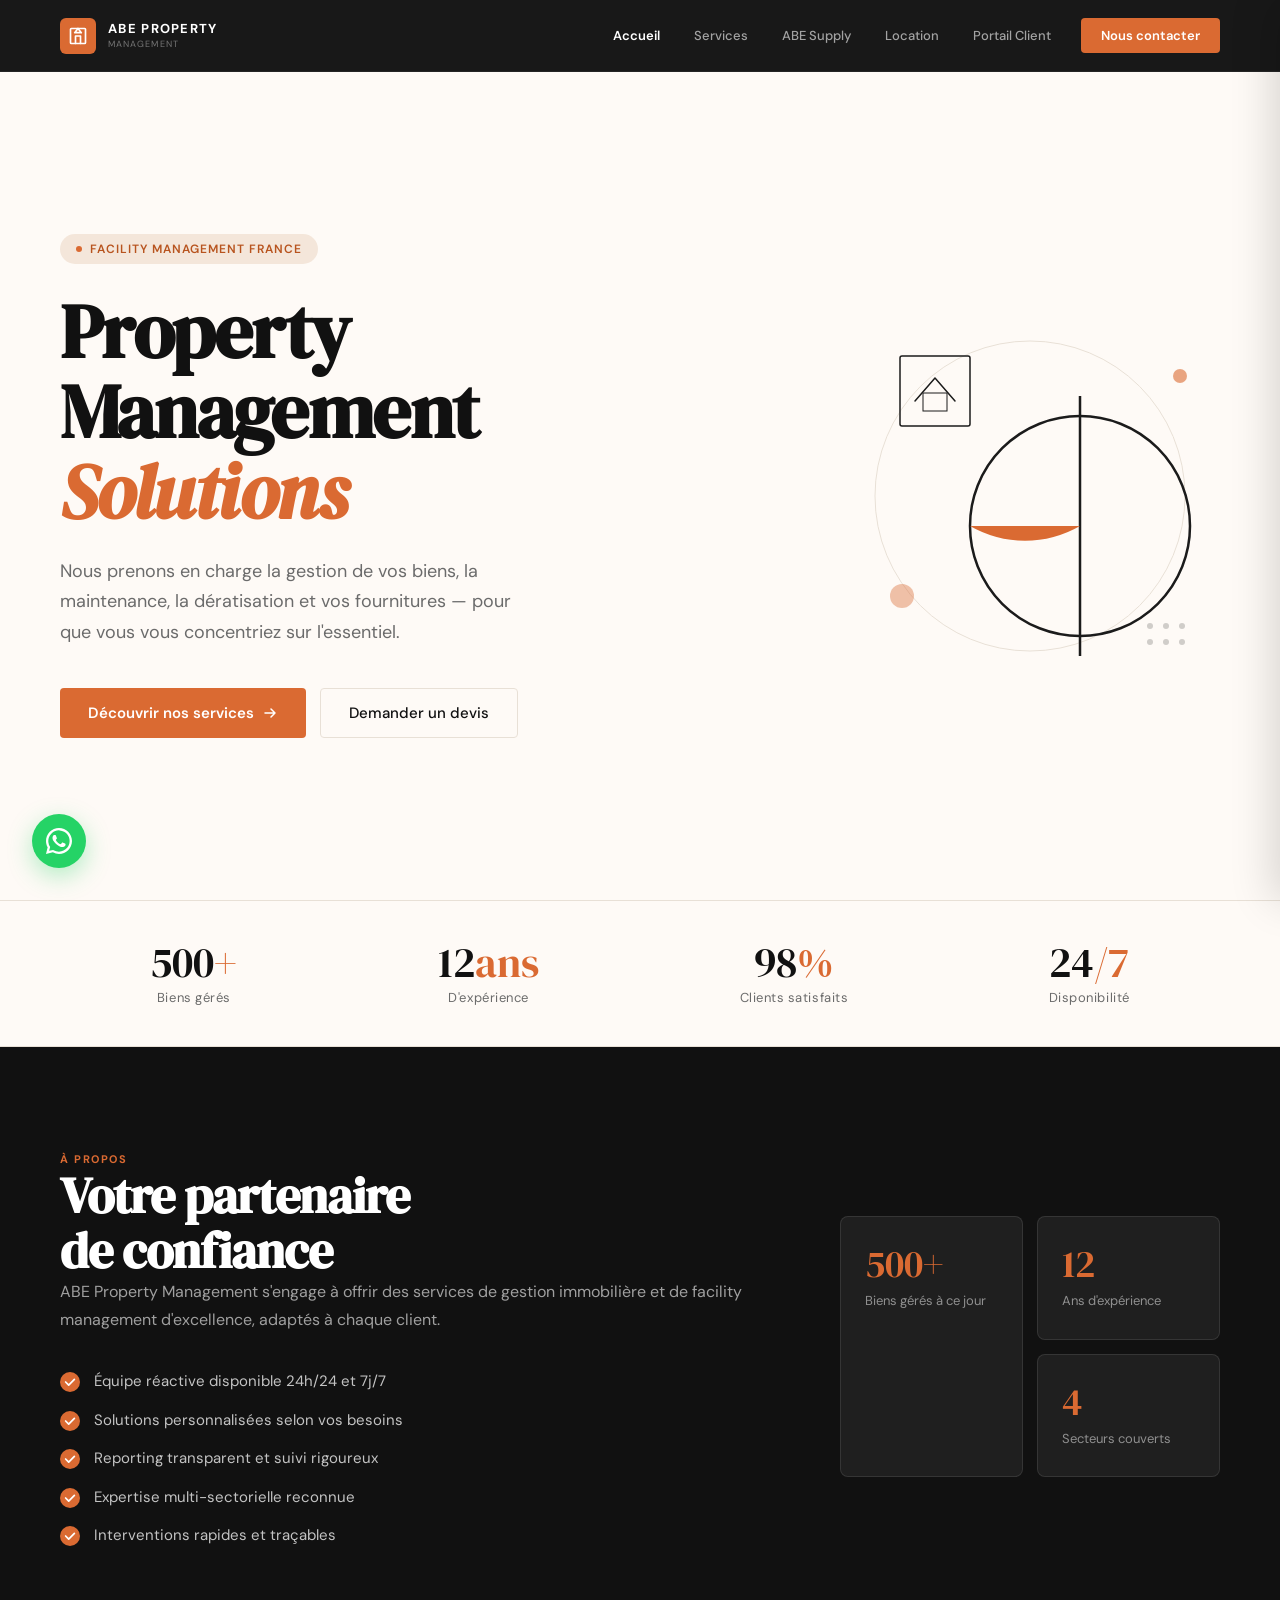
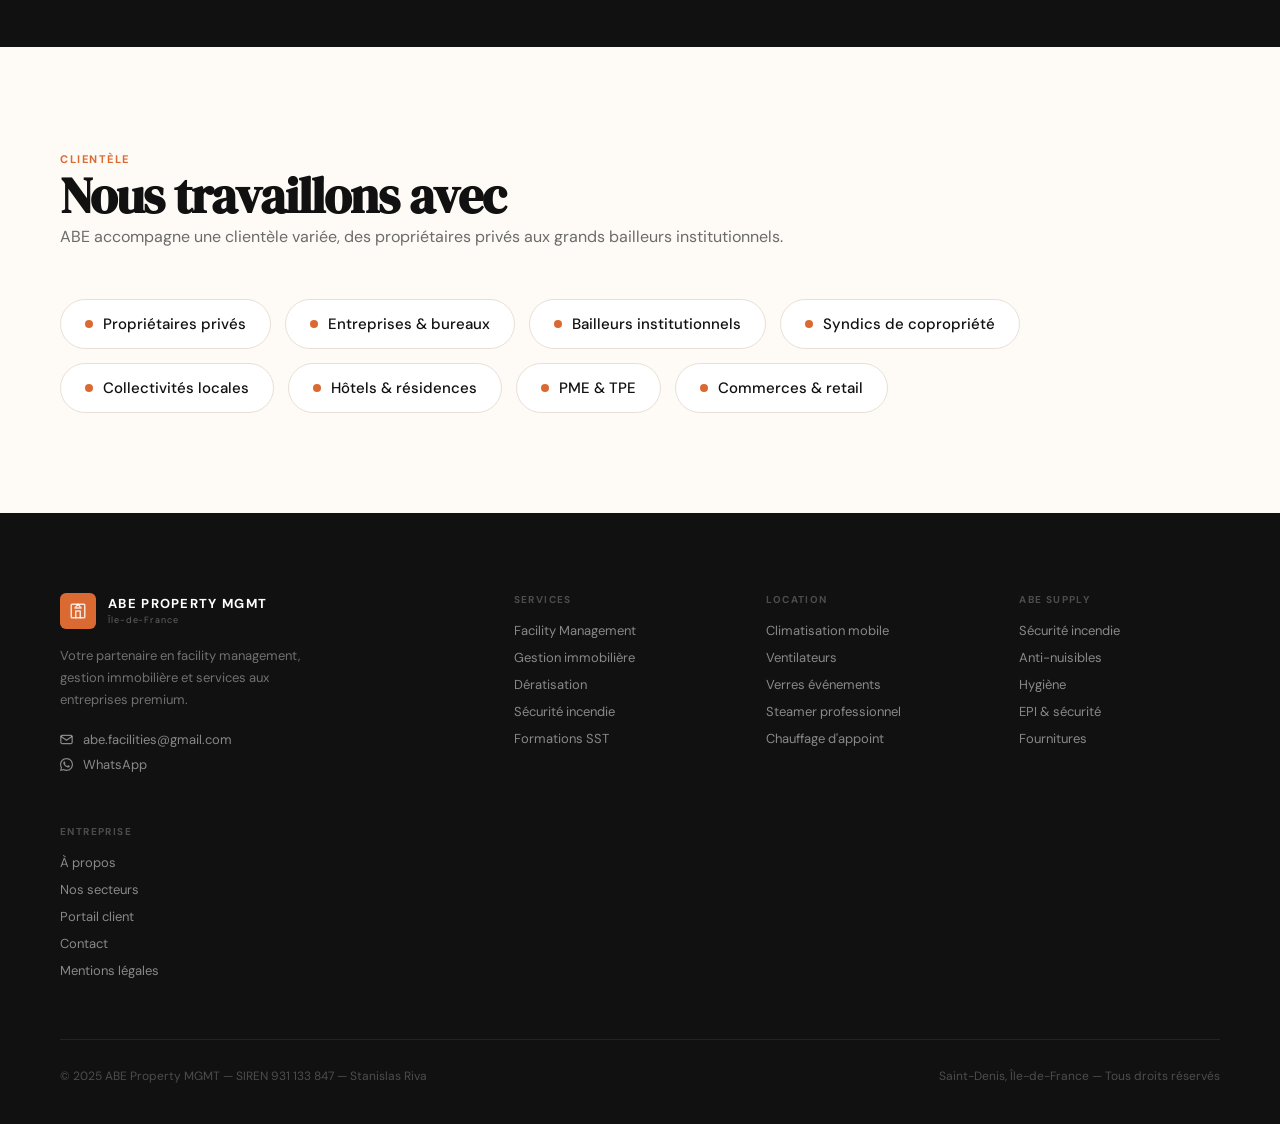
<file: index.html>
<!DOCTYPE html>
<html lang="fr" dir="ltr">
<head>
<meta charset="UTF-8"/>
<meta name="viewport" content="width=device-width, initial-scale=1.0"/>
<meta name="theme-color" content="#111111"/>
<meta property="og:title" content="ABE Property Management — Facility Management Premium"/>
<meta property="og:description" content="Facility management, gestion immobilière et services techniques pour le retail de luxe, l'hôtellerie et l'immobilier premium en Île-de-France."/>
<meta property="og:type" content="website"/>
<meta property="og:url" content="https://abepropertymgmt.com"/>
<meta name="robots" content="index, follow"/>
<link rel="canonical" href="https://abepropertymgmt.com"/>
<title>ABE Property Management — Facility Management Premium</title>
<meta name="description" content="ABE Property Management — Facility management, gestion immobilière et services techniques pour le retail de luxe, l'hôtellerie et l'immobilier premium en Île-de-France."/>
<link href="https://fonts.googleapis.com/css2?family=DM+Sans:wght@300;400;500;600;700&family=DM+Serif+Display:ital@0;1&display=swap" rel="stylesheet"/>
<style>
*,*::before,*::after{box-sizing:border-box;margin:0;padding:0}
:root{
  --cream:#fefaf6;--dark:#111111;--orange:#da6a32;--orange-light:#f4e6da;
  --orange-dark:#b8541f;--mid:#6b6b6b;--border:#e8e0d6;
  --green:#16a34a;--green-light:#dcfce7;--red:#dc2626;--red-light:#fee2e2;
  --blue:#1d4ed8;--blue-light:#dbeafe;
}
html{scroll-behavior:smooth}
body{font-family:'DM Sans',sans-serif;background:var(--cream);color:var(--dark);overflow-x:hidden}

/* HEADER */
header{
  position:fixed;top:0;left:0;right:0;z-index:1000;
  display:flex;justify-content:space-between;align-items:center;
  padding:0 60px;height:72px;
  background:rgba(17,17,17,0.97);backdrop-filter:blur(16px);
  border-bottom:1px solid rgba(255,255,255,0.06);transition:box-shadow 0.3s;
}
header.scrolled{box-shadow:0 4px 24px rgba(0,0,0,0.3)}
.logo{display:flex;align-items:center;gap:12px;cursor:pointer;text-decoration:none}
.logo-mark{width:36px;height:36px;background:var(--orange);border-radius:6px;display:flex;align-items:center;justify-content:center;flex-shrink:0}
.logo-name{font-size:13px;font-weight:700;color:#fff;letter-spacing:0.1em;line-height:1}
.logo-sub{font-size:9px;color:rgba(255,255,255,0.4);letter-spacing:0.12em;text-transform:uppercase;margin-top:3px}
nav{display:flex;align-items:center;gap:2px}
.nav-btn{background:none;border:none;color:rgba(255,255,255,0.6);font-size:13px;font-weight:500;font-family:'DM Sans',sans-serif;padding:8px 16px;border-radius:4px;cursor:pointer;transition:color 0.2s,background 0.2s;display:flex;align-items:center;gap:6px}
.nav-btn:hover{color:#fff;background:rgba(255,255,255,0.06)}
.nav-btn.active{color:#fff;font-weight:600}
.nav-cta{background:var(--orange)!important;color:#fff!important;padding:9px 20px;border-radius:4px;font-weight:600!important;margin-left:12px;transition:background 0.2s,transform 0.15s!important;font-size:13px!important}
.nav-cta:hover{background:var(--orange-dark)!important;transform:translateY(-1px)}
.cart-badge{background:var(--orange);color:#fff;font-size:10px;font-weight:700;width:17px;height:17px;border-radius:50%;display:none;align-items:center;justify-content:center}
.cart-badge.vis{display:flex}

/* PAGES */
.page{display:none;padding-top:72px}
.page.active{display:block}

/* BOUTONS */
.btn-primary{display:inline-flex;align-items:center;gap:8px;background:var(--orange);color:#fff;padding:14px 28px;border-radius:4px;font-size:15px;font-weight:600;border:none;cursor:pointer;font-family:'DM Sans',sans-serif;transition:background 0.2s,transform 0.15s;text-decoration:none}
.btn-primary:hover{background:var(--orange-dark);transform:translateY(-2px)}
.btn-white{display:inline-flex;align-items:center;gap:8px;background:#fff;color:var(--dark);padding:14px 28px;border-radius:4px;font-size:15px;font-weight:600;border:none;cursor:pointer;font-family:'DM Sans',sans-serif;transition:background 0.2s,transform 0.15s}
.btn-white:hover{background:rgba(255,255,255,0.9);transform:translateY(-2px)}
.btn-wa{display:inline-flex;align-items:center;gap:10px;background:#25D366;color:#fff;padding:14px 24px;border-radius:4px;font-size:14px;font-weight:600;text-decoration:none;transition:background 0.2s,transform 0.15s}
.btn-wa:hover{background:#1da855;transform:translateY(-2px)}
.section-label{display:inline-block;font-size:11px;font-weight:700;letter-spacing:0.14em;text-transform:uppercase;color:var(--orange)}
.section-title{font-family:'DM Serif Display',serif;font-size:clamp(32px,4vw,50px);line-height:1.1;letter-spacing:-0.02em;color:var(--dark)}
.section-title em{font-style:italic;color:var(--orange)}
.section-desc{font-size:16px;line-height:1.75;color:var(--mid)}

/* HERO */
.hero{position:relative;min-height:100vh;display:flex;align-items:center;overflow:hidden}
.hero-bg{position:absolute;inset:0;z-index:0}
.hero-bg img{width:100%;height:100%;object-fit:cover;object-position:center 30%}
.hero-overlay{position:absolute;inset:0;background:linear-gradient(110deg,rgba(17,17,17,0.92) 0%,rgba(17,17,17,0.6) 55%,rgba(17,17,17,0.2) 100%)}
.hero-content{position:relative;z-index:2;padding:0 60px;max-width:800px}
.hero-eyebrow{display:inline-flex;align-items:center;gap:10px;background:rgba(218,106,50,0.15);border:1px solid rgba(218,106,50,0.3);color:rgba(255,255,255,0.9);font-size:11px;font-weight:700;letter-spacing:0.12em;text-transform:uppercase;padding:8px 18px;border-radius:100px;margin-bottom:40px}
.hero-eyebrow-dot{width:5px;height:5px;background:var(--orange);border-radius:50%}
.hero-h1{font-family:'DM Serif Display',serif;font-size:clamp(52px,7.5vw,96px);line-height:1.0;letter-spacing:-0.03em;color:#fff;margin-bottom:28px}
.hero-h1 em{font-style:italic;color:var(--orange)}
.hero-p{font-size:18px;line-height:1.75;color:rgba(255,255,255,0.65);max-width:480px;margin-bottom:48px;font-weight:300}
.hero-btns{display:flex;gap:14px;flex-wrap:wrap}
.hero-scroll{position:absolute;bottom:44px;left:60px;z-index:2;display:flex;flex-direction:column;align-items:center;gap:10px}
.hero-scroll-line{width:1px;height:52px;background:linear-gradient(to bottom,rgba(218,106,50,0.8),transparent);animation:pulse 2s ease infinite}
@keyframes pulse{0%,100%{opacity:0.4}50%{opacity:1}}
.hero-scroll span{font-size:9px;letter-spacing:0.18em;text-transform:uppercase;color:rgba(255,255,255,0.3)}

/* TRUST BAR */
.trust-bar{background:rgba(17,17,17,0.98);display:flex;align-items:center;justify-content:center;padding:22px 60px;flex-wrap:wrap;border-bottom:1px solid rgba(255,255,255,0.06)}
.trust-item{display:flex;align-items:center;gap:10px;color:rgba(255,255,255,0.6);font-size:13px;font-weight:500;padding:6px 36px;white-space:nowrap}
.trust-item svg{color:var(--orange);flex-shrink:0}
.trust-sep{width:1px;height:22px;background:rgba(255,255,255,0.1)}

/* INTRO */
.intro-section{padding:120px 60px;text-align:center;background:var(--cream)}
.intro-inner{max-width:760px;margin:0 auto}
.intro-title{font-family:'DM Serif Display',serif;font-size:clamp(38px,5vw,62px);line-height:1.08;letter-spacing:-0.02em;color:var(--dark);margin:16px 0 28px}
.intro-title em{font-style:italic;color:var(--orange)}
.intro-desc{font-size:18px;line-height:1.8;color:var(--mid);max-width:600px;margin:0 auto}

/* DIVISIONS */
.divisions{padding:0 60px 120px;background:var(--cream)}
.div-grid{display:grid;grid-template-columns:repeat(3,1fr);border:1px solid var(--border);border-radius:16px;overflow:hidden;box-shadow:0 24px 60px rgba(0,0,0,0.06)}
.div-card{padding:52px 44px;display:flex;flex-direction:column}
.div-card:nth-child(1){background:var(--dark)}
.div-card:nth-child(2){background:var(--orange)}
.div-card:nth-child(3){background:#fff;border-left:1px solid var(--border)}
.div-icon{width:48px;height:48px;border-radius:10px;display:flex;align-items:center;justify-content:center;margin-bottom:28px}
.div-card:nth-child(1) .div-icon{background:rgba(255,255,255,0.07);color:#fff}
.div-card:nth-child(2) .div-icon{background:rgba(255,255,255,0.15);color:#fff}
.div-card:nth-child(3) .div-icon{background:var(--orange-light);color:var(--orange)}
.div-tag{font-size:10px;font-weight:700;letter-spacing:0.14em;text-transform:uppercase;margin-bottom:14px}
.div-card:nth-child(1) .div-tag{color:var(--orange)}
.div-card:nth-child(2) .div-tag{color:rgba(255,255,255,0.6)}
.div-card:nth-child(3) .div-tag{color:var(--orange)}
.div-title{font-family:'DM Serif Display',serif;font-size:24px;line-height:1.2;margin-bottom:16px}
.div-card:nth-child(1) .div-title,.div-card:nth-child(2) .div-title{color:#fff}
.div-card:nth-child(3) .div-title{color:var(--dark)}
.div-desc{font-size:14px;line-height:1.75;margin-bottom:28px}
.div-card:nth-child(1) .div-desc{color:rgba(255,255,255,0.5)}
.div-card:nth-child(2) .div-desc{color:rgba(255,255,255,0.8)}
.div-card:nth-child(3) .div-desc{color:var(--mid)}
.div-list{list-style:none;display:flex;flex-direction:column;gap:10px;flex:1;margin-bottom:36px}
.div-list li{font-size:13px;padding-left:16px;position:relative;line-height:1.5}
.div-list li::before{content:'—';position:absolute;left:0;font-weight:700}
.div-card:nth-child(1) .div-list li{color:rgba(255,255,255,0.55)}
.div-card:nth-child(1) .div-list li::before{color:var(--orange)}
.div-card:nth-child(2) .div-list li{color:rgba(255,255,255,0.85)}
.div-card:nth-child(2) .div-list li::before{color:rgba(255,255,255,0.4)}
.div-card:nth-child(3) .div-list li{color:var(--mid)}
.div-card:nth-child(3) .div-list li::before{color:var(--orange)}
.div-btn{align-self:flex-start;padding:11px 22px;border-radius:5px;font-size:13px;font-weight:700;font-family:'DM Sans',sans-serif;cursor:pointer;border:none;transition:all 0.2s}
.div-card:nth-child(1) .div-btn{background:#fff;color:var(--dark)}
.div-card:nth-child(1) .div-btn:hover{background:var(--orange);color:#fff}
.div-card:nth-child(2) .div-btn{background:rgba(255,255,255,0.15);color:#fff;border:1.5px solid rgba(255,255,255,0.25)}
.div-card:nth-child(2) .div-btn:hover{background:#fff;color:var(--orange)}
.div-card:nth-child(3) .div-btn{background:transparent;color:var(--mid);border:1.5px solid var(--border)}
.div-card:nth-child(3) .div-btn:hover{border-color:var(--orange);color:var(--orange);background:var(--orange-light)}

/* WHY */
.why{background:var(--dark);padding:120px 60px}
.why-inner{display:flex;gap:100px;align-items:flex-start;flex-wrap:wrap}
.why-left{flex:0 0 300px}
.why-right{flex:1;display:grid;grid-template-columns:1fr 1fr;gap:32px 48px}
.why-item{display:flex;gap:16px;align-items:flex-start}
.why-ico{width:40px;height:40px;border-radius:8px;flex-shrink:0;background:rgba(218,106,50,0.12);color:var(--orange);display:flex;align-items:center;justify-content:center}
.why-item-title{font-size:15px;font-weight:700;color:#fff;margin-bottom:7px}
.why-item-desc{font-size:13px;color:rgba(255,255,255,0.45);line-height:1.65}

/* STATS */
.stats{background:var(--cream);padding:80px 60px;border-top:1px solid var(--border);border-bottom:1px solid var(--border);display:flex;align-items:center;justify-content:center;flex-wrap:wrap}
.stat-item{text-align:center;padding:0 70px}
.stat-num{font-family:'DM Serif Display',serif;font-size:58px;color:var(--dark);line-height:1;margin-bottom:8px}
.stat-num span{color:var(--orange)}
.stat-lbl{font-size:12px;color:var(--mid);letter-spacing:0.08em;text-transform:uppercase;font-weight:600}
.stat-sep{width:1px;height:64px;background:var(--border)}

/* SECTEURS */
.sectors{background:#fff;padding:120px 60px}
.sectors-inner{display:flex;gap:100px;align-items:flex-start;flex-wrap:wrap}
.sectors-left{flex:0 0 280px}
.sectors-right{flex:1;display:grid;grid-template-columns:repeat(3,1fr);gap:14px}
.sector-card{border:1px solid var(--border);border-radius:10px;padding:24px 20px;transition:border-color 0.2s,box-shadow 0.2s,transform 0.2s}
.sector-card:hover{border-color:var(--orange);box-shadow:0 0 0 3px var(--orange-light);transform:translateY(-2px)}
.sc-icon{font-size:28px;margin-bottom:12px}
.sc-title{font-size:14px;font-weight:700;color:var(--dark);margin-bottom:6px}
.sc-desc{font-size:12px;color:var(--mid);line-height:1.55}

/* CTA */
.cta-section{background:var(--orange);padding:120px 60px;text-align:center}
.cta-inner{max-width:580px;margin:0 auto}
.cta-title{font-family:'DM Serif Display',serif;font-size:clamp(36px,4.5vw,56px);color:#fff;line-height:1.1;letter-spacing:-0.02em;margin-bottom:20px}
.cta-desc{font-size:17px;color:rgba(255,255,255,0.78);line-height:1.7;margin-bottom:40px}
.cta-btns{display:flex;gap:14px;justify-content:center;flex-wrap:wrap}

/* PAGE HERO DARK */
.page-hero{background:var(--dark);padding:100px 60px 80px;position:relative;overflow:hidden}
.page-hero::after{content:'';position:absolute;top:-50%;right:-10%;width:700px;height:700px;background:radial-gradient(circle,rgba(218,106,50,0.07) 0%,transparent 65%);pointer-events:none}
.page-hero-inner{position:relative;z-index:1;max-width:680px}
.page-hero-title{font-family:'DM Serif Display',serif;font-size:clamp(38px,5vw,64px);color:#fff;line-height:1.07;letter-spacing:-0.02em;margin:16px 0 20px}
.page-hero-desc{font-size:17px;color:rgba(255,255,255,0.6);line-height:1.7;max-width:520px}

/* SERVICES */
.svc-section{padding:100px 60px;background:var(--cream)}
.svc-header{display:flex;justify-content:space-between;align-items:flex-end;margin-bottom:64px;flex-wrap:wrap;gap:32px}
.svc-grid{display:grid;grid-template-columns:repeat(3,1fr);gap:2px;background:var(--border);border:1px solid var(--border);border-radius:12px;overflow:hidden}
.svc-card{background:var(--cream);transition:background 0.25s}
.svc-card:hover{background:#fff}
.svc-img{width:100%;height:180px;object-fit:cover;display:block}
.svc-body{padding:32px 28px}
.svc-icon{width:44px;height:44px;background:var(--orange-light);border-radius:8px;display:flex;align-items:center;justify-content:center;margin-bottom:18px}
.svc-icon svg{width:22px;height:22px;color:var(--orange)}
.svc-card h3{font-size:17px;font-weight:700;color:var(--dark);margin-bottom:10px}
.svc-card p{font-size:13px;line-height:1.7;color:var(--mid)}
.svc-tag{display:inline-block;margin-top:14px;font-size:11px;font-weight:700;letter-spacing:0.08em;text-transform:uppercase;color:var(--orange)}

/* PROCESS */
.process-section{padding:100px 60px;background:#fff}
.process-grid{display:grid;grid-template-columns:repeat(4,1fr);gap:2px;background:var(--border);border-radius:10px;border:1px solid var(--border);overflow:hidden;margin-top:52px}
.process-step{background:var(--cream);padding:40px 32px;transition:background 0.2s}
.process-step:hover{background:#fff}
.process-num{font-family:'DM Serif Display',serif;font-size:52px;color:var(--orange);opacity:0.25;line-height:1;margin-bottom:20px}
.process-step h3{font-size:16px;font-weight:700;color:var(--dark);margin-bottom:10px}
.process-step p{font-size:13px;line-height:1.7;color:var(--mid)}

/* SUPPLY */
.supply-hero-badges{display:flex;gap:24px;margin-top:24px;flex-wrap:wrap}
.supply-badge{display:flex;align-items:center;gap:8px;color:rgba(255,255,255,0.65);font-size:13px}
.supply-badge svg{color:var(--orange)}
.supply-body{padding:52px 60px 80px;display:flex;gap:40px;align-items:flex-start}
.supply-sidebar{flex:0 0 210px;position:sticky;top:96px}
.supply-sidebar h3{font-size:11px;font-weight:700;letter-spacing:0.12em;text-transform:uppercase;color:var(--mid);margin-bottom:16px}
.filter-list{display:flex;flex-direction:column;gap:6px}
.filter-btn{display:flex;align-items:center;gap:10px;background:transparent;border:1.5px solid var(--border);border-radius:6px;padding:10px 14px;font-size:13px;font-weight:500;font-family:'DM Sans',sans-serif;color:var(--mid);cursor:pointer;transition:all 0.2s;text-align:left}
.filter-btn:hover{border-color:var(--orange);color:var(--orange);background:var(--orange-light)}
.filter-btn.active{background:var(--orange);border-color:var(--orange);color:#fff}
.supply-area{flex:1}
.supply-toolbar{display:flex;justify-content:space-between;align-items:center;margin-bottom:24px}
.supply-count{font-size:14px;color:var(--mid)}

/* PRODUITS */
.product-grid{display:grid;grid-template-columns:repeat(auto-fill,minmax(220px,1fr));gap:18px}
.prod-card{background:#fff;border:1px solid var(--border);border-radius:10px;overflow:hidden;display:flex;flex-direction:column;transition:transform 0.2s,box-shadow 0.2s}
.prod-card:hover{transform:translateY(-3px);box-shadow:0 12px 32px rgba(0,0,0,0.08)}
.prod-card.hidden{display:none}
.prod-img{height:120px;display:flex;align-items:center;justify-content:center;font-size:48px}
.prod-body{padding:18px;display:flex;flex-direction:column;flex:1}
.prod-cat{font-size:11px;font-weight:700;letter-spacing:0.08em;text-transform:uppercase;color:var(--orange);margin-bottom:6px}
.prod-body h4{font-size:15px;font-weight:700;color:var(--dark);margin-bottom:8px}
.prod-body p{font-size:13px;line-height:1.6;color:var(--mid);flex:1}
.prod-footer{display:flex;align-items:center;justify-content:space-between;margin-top:16px;padding-top:12px;border-top:1px solid var(--border)}
.prod-price{font-size:20px;font-weight:700;color:var(--dark)}
.prod-ht{font-size:11px;font-weight:400;color:var(--mid)}
.prod-btn{background:var(--dark);color:#fff;border:none;padding:8px 14px;border-radius:4px;font-size:12px;font-weight:600;font-family:'DM Sans',sans-serif;cursor:pointer;transition:background 0.2s}
.prod-btn:hover{background:var(--orange)}
.prod-btn.added{background:#22c55e}

/* RENTAL */
.rental-teaser{background:var(--dark);padding:100px 60px}
.rental-inner{display:flex;gap:80px;align-items:center;flex-wrap:wrap}
.rental-text{flex:1;min-width:280px}
.rental-grid{flex:0 0 380px;display:grid;grid-template-columns:1fr 1fr;gap:10px}
.rental-item{display:flex;align-items:center;gap:12px;background:rgba(255,255,255,0.04);border:1px solid rgba(255,255,255,0.07);border-radius:8px;padding:16px 18px;font-size:13px;color:rgba(255,255,255,0.65);font-weight:500;transition:background 0.2s,border-color 0.2s}
.rental-item:hover{background:rgba(218,106,50,0.1);border-color:rgba(218,106,50,0.25)}

/* CART */
.cart-overlay{position:fixed;inset:0;background:rgba(0,0,0,0.5);z-index:2000;opacity:0;pointer-events:none;transition:opacity 0.3s}
.cart-overlay.open{opacity:1;pointer-events:all}
.cart-panel{position:fixed;top:0;right:0;bottom:0;width:420px;max-width:95vw;background:#fff;z-index:2001;transform:translateX(100%);transition:transform 0.35s cubic-bezier(0.4,0,0.2,1);display:flex;flex-direction:column;box-shadow:-8px 0 40px rgba(0,0,0,0.15)}
.cart-panel.open{transform:translateX(0)}
.cart-header{display:flex;justify-content:space-between;align-items:center;padding:24px 28px;border-bottom:1px solid var(--border)}
.cart-header h3{font-size:18px;font-weight:700;color:var(--dark)}
.cart-close{background:none;border:none;cursor:pointer;color:var(--mid);padding:4px;border-radius:4px}
.cart-items{flex:1;overflow-y:auto;padding:20px 28px}
.cart-empty{text-align:center;padding:60px 20px;color:var(--mid)}
.cart-empty-icon{font-size:48px;margin-bottom:16px}
.cart-item{display:flex;align-items:center;gap:14px;padding:14px 0;border-bottom:1px solid var(--border)}
.ci-emoji{font-size:32px;flex-shrink:0}
.ci-info{flex:1}
.ci-name{font-size:14px;font-weight:600;color:var(--dark);margin-bottom:4px}
.ci-price{font-size:13px;color:var(--mid)}
.ci-qty{display:flex;align-items:center;gap:8px}
.qty-btn{width:28px;height:28px;border:1.5px solid var(--border);border-radius:4px;background:none;cursor:pointer;font-size:16px;font-weight:600;color:var(--dark);display:flex;align-items:center;justify-content:center;transition:border-color 0.2s}
.qty-btn:hover{border-color:var(--orange);color:var(--orange)}
.qty-num{font-size:14px;font-weight:700;min-width:20px;text-align:center}
.cart-footer{padding:20px 28px 28px;border-top:1px solid var(--border)}
.cart-total-row{display:flex;justify-content:space-between;align-items:center;margin-bottom:16px}
.cart-total-lbl{font-size:14px;color:var(--mid)}
.cart-total-amt{font-size:24px;font-weight:700;color:var(--dark)}
.cart-checkout{width:100%;background:var(--orange);color:#fff;border:none;padding:16px;border-radius:6px;font-size:15px;font-weight:600;font-family:'DM Sans',sans-serif;cursor:pointer;transition:background 0.2s}
.cart-checkout:hover{background:var(--orange-dark)}
.cart-note{font-size:12px;color:var(--mid);text-align:center;margin-top:10px}
.cart-float{position:fixed;bottom:32px;right:32px;z-index:500;background:var(--dark);color:#fff;border:none;border-radius:50px;padding:14px 22px;font-size:14px;font-weight:600;font-family:'DM Sans',sans-serif;cursor:pointer;display:none;align-items:center;gap:10px;box-shadow:0 8px 24px rgba(0,0,0,0.2);transition:transform 0.2s,background 0.2s}
.cart-float:hover{background:var(--orange);transform:translateY(-2px)}
.cart-float.vis{display:flex}
.cart-float-badge{background:var(--orange);color:#fff;font-size:11px;font-weight:700;width:20px;height:20px;border-radius:50%;display:flex;align-items:center;justify-content:center}

/* CONTACT */
.contact-section{padding:80px 60px;background:var(--cream)}
.contact-inner{display:flex;gap:80px;align-items:flex-start;flex-wrap:wrap}
.contact-left{flex:1;min-width:280px}
.contact-links{display:flex;flex-direction:column;gap:16px;margin-top:32px}
.contact-link{display:flex;align-items:center;gap:14px;font-size:15px;font-weight:500;color:var(--dark);text-decoration:none;padding:16px 20px;background:#fff;border:1px solid var(--border);border-radius:8px;transition:border-color 0.2s,box-shadow 0.2s}
.contact-link:hover{border-color:var(--orange);box-shadow:0 0 0 3px var(--orange-light)}
.contact-link-icon{width:38px;height:38px;border-radius:8px;display:flex;align-items:center;justify-content:center;flex-shrink:0}
.contact-form-wrap{flex:0 0 460px;background:#fff;border-radius:12px;padding:44px;border:1px solid var(--border);box-shadow:0 24px 60px rgba(0,0,0,0.06)}
.contact-form-wrap h3{font-size:20px;font-weight:700;color:var(--dark);margin-bottom:6px}
.contact-form-wrap > p{font-size:14px;color:var(--mid);margin-bottom:28px}
.form-row{display:flex;gap:12px}
.form-group{display:flex;flex-direction:column;gap:6px;flex:1;margin-bottom:14px}
.form-group label{font-size:11px;font-weight:700;letter-spacing:0.07em;text-transform:uppercase;color:var(--mid)}
.form-group input,.form-group select,.form-group textarea{background:var(--cream);border:1.5px solid var(--border);border-radius:6px;padding:11px 14px;font-size:14px;font-family:'DM Sans',sans-serif;color:var(--dark);outline:none;transition:border-color 0.2s}
.form-group input:focus,.form-group select:focus,.form-group textarea:focus{border-color:var(--orange)}
.form-group textarea{resize:vertical;min-height:100px}
.form-submit{width:100%;background:var(--orange);color:#fff;border:none;padding:15px;border-radius:6px;font-size:15px;font-weight:600;font-family:'DM Sans',sans-serif;cursor:pointer;transition:background 0.2s;margin-top:4px}
.form-submit:hover{background:var(--orange-dark)}
.form-success{display:none;margin-top:12px;padding:12px;background:#eaf3de;color:#3B6D11;border-radius:6px;font-size:13px;text-align:center}
.mentions-section{padding:60px;background:var(--cream);border-top:1px solid var(--border)}

/* PORTAIL */
#portail-login-page{min-height:calc(100vh - 72px);display:flex;align-items:center;justify-content:center;background:var(--dark);padding:40px 24px}
.login-box{background:#fff;border-radius:14px;padding:52px 48px;width:100%;max-width:420px;box-shadow:0 32px 80px rgba(0,0,0,0.4)}
.login-logo{text-align:center;margin-bottom:36px}
.login-logo-icon{width:56px;height:56px;background:var(--orange);border-radius:12px;display:flex;align-items:center;justify-content:center;margin:0 auto 16px}
.login-logo h1{font-family:'DM Serif Display',serif;font-size:22px;color:var(--dark);margin-bottom:4px}
.login-logo p{font-size:13px;color:var(--mid)}
.lbl{display:block;font-size:11px;font-weight:700;letter-spacing:0.07em;text-transform:uppercase;color:var(--mid);margin-bottom:6px}
.linput{width:100%;background:var(--cream);border:1.5px solid var(--border);border-radius:6px;padding:12px 14px;font-size:14px;font-family:'DM Sans',sans-serif;color:var(--dark);outline:none;transition:border-color 0.2s;margin-bottom:16px}
.linput:focus{border-color:var(--orange)}
.lbtn{width:100%;background:var(--orange);color:#fff;border:none;padding:14px;border-radius:6px;font-size:15px;font-weight:600;font-family:'DM Sans',sans-serif;cursor:pointer;transition:background 0.2s}
.lbtn:hover{background:var(--orange-dark)}
.lerr{background:var(--red-light);color:var(--red);font-size:13px;padding:10px 14px;border-radius:6px;margin-top:12px;display:none;text-align:center}
#app-page{display:none}
.layout{display:flex;min-height:calc(100vh - 72px)}
.sidebar{width:240px;background:var(--dark);color:#fff;display:flex;flex-direction:column;position:fixed;top:72px;left:0;bottom:0;z-index:100;border-right:1px solid rgba(255,255,255,0.05)}
.sl{padding:24px 20px 18px;border-bottom:1px solid rgba(255,255,255,0.07)}
.sl-top{display:flex;align-items:center;gap:10px;margin-bottom:4px}
.sl-icon{width:30px;height:30px;background:var(--orange);border-radius:6px;display:flex;align-items:center;justify-content:center;flex-shrink:0}
.sl-name{font-size:12px;font-weight:700;color:#fff;letter-spacing:0.07em}
.sl-client{font-size:11px;color:rgba(255,255,255,0.4);padding-left:40px;margin-top:2px}
.snav{flex:1;padding:14px 10px;display:flex;flex-direction:column;gap:2px}
.stitle{font-size:10px;font-weight:700;letter-spacing:0.12em;text-transform:uppercase;color:rgba(255,255,255,0.22);padding:12px 10px 6px}
.sbtn{display:flex;align-items:center;gap:10px;padding:9px 12px;border-radius:6px;font-size:13px;font-weight:500;color:rgba(255,255,255,0.55);cursor:pointer;border:none;background:none;font-family:'DM Sans',sans-serif;transition:all 0.15s;text-align:left;width:100%}
.sbtn:hover{background:rgba(255,255,255,0.05);color:#fff}
.sbtn.active{background:var(--orange);color:#fff}
.sfooter{padding:14px 10px;border-top:1px solid rgba(255,255,255,0.07)}
.cart-side{background:rgba(255,255,255,0.05);border-radius:8px;padding:12px;margin-bottom:8px;display:none}
.cart-side.vis{display:block}
.cs-title{font-size:10px;font-weight:700;text-transform:uppercase;letter-spacing:0.08em;color:rgba(255,255,255,0.35);margin-bottom:6px}
.cs-total{font-size:20px;font-weight:700;color:#fff}
.cs-count{font-size:11px;color:rgba(255,255,255,0.4);margin-top:2px}
.cs-btn{width:100%;background:var(--orange);color:#fff;border:none;padding:10px;border-radius:6px;font-size:12px;font-weight:600;font-family:'DM Sans',sans-serif;cursor:pointer;transition:background 0.2s;margin-bottom:8px}
.cs-btn:hover{background:var(--orange-dark)}
.logout-btn{display:flex;align-items:center;gap:8px;padding:9px 12px;border-radius:6px;font-size:12px;color:rgba(255,255,255,0.35);cursor:pointer;border:none;background:none;font-family:'DM Sans',sans-serif;transition:all 0.15s;width:100%}
.logout-btn:hover{color:rgba(255,255,255,0.7);background:rgba(255,255,255,0.04)}
.main{margin-left:240px;flex:1;padding:40px 48px;min-height:calc(100vh - 72px)}
.panel{display:none}
.panel.active{display:block}
.ph{margin-bottom:32px}
.ph h2{font-family:'DM Serif Display',serif;font-size:28px;color:var(--dark);margin-bottom:6px}
.ph p{font-size:15px;color:var(--mid)}
.pfilters{display:flex;gap:8px;flex-wrap:wrap;margin-bottom:28px}
.pfb{background:#fff;border:1.5px solid var(--border);border-radius:100px;padding:8px 18px;font-size:13px;font-weight:600;font-family:'DM Sans',sans-serif;color:var(--mid);cursor:pointer;transition:all 0.2s}
.pfb:hover{border-color:var(--orange);color:var(--orange)}
.pfb.active{background:var(--orange);border-color:var(--orange);color:#fff}
.pgrid{display:grid;grid-template-columns:repeat(auto-fill,minmax(210px,1fr));gap:18px}
.pc{background:#fff;border:1px solid var(--border);border-radius:10px;overflow:hidden;display:flex;flex-direction:column;transition:transform 0.2s,box-shadow 0.2s}
.pc:hover{transform:translateY(-2px);box-shadow:0 8px 24px rgba(0,0,0,0.08)}
.pc.hidden{display:none}
.pi{height:110px;display:flex;align-items:center;justify-content:center;font-size:44px}
.pb{padding:16px;display:flex;flex-direction:column;flex:1}
.pcat{font-size:10px;font-weight:700;letter-spacing:0.08em;text-transform:uppercase;color:var(--orange);margin-bottom:6px}
.pb h4{font-size:14px;font-weight:700;color:var(--dark);margin-bottom:6px}
.pb p{font-size:12px;line-height:1.55;color:var(--mid);flex:1}
.pfoot{display:flex;align-items:center;justify-content:space-between;margin-top:14px;padding-top:12px;border-top:1px solid var(--border)}
.ppr{font-size:18px;font-weight:700;color:var(--dark)}
.pht{font-size:11px;font-weight:400;color:var(--mid)}
.qc{display:flex;align-items:center;gap:6px}
.qb{width:26px;height:26px;border:1.5px solid var(--border);border-radius:4px;background:none;cursor:pointer;font-size:14px;font-weight:600;color:var(--dark);display:flex;align-items:center;justify-content:center;transition:all 0.15s}
.qb:hover{border-color:var(--orange);color:var(--orange)}
.qn{font-size:14px;font-weight:700;min-width:20px;text-align:center}
.ab{background:var(--dark);color:#fff;border:none;padding:7px 12px;border-radius:5px;font-size:11px;font-weight:600;font-family:'DM Sans',sans-serif;cursor:pointer;transition:background 0.2s;white-space:nowrap}
.ab:hover{background:var(--orange)}
.ab.added{background:#22c55e}
.ctable{background:#fff;border:1px solid var(--border);border-radius:10px;overflow:hidden}
.cth{display:grid;grid-template-columns:1fr 120px 90px 80px;padding:12px 20px;background:var(--cream);border-bottom:1px solid var(--border);font-size:11px;font-weight:700;letter-spacing:0.08em;text-transform:uppercase;color:var(--mid);gap:12px}
.crow{display:grid;grid-template-columns:1fr 120px 90px 80px;padding:16px 20px;border-bottom:1px solid var(--border);align-items:center;gap:12px}
.crow:last-child{border-bottom:none}
.cprod{display:flex;align-items:center;gap:12px}
.cpn{font-size:14px;font-weight:600;color:var(--dark)}
.cpc{font-size:12px;color:var(--mid)}
.cqc{display:flex;align-items:center;gap:8px}
.clt{font-size:15px;font-weight:700;color:var(--dark)}
.rmb{background:none;border:none;cursor:pointer;color:var(--mid);transition:color 0.15s;padding:4px}
.rmb:hover{color:var(--red)}
.cfbar{background:#fff;border:1px solid var(--border);border-radius:10px;padding:20px 24px;margin-top:16px;display:flex;justify-content:space-between;align-items:center}
.ctlbl{font-size:13px;color:var(--mid);margin-bottom:4px}
.ctamt{font-size:28px;font-weight:700;color:var(--dark)}
.cttva{font-size:12px;color:var(--mid);margin-top:2px}
.vbtn{background:var(--orange);color:#fff;border:none;padding:14px 32px;border-radius:6px;font-size:15px;font-weight:600;font-family:'DM Sans',sans-serif;cursor:pointer;transition:background 0.2s;display:flex;align-items:center;gap:8px}
.vbtn:hover{background:var(--orange-dark)}
.olist{display:flex;flex-direction:column;gap:12px}
.ocard{background:#fff;border:1px solid var(--border);border-radius:10px;padding:20px 24px}
.ocardh{display:flex;justify-content:space-between;align-items:center;margin-bottom:12px}
.onum{font-size:14px;font-weight:700;color:var(--dark)}
.odate{font-size:13px;color:var(--mid)}
.ostatus{display:inline-flex;align-items:center;gap:6px;padding:4px 12px;border-radius:100px;font-size:12px;font-weight:600}
.sp{background:#fef9c3;color:#854d0e}.si{background:var(--blue-light);color:var(--blue)}.sa{background:var(--green-light);color:var(--green)}
.oisum{font-size:13px;color:var(--mid);line-height:1.7}
.otl{display:flex;justify-content:space-between;align-items:center;margin-top:12px;padding-top:12px;border-top:1px solid var(--border)}
.otll{font-size:13px;color:var(--mid)}
.otlv{font-size:16px;font-weight:700;color:var(--dark)}
.ptag{display:inline-flex;align-items:center;gap:5px;padding:3px 9px;border-radius:4px;font-size:11px;font-weight:600}
.tv{background:var(--blue-light);color:var(--blue)}.ti{background:var(--orange-light);color:var(--orange-dark)}
.abadge{display:inline-flex;align-items:center;gap:6px;background:var(--orange-light);color:var(--orange-dark);font-size:11px;font-weight:700;letter-spacing:0.06em;text-transform:uppercase;padding:4px 10px;border-radius:4px;margin-bottom:20px}
.aorders{display:flex;flex-direction:column;gap:14px}
.aocard{background:#fff;border:1px solid var(--border);border-radius:10px;overflow:hidden}
.aoh{display:flex;justify-content:space-between;align-items:center;padding:16px 20px;border-bottom:1px solid var(--border);background:var(--cream)}
.aonum{font-size:14px;font-weight:700;color:var(--dark)}
.aocl{font-size:13px;color:var(--mid);margin-top:2px}
.aobody{padding:16px 20px}
.ait{width:100%;border-collapse:collapse}
.ait th{font-size:11px;font-weight:700;letter-spacing:0.08em;text-transform:uppercase;color:var(--mid);text-align:left;padding:0 0 8px}
.ait td{font-size:13px;color:var(--dark);padding:6px 0;border-top:1px solid var(--border)}
.aotr{display:flex;justify-content:space-between;align-items:center;padding:12px 20px;background:var(--cream);border-top:1px solid var(--border)}
.aotl{font-size:13px;color:var(--mid)}
.aotv{font-size:18px;font-weight:700;color:var(--dark)}
.aoact{display:flex;gap:8px;padding:12px 20px;border-top:1px solid var(--border);flex-wrap:wrap}
.admbtn{padding:8px 16px;border-radius:5px;font-size:12px;font-weight:600;font-family:'DM Sans',sans-serif;cursor:pointer;border:1.5px solid;transition:all 0.15s;text-decoration:none;display:inline-flex;align-items:center;gap:6px}
.bi{background:var(--blue-light);border-color:var(--blue);color:var(--blue)}.bi:hover{background:var(--blue);color:#fff}
.bp{background:var(--green-light);border-color:var(--green);color:var(--green)}.bp:hover{background:var(--green);color:#fff}
.bd{background:var(--red-light);border-color:var(--red);color:var(--red)}.bd:hover{background:var(--red);color:#fff}
.moverlay{position:fixed;inset:0;background:rgba(0,0,0,0.55);z-index:1000;display:flex;align-items:center;justify-content:center;padding:24px;opacity:0;pointer-events:none;transition:opacity 0.25s}
.moverlay.open{opacity:1;pointer-events:all}
.modal{background:#fff;border-radius:14px;padding:40px;width:100%;max-width:500px;transform:translateY(16px);transition:transform 0.25s;box-shadow:0 32px 80px rgba(0,0,0,0.3)}
.moverlay.open .modal{transform:translateY(0)}
.modal h3{font-family:'DM Serif Display',serif;font-size:22px;color:var(--dark);margin-bottom:8px}
.modal > p{font-size:14px;color:var(--mid);margin-bottom:24px;line-height:1.6}
.mlbl{display:block;font-size:11px;font-weight:700;letter-spacing:0.07em;text-transform:uppercase;color:var(--mid);margin-bottom:6px}
.msel,.mta{width:100%;background:var(--cream);border:1.5px solid var(--border);border-radius:6px;padding:11px 14px;font-size:14px;font-family:'DM Sans',sans-serif;color:var(--dark);outline:none;margin-bottom:16px;transition:border-color 0.2s}
.msel:focus,.mta:focus{border-color:var(--orange)}
.mta{resize:vertical;min-height:80px}
.mact{display:flex;gap:10px;justify-content:flex-end}
.mcancel{background:none;border:1.5px solid var(--border);color:var(--mid);padding:11px 20px;border-radius:6px;font-size:14px;font-weight:600;font-family:'DM Sans',sans-serif;cursor:pointer;transition:all 0.15s}
.mcancel:hover{border-color:var(--dark);color:var(--dark)}
.mconfirm{background:var(--orange);border:none;color:#fff;padding:11px 24px;border-radius:6px;font-size:14px;font-weight:600;font-family:'DM Sans',sans-serif;cursor:pointer;transition:background 0.15s}
.mconfirm:hover{background:var(--orange-dark)}
.succ{text-align:center;padding:60px 40px;display:none}
.succ.show{display:block}
.sicon{width:72px;height:72px;background:var(--green-light);border-radius:50%;display:flex;align-items:center;justify-content:center;margin:0 auto 24px}
.succ h3{font-family:'DM Serif Display',serif;font-size:24px;color:var(--dark);margin-bottom:12px}
.succ p{font-size:15px;color:var(--mid);max-width:340px;margin:0 auto 28px;line-height:1.6}
.empty{text-align:center;padding:60px 24px;color:var(--mid)}
.empty-icon{font-size:48px;margin-bottom:16px}
.prod-modal-grid{display:grid;grid-template-columns:1fr 1fr;gap:12px}
.prod-table{width:100%;border-collapse:collapse;background:#fff;border:1px solid var(--border);border-radius:10px;overflow:hidden}
.prod-table th{font-size:11px;font-weight:700;letter-spacing:0.08em;text-transform:uppercase;color:var(--mid);text-align:left;padding:12px 16px;background:var(--cream);border-bottom:1px solid var(--border)}
.prod-table td{padding:14px 16px;border-bottom:1px solid var(--border);font-size:14px;color:var(--dark);vertical-align:middle}
.prod-table tr:last-child td{border-bottom:none}
.prod-table tr:hover td{background:#fafafa}
.prod-actions{display:flex;gap:6px}
.edit-btn{background:var(--blue-light);border:1.5px solid var(--blue);color:var(--blue);padding:6px 12px;border-radius:5px;font-size:12px;font-weight:600;font-family:'DM Sans',sans-serif;cursor:pointer;transition:all 0.15s}
.edit-btn:hover{background:var(--blue);color:#fff}
.del-btn{background:var(--red-light);border:1.5px solid var(--red);color:var(--red);padding:6px 12px;border-radius:5px;font-size:12px;font-weight:600;font-family:'DM Sans',sans-serif;cursor:pointer;transition:all 0.15s}
.del-btn:hover{background:var(--red);color:#fff}
.prod-preview-img{width:40px;height:40px;border-radius:6px;object-fit:cover}

/* TOAST */
.toast{position:fixed;bottom:28px;left:50%;transform:translateX(-50%) translateY(20px);background:var(--dark);color:#fff;padding:12px 22px;border-radius:8px;font-size:14px;font-weight:500;z-index:3000;opacity:0;transition:all 0.3s;pointer-events:none;white-space:nowrap}
.toast.show{opacity:1;transform:translateX(-50%) translateY(0)}
.toast-pub{position:fixed;bottom:100px;right:32px;left:auto;transform:translateY(20px)}
.toast-pub.show{transform:translateY(0)}
.wa-float{position:fixed;bottom:32px;left:32px;z-index:500;background:#25D366;color:#fff;border:none;border-radius:50%;width:54px;height:54px;cursor:pointer;display:flex;align-items:center;justify-content:center;box-shadow:0 8px 24px rgba(37,211,102,0.35);transition:transform 0.2s;text-decoration:none}
.wa-float:hover{transform:scale(1.1)}

/* FOOTER */
footer{background:var(--dark);color:rgba(255,255,255,0.45);padding:80px 60px 40px}
.footer-grid{display:grid;grid-template-columns:2fr 1fr 1fr 1fr;gap:52px;margin-bottom:60px}
.footer-brand{display:flex;align-items:center;gap:12px;margin-bottom:16px}
.footer-brand-icon{width:36px;height:36px;background:var(--orange);border-radius:6px;display:flex;align-items:center;justify-content:center}
.footer-brand-name{font-size:13px;font-weight:700;color:#fff;letter-spacing:0.1em}
.footer-brand-sub{font-size:9px;color:rgba(255,255,255,0.35);letter-spacing:0.1em;margin-top:2px}
.footer-desc{font-size:13px;line-height:1.7;color:rgba(255,255,255,0.4);max-width:260px;margin-bottom:20px}
.footer-contact-links{display:flex;flex-direction:column;gap:8px}
.footer-contact-links a{display:flex;align-items:center;gap:10px;font-size:13px;color:rgba(255,255,255,0.5);text-decoration:none;transition:color 0.2s}
.footer-contact-links a:hover{color:rgba(255,255,255,0.8)}
.footer-col-title{font-size:10px;font-weight:700;letter-spacing:0.14em;text-transform:uppercase;color:rgba(255,255,255,0.25);margin-bottom:16px}
.footer-links{display:flex;flex-direction:column;gap:10px}
.footer-links a{font-size:13px;color:rgba(255,255,255,0.5);text-decoration:none;cursor:pointer;transition:color 0.2s}
.footer-links a:hover{color:#fff}
.footer-bottom{border-top:1px solid rgba(255,255,255,0.07);padding-top:28px;display:flex;justify-content:space-between;align-items:center;flex-wrap:wrap;gap:12px}
.footer-bottom p{font-size:12px;color:rgba(255,255,255,0.25)}


/* ACCESSIBILITÉ */
.skip-link{position:absolute;top:-100%;left:0;background:var(--orange);color:#fff;padding:12px 20px;font-size:14px;font-weight:700;text-decoration:none;z-index:9999;border-radius:0 0 6px 0}
.skip-link:focus{top:0}
*:focus-visible{outline:2px solid var(--orange);outline-offset:3px;border-radius:2px}
button:focus-visible,a:focus-visible,input:focus-visible,select:focus-visible,textarea:focus-visible{outline:2px solid var(--orange);outline-offset:3px}
@media(prefers-reduced-motion:reduce){*,*::before,*::after{animation-duration:0.01ms!important;animation-iteration-count:1!important;transition-duration:0.01ms!important}}


    /* ── HERO ORIGINAL ── */
    .hero { min-height: calc(100vh - 72px); display: flex; align-items: center; justify-content: space-between; padding: 80px 60px; gap: 60px; }
    .hero-text { max-width: 560px; }
    .hero-badge { display: inline-flex; align-items: center; gap: 8px; background: var(--orange-light); color: var(--orange-dark); font-size: 12px; font-weight: 600; letter-spacing: 0.08em; text-transform: uppercase; padding: 7px 16px; border-radius: 100px; margin-bottom: 28px; }
    .hero-badge span.dot { width: 6px; height: 6px; background: var(--orange); border-radius: 50%; }
    .hero h1 { font-family: 'DM Serif Display', serif; font-size: clamp(52px, 6vw, 76px); line-height: 1.05; letter-spacing: -0.02em; color: var(--dark); margin-bottom: 24px; }
    .hero h1 em { font-style: italic; color: var(--orange); }
    .hero p { font-size: 18px; line-height: 1.7; color: var(--mid); margin-bottom: 40px; max-width: 460px; }
    .hero-buttons { display: flex; gap: 14px; flex-wrap: wrap; }
    .btn-secondary { display: inline-flex; align-items: center; gap: 8px; background: transparent; color: var(--dark); padding: 14px 28px; border-radius: 4px; border: 1.5px solid var(--border); font-size: 15px; font-weight: 500; text-decoration: none; cursor: pointer; font-family: 'DM Sans', sans-serif; transition: border-color 0.2s, background 0.2s; }
    .btn-secondary:hover { border-color: var(--dark); background: rgba(27,27,27,0.04); }
    .hero-graphic { flex-shrink: 0; width: 380px; height: 380px; }
    .hero-graphic svg { width: 100%; height: 100%; }
    /* STATS BAR */
    .stats-bar { border-top: 1px solid var(--border); border-bottom: 1px solid var(--border); padding: 40px 60px; display: flex; justify-content: space-around; gap: 20px; flex-wrap: wrap; }
    .stat { text-align: center; }
    .stat-number { font-family: 'DM Serif Display', serif; font-size: 42px; color: var(--dark); line-height: 1; }
    .stat-number span { color: var(--orange); }
    .stat-label { font-size: 13px; color: var(--mid); margin-top: 6px; letter-spacing: 0.04em; }
    /* ABOUT */
    #about-section { background: var(--dark); color: white; padding: 100px 60px; }
    #about-section .section-title { color: white; }
    #about-section .section-desc { color: rgba(255,255,255,0.6); }
    #about-section .section-label { color: var(--orange); }
    .about-inner { display: flex; gap: 80px; align-items: center; flex-wrap: wrap; }
    .about-text { flex: 1; min-width: 280px; }
    .about-text ul { list-style: none; margin-top: 36px; display: flex; flex-direction: column; gap: 16px; }
    .about-text ul li { display: flex; align-items: flex-start; gap: 14px; font-size: 15px; color: rgba(255,255,255,0.75); line-height: 1.5; }
    .about-text ul li::before { content: ''; display: block; width: 20px; height: 20px; min-width: 20px; background: var(--orange); border-radius: 50%; margin-top: 2px; background-image: url("data:image/svg+xml,%3Csvg xmlns='http://www.w3.org/2000/svg' viewBox='0 0 16 16' fill='none'%3E%3Cpath d='M3 8l3.5 3.5L13 5' stroke='white' stroke-width='2' stroke-linecap='round' stroke-linejoin='round'/%3E%3C/svg%3E"); background-size: 14px; background-repeat: no-repeat; background-position: center; }
    .about-visual { flex: 0 0 380px; display: grid; grid-template-columns: 1fr 1fr; gap: 14px; }
    .about-card { background: rgba(255,255,255,0.06); border: 1px solid rgba(255,255,255,0.1); border-radius: 8px; padding: 28px 24px; }
    .about-card.tall { grid-row: span 2; }
    .about-card-num { font-family: 'DM Serif Display', serif; font-size: 38px; color: var(--orange); line-height: 1; margin-bottom: 8px; }
    .about-card-label { font-size: 13px; color: rgba(255,255,255,0.5); line-height: 1.5; }
    /* SECTORS */
    .sectors-grid { display: flex; gap: 14px; flex-wrap: wrap; margin-top: 48px; }
    .sector-pill { display: flex; align-items: center; gap: 10px; background: white; border: 1px solid var(--border); border-radius: 100px; padding: 14px 24px; font-size: 15px; font-weight: 500; color: var(--dark); transition: border-color 0.2s, box-shadow 0.2s; }
    .sector-pill:hover { border-color: var(--orange); box-shadow: 0 0 0 3px var(--orange-light); }
    .sector-pill .dot { width: 8px; height: 8px; background: var(--orange); border-radius: 50%; flex-shrink: 0; }
    /* ANIMATIONS */
    @keyframes fadeUp { from { opacity: 0; transform: translateY(24px); } to { opacity: 1; transform: translateY(0); } }
    .hero-text > * { animation: fadeUp 0.7s ease both; }
    .hero-text > *:nth-child(1) { animation-delay: 0.1s; }
    .hero-text > *:nth-child(2) { animation-delay: 0.2s; }
    .hero-text > *:nth-child(3) { animation-delay: 0.35s; }
    .hero-text > *:nth-child(4) { animation-delay: 0.5s; }
    .hero-graphic { animation: fadeUp 0.9s 0.3s ease both; }


/* ═══ PAGE LOCATION ═══ */
.location-section{padding:80px 60px;background:var(--cream)}
.loc-header{margin-bottom:60px}
.loc-grid{display:grid;grid-template-columns:repeat(3,1fr);gap:24px;margin-bottom:64px}
.loc-card{background:#fff;border:1px solid var(--border);border-radius:12px;overflow:hidden;display:flex;flex-direction:column;transition:transform 0.2s,box-shadow 0.2s}
.loc-card:hover{transform:translateY(-4px);box-shadow:0 16px 40px rgba(0,0,0,0.1)}
.loc-card--other{background:var(--dark)}
.loc-card-img{height:130px;display:flex;align-items:center;justify-content:center;font-size:56px;background:linear-gradient(135deg,var(--orange-light),#fff)}
.loc-card--other .loc-card-img{background:rgba(255,255,255,0.05)}
.loc-card-body{padding:28px;display:flex;flex-direction:column;flex:1}
.loc-cat{font-size:10px;font-weight:700;letter-spacing:0.12em;text-transform:uppercase;color:var(--orange);margin-bottom:10px;display:block}
.loc-card--other .loc-cat{color:rgba(218,106,50,0.8)}
.loc-card-body h3{font-size:18px;font-weight:700;color:var(--dark);margin-bottom:12px;line-height:1.3}
.loc-card--other .loc-card-body h3{color:#fff}
.loc-card-body p{font-size:13px;line-height:1.7;color:var(--mid);margin-bottom:18px}
.loc-card--other .loc-card-body p{color:rgba(255,255,255,0.55)}
.loc-specs{list-style:none;display:flex;flex-direction:column;gap:8px;margin-bottom:24px;flex:1}
.loc-specs li{font-size:12px;color:var(--mid);padding-left:16px;position:relative;line-height:1.4}
.loc-specs li::before{content:"→";position:absolute;left:0;color:var(--orange);font-weight:700}
.loc-card--other .loc-specs li{color:rgba(255,255,255,0.5)}
.loc-price{font-size:15px;font-weight:700;color:var(--dark);margin-bottom:16px}
.loc-price span{font-size:12px;font-weight:400;color:var(--mid)}
.loc-card--other .loc-price{color:#fff}
.loc-btn{background:var(--orange);color:#fff;border:none;padding:12px 20px;border-radius:6px;font-size:13px;font-weight:600;font-family:'DM Sans',sans-serif;cursor:pointer;transition:background 0.2s,transform 0.15s;align-self:flex-start}
.loc-btn:hover{background:var(--orange-dark);transform:translateY(-1px)}
.loc-why{display:grid;grid-template-columns:repeat(4,1fr);gap:24px;background:#fff;border:1px solid var(--border);border-radius:12px;padding:40px}
.loc-why-item{text-align:center}
.loc-why-icon{font-size:32px;margin-bottom:12px}
.loc-why-title{font-size:15px;font-weight:700;color:var(--dark);margin-bottom:6px}
.loc-why-desc{font-size:13px;color:var(--mid);line-height:1.5}
@media(max-width:900px){
  .location-section{padding:60px 24px}
  .loc-grid{grid-template-columns:1fr}
  .loc-why{grid-template-columns:1fr 1fr}
}
@media(max-width:600px){
  .loc-why{grid-template-columns:1fr}
}

/* RESPONSIVE */
@media(max-width:900px){
  header{padding:0 24px}
  nav .nav-btn:not(.nav-cta){display:none}
  .hero-content,.page-hero,.rental-teaser,.why,.sectors,.cta-section,.svc-section,.process-section,.contact-section,.mentions-section{padding-left:24px;padding-right:24px}
  .intro-section,.divisions{padding-left:24px;padding-right:24px}
  .hero-scroll{left:24px}
  .trust-bar{padding:16px 24px}.trust-sep{display:none}.trust-item{padding:8px 16px}
  .div-grid{grid-template-columns:1fr}
  .div-card:nth-child(3){border-left:none;border-top:1px solid var(--border)}
  .why-inner{flex-direction:column;gap:40px}.why-left{flex:none}.why-right{grid-template-columns:1fr}
  .stats{padding:50px 24px}.stat-item{padding:0 28px}.stat-sep{display:none}
  .sectors-inner{flex-direction:column;gap:40px}.sectors-left{flex:none}.sectors-right{grid-template-columns:1fr 1fr}
  .svc-grid{grid-template-columns:1fr}
  .process-grid{grid-template-columns:1fr 1fr}
  .supply-body{padding:32px 24px 60px;flex-direction:column}
  .supply-sidebar{position:static;flex:none;width:100%}
  .filter-list{flex-direction:row;flex-wrap:wrap}
  .rental-inner{flex-direction:column}.rental-grid{flex:none;width:100%}
  .contact-inner{flex-direction:column}.contact-form-wrap{flex:none;width:100%}
  .cart-panel{width:100%;max-width:100%}
  footer{padding:60px 24px 32px}.footer-grid{grid-template-columns:1fr 1fr;gap:36px}
  .main{margin-left:240px;padding:28px 24px}
}
@media(max-width:600px){
  .hero-h1{font-size:clamp(40px,12vw,60px)}
  .footer-grid{grid-template-columns:1fr}
  .sectors-right{grid-template-columns:1fr}
  .process-grid{grid-template-columns:1fr}
  .rental-grid{grid-template-columns:1fr}
  .main{margin-left:0;padding:20px 16px}
  .sidebar{display:none}
}
</style>
</head>
<body>

<!-- HEADER -->
<a href="#main-content" class="skip-link">Aller au contenu principal</a>
<header id="hdr" role="banner">
  <a class="logo" onclick="showPage('accueil')">
    <div class="logo-mark"><svg width="20" height="20" viewBox="0 0 24 24" fill="none" stroke="white" stroke-width="2" stroke-linecap="round" stroke-linejoin="round"><rect x="3" y="3" width="18" height="18" rx="1"/><path d="M9 21V12h6v9"/><path d="M12 3L8 8h8L12 3z"/></svg></div>
    <div><div class="logo-name">ABE PROPERTY</div><div class="logo-sub">Management</div></div>
  </a>
  <nav role="navigation" aria-label="Navigation principale">
    <button class="nav-btn active" id="nav-accueil" onclick="showPage('accueil')" aria-current="page">Accueil</button>
    <button class="nav-btn" id="nav-services" onclick="showPage('services')">Services</button>
    <button class="nav-btn" id="nav-marketplace" onclick="showPage('marketplace')">ABE Supply <span class="cart-badge" id="nav-cart-badge">0</span></button>
    <button class="nav-btn" id="nav-location" onclick="showPage('location')">Location</button>
    <button class="nav-btn" id="nav-portail" onclick="showPage('portail')">Portail Client</button>
    <button class="nav-btn nav-cta" onclick="showPage('contact')">Nous contacter</button>
  </nav>
</header>

<!-- PAGE ACCUEIL -->
<main id="main-content"><div id="page-accueil" class="page active">

  <!-- HERO -->
  <section class="hero">
    <div class="hero-text">
      <div class="hero-badge"><span class="dot"></span> Facility Management France</div>
      <h1>Property<br>Management<br><em>Solutions</em></h1>
      <p>Nous prenons en charge la gestion de vos biens, la maintenance, la dératisation et vos fournitures — pour que vous vous concentriez sur l'essentiel.</p>
      <div class="hero-buttons">
        <button class="btn-primary" onclick="showPage('services')">
          Découvrir nos services
          <svg width="16" height="16" viewBox="0 0 16 16" fill="none"><path d="M3 8h10M9 4l4 4-4 4" stroke="currentColor" stroke-width="1.5" stroke-linecap="round" stroke-linejoin="round"/></svg>
        </button>
        <button class="btn-secondary" onclick="showPage('contact')">Demander un devis</button>
      </div>
    </div>
    <div class="hero-graphic">
      <svg viewBox="0 0 380 380" fill="none" xmlns="http://www.w3.org/2000/svg">
        <circle cx="190" cy="200" r="155" stroke="#e8e0d6" stroke-width="1"/>
        <circle cx="240" cy="230" r="110" stroke="#1b1b1b" stroke-width="2.5"/>
        <line x1="240" y1="100" x2="240" y2="360" stroke="#1b1b1b" stroke-width="2.5"/>
        <path d="M240 230 A110 110 0 0 1 130 230 Z" fill="#da6a32"/>
        <rect x="60" y="60" width="70" height="70" rx="2" stroke="#1b1b1b" stroke-width="1.5"/>
        <path d="M75 105 L95 82 L115 105" stroke="#1b1b1b" stroke-width="1.5" stroke-linecap="round" stroke-linejoin="round"/>
        <rect x="83" y="97" width="24" height="18" stroke="#1b1b1b" stroke-width="1" fill="none"/>
        <circle cx="62" cy="300" r="12" fill="#da6a32" opacity="0.4"/>
        <circle cx="340" cy="80" r="7" fill="#da6a32" opacity="0.6"/>
        <circle cx="310" cy="330" r="3" fill="#1b1b1b" opacity="0.2"/>
        <circle cx="326" cy="330" r="3" fill="#1b1b1b" opacity="0.2"/>
        <circle cx="342" cy="330" r="3" fill="#1b1b1b" opacity="0.2"/>
        <circle cx="310" cy="346" r="3" fill="#1b1b1b" opacity="0.2"/>
        <circle cx="326" cy="346" r="3" fill="#1b1b1b" opacity="0.2"/>
        <circle cx="342" cy="346" r="3" fill="#1b1b1b" opacity="0.2"/>
      </svg>
    </div>
  </section>

  <!-- STATS -->
  <div class="stats-bar">
    <div class="stat"><div class="stat-number">500<span>+</span></div><div class="stat-label">Biens gérés</div></div>
    <div class="stat"><div class="stat-number">12<span>ans</span></div><div class="stat-label">D'expérience</div></div>
    <div class="stat"><div class="stat-number">98<span>%</span></div><div class="stat-label">Clients satisfaits</div></div>
    <div class="stat"><div class="stat-number">24<span>/7</span></div><div class="stat-label">Disponibilité</div></div>
  </div>

  <!-- ABOUT -->
  <section id="about-section">
    <div class="about-inner">
      <div class="about-text">
        <span class="section-label">À propos</span>
        <h2 class="section-title">Votre partenaire<br>de confiance</h2>
        <p class="section-desc">ABE Property Management s'engage à offrir des services de gestion immobilière et de facility management d'excellence, adaptés à chaque client.</p>
        <ul>
          <li>Équipe réactive disponible 24h/24 et 7j/7</li>
          <li>Solutions personnalisées selon vos besoins</li>
          <li>Reporting transparent et suivi rigoureux</li>
          <li>Expertise multi-sectorielle reconnue</li>
          <li>Interventions rapides et traçables</li>
        </ul>
      </div>
      <div class="about-visual">
        <div class="about-card tall"><div class="about-card-num">500+</div><div class="about-card-label">Biens gérés à ce jour</div></div>
        <div class="about-card"><div class="about-card-num">12</div><div class="about-card-label">Ans d'expérience</div></div>
        <div class="about-card"><div class="about-card-num">4</div><div class="about-card-label">Secteurs couverts</div></div>
      </div>
    </div>
  </section>

  <!-- SECTORS -->
  <section style="background:var(--cream);padding:100px 60px;">
    <span class="section-label">Clientèle</span>
    <h2 class="section-title">Nous travaillons avec</h2>
    <p class="section-desc">ABE accompagne une clientèle variée, des propriétaires privés aux grands bailleurs institutionnels.</p>
    <div class="sectors-grid">
      <div class="sector-pill"><span class="dot"></span> Propriétaires privés</div>
      <div class="sector-pill"><span class="dot"></span> Entreprises &amp; bureaux</div>
      <div class="sector-pill"><span class="dot"></span> Bailleurs institutionnels</div>
      <div class="sector-pill"><span class="dot"></span> Syndics de copropriété</div>
      <div class="sector-pill"><span class="dot"></span> Collectivités locales</div>
      <div class="sector-pill"><span class="dot"></span> Hôtels &amp; résidences</div>
      <div class="sector-pill"><span class="dot"></span> PME &amp; TPE</div>
      <div class="sector-pill"><span class="dot"></span> Commerces &amp; retail</div>
    </div>
  </section>

</div><!-- /page-accueil -->

<!-- PAGE SERVICES -->
<div id="page-services" class="page">
  <div class="page-hero">
    <div class="page-hero-inner">
      <span class="section-label">Nos services</span>
      <h1 class="page-hero-title">Une expertise complète<br>pour vos environnements.</h1>
      <p class="page-hero-desc">Du facility management à la sécurité incendie, ABE prend en charge l'intégralité de vos opérations techniques avec rigueur et discrétion.</p>
    </div>
  </div>
  <section class="svc-section">
    <div class="svc-header">
      <div><span class="section-label">9 expertises</span><h2 class="section-title" style="margin-top:12px;">Ce que nous faisons,<br>nous le faisons bien.</h2></div>
      <p class="section-desc" style="max-width:380px;">Chaque service garantit la continuité et l'excellence de vos espaces.</p>
    </div>
    <div class="svc-grid">
      <div class="svc-card"><img class="svc-img" src="https://images.unsplash.com/photo-1560518883-ce09059eeffa?w=600&q=80" alt="Gestion de propriétés immobilières" loading="lazy"alt="Gestion de propriétés immobilières"/><div class="svc-body"><div class="svc-icon"><svg viewBox="0 0 24 24" fill="none" stroke="currentColor" stroke-width="1.8" stroke-linecap="round" stroke-linejoin="round"><rect x="3" y="3" width="18" height="18" rx="2"/><path d="M9 21V12h6v9"/><path d="M12 3L8 8h8L12 3z"/></svg></div><h3>Gestion de propriétés</h3><p>Prise en charge complète de vos biens résidentiels et commerciaux : baux, états des lieux, suivi locatif.</p><span class="svc-tag">→ Résidentiel &amp; commercial</span></div></div>
      <div class="svc-card"><img class="svc-img" src="https://images.unsplash.com/photo-1581578731548-c64695cc6952?w=600&q=80" alt="Technicien en maintenance et entretien" loading="lazy"alt="Technicien en maintenance et entretien"/><div class="svc-body"><div class="svc-icon"><svg viewBox="0 0 24 24" fill="none" stroke="currentColor" stroke-width="1.8" stroke-linecap="round" stroke-linejoin="round"><path d="M14.7 6.3a1 1 0 000 1.4l1.6 1.6a1 1 0 001.4 0l3.77-3.77a6 6 0 01-7.94 7.94l-6.91 6.91a2.12 2.12 0 01-3-3l6.91-6.91a6 6 0 017.94-7.94l-3.76 3.76z"/></svg></div><h3>Maintenance &amp; entretien</h3><p>Interventions techniques rapides et programmées, maintenance préventive et corrective.</p><span class="svc-tag">→ Préventif &amp; curatif</span></div></div>
      <div class="svc-card"><img class="svc-img" src="https://images.unsplash.com/photo-1497366216548-37526070297c?w=600&q=80" alt="Facility management en bureau" loading="lazy"alt="Facility management en bureau"/><div class="svc-body"><div class="svc-icon"><svg viewBox="0 0 24 24" fill="none" stroke="currentColor" stroke-width="1.8" stroke-linecap="round" stroke-linejoin="round"><path d="M3 9l9-7 9 7v11a2 2 0 01-2 2H5a2 2 0 01-2-2z"/><polyline points="9 22 9 12 15 12 15 22"/></svg></div><h3>Facility Management</h3><p>Coordination complète des services généraux : nettoyage, sécurité, gestion des espaces.</p><span class="svc-tag">→ Multi-site &amp; sur-mesure</span></div></div>
      <div class="svc-card"><img class="svc-img" src="https://images.unsplash.com/photo-1558618666-fcd25c85cd64?w=600&q=80" alt="Dératisation et désinsectisation professionnelle" loading="lazy"alt="Dératisation et désinsectisation professionnelle"/><div class="svc-body"><div class="svc-icon"><svg viewBox="0 0 24 24" fill="none" stroke="currentColor" stroke-width="1.8" stroke-linecap="round" stroke-linejoin="round"><path d="M12 22s8-4 8-10V5l-8-3-8 3v7c0 6 8 10 8 10z"/></svg></div><h3>Dératisation &amp; désinsectisation</h3><p>Traitement professionnel contre tous les nuisibles. Produits homologués, conformes aux normes sanitaires.</p><span class="svc-tag">→ Résidentiel &amp; tertiaire</span></div></div>
      <div class="svc-card"><img class="svc-img" src="https://images.unsplash.com/photo-1504328345606-18bbc8c9d7d1?w=600&q=80" alt="Équipement de sécurité incendie" loading="lazy"alt="Équipement de sécurité incendie"/><div class="svc-body"><div class="svc-icon"><svg viewBox="0 0 24 24" fill="none" stroke="currentColor" stroke-width="1.8" stroke-linecap="round" stroke-linejoin="round"><path d="M12 2C9 6 6 8 6 12a6 6 0 0012 0c0-4-3-6-6-10z"/><path d="M12 12c-1 2-1 3 0 4"/></svg></div><h3>Sécurité incendie</h3><p>Audit, installation et maintenance : extincteurs, détecteurs, systèmes d'alarme conformes à la réglementation.</p><span class="svc-tag">→ Audit &amp; conformité</span></div></div>
      <div class="svc-card"><img class="svc-img" src="https://images.unsplash.com/photo-1553413077-190dd305871c?w=600&q=80" alt="Fournitures de gestion et logistique" loading="lazy"alt="Fournitures de gestion et logistique"/><div class="svc-body"><div class="svc-icon"><svg viewBox="0 0 24 24" fill="none" stroke="currentColor" stroke-width="1.8" stroke-linecap="round" stroke-linejoin="round"><path d="M6 2L3 6v14a2 2 0 002 2h14a2 2 0 002-2V6l-3-4z"/><line x1="3" y1="6" x2="21" y2="6"/><path d="M16 10a4 4 0 01-8 0"/></svg></div><h3>Fournitures de gestion</h3><p>Consommables et fournitures pour la gestion de stock : étiquettes, emballages, matériel de bureau.</p><span class="svc-tag">→ Stock &amp; logistique</span></div></div>
      <div class="svc-card"><img class="svc-img" src="https://images.unsplash.com/photo-1542744094-24638eff58bb?w=600&q=80" alt="Formation entreprise premiers secours" loading="lazy"alt="Formation entreprise premiers secours"/><div class="svc-body"><div class="svc-icon"><svg viewBox="0 0 24 24" fill="none" stroke="currentColor" stroke-width="1.8" stroke-linecap="round" stroke-linejoin="round"><path d="M17 21v-2a4 4 0 00-4-4H5a4 4 0 00-4 4v2"/><circle cx="9" cy="7" r="4"/><path d="M23 21v-2a4 4 0 00-3-3.87"/><path d="M16 3.13a4 4 0 010 7.75"/></svg></div><h3>Formations entreprise</h3><p>Formation de vos équipes aux procédures d'évacuation et aux gestes de premiers secours (PSC1, SST).</p><span class="svc-tag">→ Évacuation &amp; SST</span></div></div>
      <div class="svc-card"><img class="svc-img" src="https://images.unsplash.com/photo-1581092335397-9583eb92d232?w=600&q=80" alt="Petits travaux d aménagement intérieur" loading="lazy"alt="Petits travaux d aménagement intérieur"/><div class="svc-body"><div class="svc-icon"><svg viewBox="0 0 24 24" fill="none" stroke="currentColor" stroke-width="1.8" stroke-linecap="round" stroke-linejoin="round"><path d="M2 20h20M4 20V10l8-6 8 6v10"/><path d="M9 20v-5h6v5"/></svg></div><h3>Petits travaux d'aménagement</h3><p>Rénovation légère, peinture, revêtements, montage de mobilier et aménagement intérieur.</p><span class="svc-tag">→ Rénovation &amp; aménagement</span></div></div>
      <div class="svc-card"><img class="svc-img" src="https://images.unsplash.com/photo-1600880292203-757bb62b4baf?w=600&q=80" alt="Déménagement et manutention professionnelle" loading="lazy"alt="Déménagement et manutention professionnelle"/><div class="svc-body"><div class="svc-icon"><svg viewBox="0 0 24 24" fill="none" stroke="currentColor" stroke-width="1.8" stroke-linecap="round" stroke-linejoin="round"><rect x="1" y="3" width="15" height="13" rx="1"/><path d="M16 8h4l3 5v3h-7V8z"/><circle cx="5.5" cy="18.5" r="2.5"/><circle cx="18.5" cy="18.5" r="2.5"/></svg></div><h3>Déménagement &amp; manutention</h3><p>Transport de mobilier, déménagement de bureaux ou logements, manutention lourde en Île-de-France.</p><span class="svc-tag">→ Particuliers &amp; entreprises</span></div></div>
    </div>
    <div style="text-align:center;margin-top:60px;"><button class="btn-primary" onclick="showPage('contact')">Demander un devis gratuit →</button></div>
  </section>
  <section class="process-section">
    <span class="section-label">Notre méthode</span>
    <h2 class="section-title" style="margin-top:12px;">Comment nous travaillons</h2>
    <div class="process-grid">
      <div class="process-step"><div class="process-num">01</div><h3>Analyse du besoin</h3><p>Nous échangeons sur votre situation, vos contraintes et vos objectifs pour proposer la solution la plus adaptée.</p></div>
      <div class="process-step"><div class="process-num">02</div><h3>Devis sous 24h</h3><p>Vous recevez une proposition claire et transparente, sans frais cachés ni engagement immédiat.</p></div>
      <div class="process-step"><div class="process-num">03</div><h3>Intervention planifiée</h3><p>Nous intervenons aux horaires qui vous conviennent, avec un minimum de perturbation pour votre activité.</p></div>
      <div class="process-step"><div class="process-num">04</div><h3>Rapport &amp; suivi</h3><p>Chaque intervention est documentée. Rapport complet accessible depuis votre portail client.</p></div>
    </div>
  </section>
  <section class="cta-section">
    <div class="cta-inner">
      <h2 class="cta-title">Un besoin spécifique ?<br>Parlons-en.</h2>
      <p class="cta-desc">Contactez Stanislas directement. Réponse garantie sous 24h.</p>
      <div class="cta-btns">
        <button class="btn-white" onclick="showPage('contact')">Demander un devis →</button>
        <a class="btn-wa" href="https://wa.me/33766632597" target="_blank"><svg width="18" height="18" viewBox="0 0 24 24" fill="white"><path d="M17.472 14.382c-.297-.149-1.758-.867-2.03-.967-.273-.099-.471-.148-.67.15-.197.297-.767.966-.94 1.164-.173.199-.347.223-.644.075-.297-.15-1.255-.463-2.39-1.475-.883-.788-1.48-1.761-1.653-2.059-.173-.297-.018-.458.13-.606.134-.133.298-.347.446-.52.149-.174.198-.298.298-.497.099-.198.05-.371-.025-.52-.075-.149-.669-1.612-.916-2.207-.242-.579-.487-.5-.669-.51-.173-.008-.371-.01-.57-.01-.198 0-.52.074-.792.372-.272.297-1.04 1.016-1.04 2.479 0 1.462 1.065 2.875 1.213 3.074.149.198 2.096 3.2 5.077 4.487.709.306 1.262.489 1.694.625.712.227 1.36.195 1.871.118.571-.085 1.758-.719 2.006-1.413.248-.694.248-1.289.173-1.413-.074-.124-.272-.198-.57-.347zM12 0C5.373 0 0 5.373 0 12c0 2.136.564 4.14 1.535 5.874L0 24l6.335-1.507A11.94 11.94 0 0012 24c6.627 0 12-5.373 12-12S18.627 0 12 0zm0 21.818a9.818 9.818 0 01-5.017-1.378l-.36-.213-3.728.887.928-3.618-.234-.372A9.818 9.818 0 1112 21.818z"/></svg>WhatsApp</a>
      </div>
    </div>
  </section>
</div><!-- /services -->

<!-- PAGE ABE SUPPLY -->
<div id="page-marketplace" class="page">
  <div class="page-hero">
    <div class="page-hero-inner">
      <span class="section-label">ABE Supply</span>
      <h1 class="page-hero-title">Tout ce dont vos<br>espaces ont besoin.</h1>
      <p class="page-hero-desc">Centrale d'approvisionnement professionnelle. Commandez en ligne, recevez sous 48h. Devis personnalisé sur demande.</p>
      <div class="supply-hero-badges">
        <div class="supply-badge"><svg width="14" height="14" viewBox="0 0 24 24" fill="none" stroke="currentColor" stroke-width="2"><path d="M5 12h14M12 5l7 7-7 7"/></svg>Livraison 48h Île-de-France</div>
        <div class="supply-badge"><svg width="14" height="14" viewBox="0 0 24 24" fill="none" stroke="currentColor" stroke-width="2"><path d="M9 12l2 2 4-4"/><circle cx="12" cy="12" r="10"/></svg>Devis sous 24h</div>
        <div class="supply-badge"><svg width="14" height="14" viewBox="0 0 24 24" fill="none" stroke="currentColor" stroke-width="2"><path d="M12 22s8-4 8-10V5l-8-3-8 3v7c0 6 8 10 8 10z"/></svg>Produits certifiés</div>
      </div>
    </div>
  </div>
  <div class="supply-body">
    <div class="supply-sidebar">
      <h3>Catégories</h3>
      <div class="filter-list">
        <button class="filter-btn active" onclick="filterCat('all',this)">🏷️ Tout voir</button>
        <button class="filter-btn" onclick="filterCat('incendie',this)">🧯 Sécurité incendie</button>
        <button class="filter-btn" onclick="filterCat('nuisibles',this)">🪲 Anti-nuisibles</button>
        <button class="filter-btn" onclick="filterCat('hygiene',this)">🧹 Hygiène</button>
        <button class="filter-btn" onclick="filterCat('epi',this)">🦺 EPI</button>
        <button class="filter-btn" onclick="filterCat('bureau',this)">📦 Fournitures</button>
      </div>
    </div>
    <div class="supply-area">
      <div class="supply-toolbar"><span class="supply-count" id="products-count">12 produits</span></div>
      <div class="product-grid" id="product-grid">
        <div class="prod-card" data-cat="incendie"><div class="prod-img" style="background:#fff3ee">🧯</div><div class="prod-body"><span class="prod-cat">Sécurité incendie</span><h4>Extincteur CO₂ 2kg</h4><p>Homologué EN3, feux électriques et liquides. Livré avec support mural.</p><div class="prod-footer"><span class="prod-price">89 €<span class="prod-ht"> HT</span></span><button class="prod-btn" onclick="addToCart(this,'Extincteur CO₂ 2kg',89,'🧯')">Ajouter →</button></div></div></div>
        <div class="prod-card" data-cat="incendie"><div class="prod-img" style="background:#fff3ee">🔔</div><div class="prod-body"><span class="prod-cat">Sécurité incendie</span><h4>Détecteur de fumée NF</h4><p>Certifié NF, alarme 85dB, autonomie 10 ans. Conforme réglementation française.</p><div class="prod-footer"><span class="prod-price">24 €<span class="prod-ht"> HT</span></span><button class="prod-btn" onclick="addToCart(this,'Détecteur de fumée NF',24,'🔔')">Ajouter →</button></div></div></div>
        <div class="prod-card" data-cat="incendie"><div class="prod-img" style="background:#fff3ee">🚪</div><div class="prod-body"><span class="prod-cat">Sécurité incendie</span><h4>Panneau évacuation lumineux</h4><p>Signalétique conforme ISO 7010 avec éclairage de secours intégré.</p><div class="prod-footer"><span class="prod-price">38 €<span class="prod-ht"> HT</span></span><button class="prod-btn" onclick="addToCart(this,'Panneau évacuation lumineux',38,'🚪')">Ajouter →</button></div></div></div>
        <div class="prod-card" data-cat="incendie"><div class="prod-img" style="background:#fff3ee">🧰</div><div class="prod-body"><span class="prod-cat">Sécurité incendie</span><h4>Trousse premiers secours CE</h4><p>Conforme CE pour 20 personnes. Idéale post-formation SST.</p><div class="prod-footer"><span class="prod-price">54 €<span class="prod-ht"> HT</span></span><button class="prod-btn" onclick="addToCart(this,'Trousse premiers secours CE',54,'🧰')">Ajouter →</button></div></div></div>
        <div class="prod-card" data-cat="nuisibles"><div class="prod-img" style="background:#f0faef">🪤</div><div class="prod-body"><span class="prod-cat">Anti-nuisibles</span><h4>Station d'appâtage pro</h4><p>Boîtier sécurisé anti-effraction pour rongeurs, compatible appâts rodenticides.</p><div class="prod-footer"><span class="prod-price">19 €<span class="prod-ht"> HT</span></span><button class="prod-btn" onclick="addToCart(this,'Station appâtage pro',19,'🪤')">Ajouter →</button></div></div></div>
        <div class="prod-card" data-cat="nuisibles"><div class="prod-img" style="background:#f0faef">💨</div><div class="prod-body"><span class="prod-cat">Anti-nuisibles</span><h4>Insecticide professionnel 5L</h4><p>Large spectre blattes, fourmis, punaises. Concentré à diluer.</p><div class="prod-footer"><span class="prod-price">62 €<span class="prod-ht"> HT</span></span><button class="prod-btn" onclick="addToCart(this,'Insecticide professionnel 5L',62,'💨')">Ajouter →</button></div></div></div>
        <div class="prod-card" data-cat="hygiene"><div class="prod-img" style="background:#eef6ff">🧴</div><div class="prod-body"><span class="prod-cat">Hygiène &amp; entretien</span><h4>Distributeur gel hydroalcoolique</h4><p>Distributeur mural 1L sans contact, rechargeable. Idéal espaces communs.</p><div class="prod-footer"><span class="prod-price">45 €<span class="prod-ht"> HT</span></span><button class="prod-btn" onclick="addToCart(this,'Distributeur gel hydroalcoolique',45,'🧴')">Ajouter →</button></div></div></div>
        <div class="prod-card" data-cat="hygiene"><div class="prod-img" style="background:#eef6ff">🧺</div><div class="prod-body"><span class="prod-cat">Hygiène &amp; entretien</span><h4>Kit nettoyage sols pro</h4><p>Chariot, serpillère microfibre, seau double compartiment, produit 5L.</p><div class="prod-footer"><span class="prod-price">118 €<span class="prod-ht"> HT</span></span><button class="prod-btn" onclick="addToCart(this,'Kit nettoyage sols pro',118,'🧺')">Ajouter →</button></div></div></div>
        <div class="prod-card" data-cat="epi"><div class="prod-img" style="background:#fdf8ee">🦺</div><div class="prod-body"><span class="prod-cat">EPI &amp; sécurité</span><h4>Gilet haute visibilité EN471</h4><p>Classe 2, bandes rétroréfléchissantes, taille universelle. Certifié chantiers.</p><div class="prod-footer"><span class="prod-price">12 €<span class="prod-ht"> HT</span></span><button class="prod-btn" onclick="addToCart(this,'Gilet haute visibilité EN471',12,'🦺')">Ajouter →</button></div></div></div>
        <div class="prod-card" data-cat="epi"><div class="prod-img" style="background:#fdf8ee">🧤</div><div class="prod-body"><span class="prod-cat">EPI &amp; sécurité</span><h4>Gants nitrile résistants ×100</h4><p>Protection chimique et mécanique, sans latex, taille M/L.</p><div class="prod-footer"><span class="prod-price">28 €<span class="prod-ht"> HT</span></span><button class="prod-btn" onclick="addToCart(this,'Gants nitrile résistants x100',28,'🧤')">Ajouter →</button></div></div></div>
        <div class="prod-card" data-cat="bureau"><div class="prod-img" style="background:#f5f0ff">📦</div><div class="prod-body"><span class="prod-cat">Fournitures</span><h4>Étiquettes d'inventaire ×500</h4><p>Adhésives numérotées, résistantes. Gestion de stock et traçabilité.</p><div class="prod-footer"><span class="prod-price">22 €<span class="prod-ht"> HT</span></span><button class="prod-btn" onclick="addToCart(this,'Étiquettes inventaire x500',22,'📦')">Ajouter →</button></div></div></div>
        <div class="prod-card" data-cat="bureau"><div class="prod-img" style="background:#f5f0ff">🗂️</div><div class="prod-body"><span class="prod-cat">Fournitures</span><h4>Logiciel gestion de stock</h4><p>Licence annuelle 3 utilisateurs, alertes réapprovisionnement.</p><div class="prod-footer"><span class="prod-price">199 €<span class="prod-ht"> /an HT</span></span><button class="prod-btn" onclick="addToCart(this,'Logiciel gestion de stock',199,'🗂️')">Ajouter →</button></div></div></div>
      </div>
      <p style="margin-top:40px;font-size:14px;color:var(--mid);text-align:center;">Vous ne trouvez pas ce qu'il vous faut ? <button onclick="showPage('contact')" style="background:none;border:none;color:var(--orange);font-weight:600;cursor:pointer;font-size:14px;font-family:'DM Sans',sans-serif;">Contactez-nous</button> — nous sourceons tout type de matériel professionnel.</p>
    </div>
  </div>
  <section class="rental-teaser">
    <div class="rental-inner">
      <div class="rental-text">
        <span class="section-label">ABE Rental — Bientôt</span>
        <h2 class="section-title" style="color:#fff;margin:16px 0 20px;">Location de matériel<br>technique d'urgence.</h2>
        <p class="section-desc" style="color:rgba(255,255,255,0.55);margin-bottom:32px;">Climatisation mobile, chauffage d'appoint, déshumidificateurs — livrés, installés et repris. Idéal pour les pannes et urgences techniques.</p>
        <button class="btn-primary" onclick="showPage('contact')">Être informé du lancement →</button>
      </div>
      <div class="rental-grid">
        <div class="rental-item">❄️<span>Climatisation mobile</span></div>
        <div class="rental-item">🔥<span>Chauffage d'appoint</span></div>
        <div class="rental-item">💨<span>Ventilateurs industriels</span></div>
        <div class="rental-item">💧<span>Déshumidificateurs</span></div>
        <div class="rental-item">🧊<span>Machines à glaçons</span></div>
        <div class="rental-item">⚡<span>Groupes électrogènes</span></div>
        <div class="rental-item">🚿<span>Aspirateurs eau</span></div>
        <div class="rental-item">🔧<span>Pompes de relevage</span></div>
      </div>
    </div>
  </section>
</div><!-- /marketplace -->


<!-- PAGE LOCATION -->
<div id="page-location" class="page">

  <div class="page-hero">
    <div class="page-hero-inner">
      <span class="section-label">ABE Rental</span>
      <h1 class="page-hero-title">Location de matériel<br>événementiel &amp; technique.</h1>
      <p class="page-hero-desc">Climatisation mobile, ventilateurs, verres pour événements, steamers professionnels — livrés, installés et repris en Île-de-France.</p>
    </div>
  </div>

  <!-- CATEGORIES -->
  <section class="location-section">
    <div class="loc-header">
      <span class="section-label">Notre catalogue</span>
      <h2 class="section-title" style="margin-top:12px;">Tout le matériel dont<br>vous avez besoin.</h2>
      <p class="section-desc" style="margin-top:16px;max-width:520px;">Disponible à la journée, à la semaine ou au mois. Livraison et reprise incluses. Devis sous 2h.</p>
    </div>

    <div class="loc-grid">

      <!-- Climatisation -->
      <div class="loc-card">
        <div class="loc-card-img">❄️</div>
        <div class="loc-card-body">
          <span class="loc-cat">Confort thermique</span>
          <h3>Climatisation mobile</h3>
          <p>Unités mobiles silencieuses, idéales pour boutiques, bureaux, salles d'événements. Intervention d'urgence disponible 24h/7j.</p>
          <ul class="loc-specs">
            <li>Capacité 2 500 à 12 000 BTU</li>
            <li>Niveau sonore &lt; 52 dB</li>
            <li>Installation en moins d'1h</li>
            <li>Idéal urgence canicule</li>
          </ul>
          <div class="loc-price">Sur devis <span>— réponse sous 2h</span></div>
          <button class="loc-btn" onclick="demanderLocation('Climatisation mobile')">Demander un devis →</button>
        </div>
      </div>

      <!-- Ventilateurs -->
      <div class="loc-card">
        <div class="loc-card-img">💨</div>
        <div class="loc-card-body">
          <span class="loc-cat">Ventilation</span>
          <h3>Ventilateurs industriels &amp; événementiels</h3>
          <p>Ventilateurs sur pied, brumisateurs et colonnes d'air pour événements en extérieur ou en intérieur. Silencieux et puissants.</p>
          <ul class="loc-specs">
            <li>Ventilateurs sur pied 50 à 120 cm</li>
            <li>Brumisateurs haute pression</li>
            <li>Colonnes d'air design</li>
            <li>Idéal cocktails, showrooms, défilés</li>
          </ul>
          <div class="loc-price">Sur devis <span>— réponse sous 2h</span></div>
          <button class="loc-btn" onclick="demanderLocation('Ventilateurs événementiels')">Demander un devis →</button>
        </div>
      </div>

      <!-- Verres événements -->
      <div class="loc-card">
        <div class="loc-card-img">🥂</div>
        <div class="loc-card-body">
          <span class="loc-cat">Événementiel</span>
          <h3>Verres pour événements</h3>
          <p>Location de verrerie professionnelle pour cocktails, lancements de collection, soirées privées et événements corporate. Livrés propres, repris après.</p>
          <ul class="loc-specs">
            <li>Flûtes, coupes, verres à vin, tumblers</li>
            <li>Disponible dès 50 unités</li>
            <li>Lavés et emballés à la livraison</li>
            <li>Idéal lancements, cocktails, showrooms</li>
          </ul>
          <div class="loc-price">Sur devis <span>— réponse sous 2h</span></div>
          <button class="loc-btn" onclick="demanderLocation('Verres pour événements')">Demander un devis →</button>
        </div>
      </div>

      <!-- Steamer -->
      <div class="loc-card">
        <div class="loc-card-img">♨️</div>
        <div class="loc-card-body">
          <span class="loc-cat">Soin textile</span>
          <h3>Steamer professionnel</h3>
          <p>Défroisseurs vapeur professionnels pour boutiques de mode, showrooms et préparation de collections. Résultat impeccable en quelques secondes.</p>
          <ul class="loc-specs">
            <li>Steamer vertical 1 500 à 2 400W</li>
            <li>Chauffe en moins de 45 secondes</li>
            <li>Réservoir 1,5 à 2L</li>
            <li>Idéal fashion week, ouvertures boutique</li>
          </ul>
          <div class="loc-price">Sur devis <span>— réponse sous 2h</span></div>
          <button class="loc-btn" onclick="demanderLocation('Steamer professionnel')">Demander un devis →</button>
        </div>
      </div>

      <!-- Chauffage -->
      <div class="loc-card">
        <div class="loc-card-img">🔥</div>
        <div class="loc-card-body">
          <span class="loc-cat">Confort thermique</span>
          <h3>Chauffage d'appoint</h3>
          <p>Radiateurs soufflants, chauffages à inertie et générateurs d'air chaud pour événements en période froide ou locaux non chauffés.</p>
          <ul class="loc-specs">
            <li>Radiateurs à inertie silencieux</li>
            <li>Soufflants industriels</li>
            <li>Générateurs air chaud &gt; 50kW</li>
            <li>Idéal événements hivernaux</li>
          </ul>
          <div class="loc-price">Sur devis <span>— réponse sous 2h</span></div>
          <button class="loc-btn" onclick="demanderLocation('Chauffage d'appoint')">Demander un devis →</button>
        </div>
      </div>

      <!-- Autres -->
      <div class="loc-card loc-card--other">
        <div class="loc-card-img">🔧</div>
        <div class="loc-card-body">
          <span class="loc-cat">Matériel technique</span>
          <h3>Autre matériel disponible</h3>
          <p>Déshumidificateurs, groupes électrogènes, aspirateurs eau, pompes de relevage — tout le matériel technique d'urgence et événementiel.</p>
          <ul class="loc-specs">
            <li>Déshumidificateurs</li>
            <li>Groupes électrogènes</li>
            <li>Aspirateurs eau &amp; pompes</li>
            <li>Machines à glaçons</li>
          </ul>
          <div class="loc-price">Sur devis <span>— réponse sous 2h</span></div>
          <button class="loc-btn" onclick="demanderLocation('Matériel technique divers')">Demander un devis →</button>
        </div>
      </div>

    </div><!-- /loc-grid -->

    <!-- POURQUOI LOUER AVEC ABE -->
    <div class="loc-why">
      <div class="loc-why-item">
        <div class="loc-why-icon">⚡</div>
        <div class="loc-why-title">Livraison express</div>
        <div class="loc-why-desc">Sous 4h en Île-de-France pour les urgences</div>
      </div>
      <div class="loc-why-item">
        <div class="loc-why-icon">🔧</div>
        <div class="loc-why-title">Installation incluse</div>
        <div class="loc-why-desc">Mise en service et réglage par nos techniciens</div>
      </div>
      <div class="loc-why-item">
        <div class="loc-why-icon">📞</div>
        <div class="loc-why-title">Support 24h/7j</div>
        <div class="loc-why-desc">Assistance technique disponible à toute heure</div>
      </div>
      <div class="loc-why-item">
        <div class="loc-why-icon">🔄</div>
        <div class="loc-why-title">Reprise incluse</div>
        <div class="loc-why-desc">Récupération du matériel à la date choisie</div>
      </div>
    </div>

  </section>

  <!-- CTA -->
  <section class="cta-section">
    <div class="cta-inner">
      <h2 class="cta-title">Besoin de matériel<br>rapidement ?</h2>
      <p class="cta-desc">Décrivez votre besoin, nous revenons vers vous sous 2h avec disponibilités et tarifs.</p>
      <div class="cta-btns">
        <button class="btn-white" onclick="showPage('contact')">Demander un devis →</button>
        <a class="btn-wa" href="https://wa.me/33766632597?text=Bonjour%20Stanislas%2C%20je%20souhaite%20louer%20du%20mat%C3%A9riel%20ABE%20Rental" target="_blank">
          <svg width="18" height="18" viewBox="0 0 24 24" fill="white"><path d="M17.472 14.382c-.297-.149-1.758-.867-2.03-.967-.273-.099-.471-.148-.67.15-.197.297-.767.966-.94 1.164-.173.199-.347.223-.644.075-.297-.15-1.255-.463-2.39-1.475-.883-.788-1.48-1.761-1.653-2.059-.173-.297-.018-.458.13-.606.134-.133.298-.347.446-.52.149-.174.198-.298.298-.497.099-.198.05-.371-.025-.52-.075-.149-.669-1.612-.916-2.207-.242-.579-.487-.5-.669-.51-.173-.008-.371-.01-.57-.01-.198 0-.52.074-.792.372-.272.297-1.04 1.016-1.04 2.479 0 1.462 1.065 2.875 1.213 3.074.149.198 2.096 3.2 5.077 4.487.709.306 1.262.489 1.694.625.712.227 1.36.195 1.871.118.571-.085 1.758-.719 2.006-1.413.248-.694.248-1.289.173-1.413-.074-.124-.272-.198-.57-.347zM12 0C5.373 0 0 5.373 0 12c0 2.136.564 4.14 1.535 5.874L0 24l6.335-1.507A11.94 11.94 0 0012 24c6.627 0 12-5.373 12-12S18.627 0 12 0zm0 21.818a9.818 9.818 0 01-5.017-1.378l-.36-.213-3.728.887.928-3.618-.234-.372A9.818 9.818 0 1112 21.818z"/></svg>
          WhatsApp — Réponse immédiate
        </a>
      </div>
    </div>
  </section>

</div><!-- /page-location -->

<!-- PAGE CONTACT -->
<div id="page-contact" class="page">
  <div class="page-hero">
    <div class="page-hero-inner">
      <span class="section-label">Contact</span>
      <h1 class="page-hero-title">Parlons de<br>votre projet.</h1>
      <p class="page-hero-desc">Stanislas vous répond personnellement sous 24h pour analyser vos besoins et vous proposer la meilleure solution.</p>
    </div>
  </div>
  <section class="contact-section">
    <div class="contact-inner">
      <div class="contact-left">
        <span class="section-label">Nous joindre</span>
        <h2 class="section-title" style="margin:12px 0 16px;">Plusieurs façons<br>de nous contacter.</h2>
        <p class="section-desc">Choisissez le canal qui vous convient. Réponse garantie sous 2h en journée.</p>
        <div class="contact-links">
          <a href="https://wa.me/33766632597" target="_blank" class="contact-link">
            <div class="contact-link-icon" style="background:#25D366"><svg width="20" height="20" viewBox="0 0 24 24" fill="white"><path d="M17.472 14.382c-.297-.149-1.758-.867-2.03-.967-.273-.099-.471-.148-.67.15-.197.297-.767.966-.94 1.164-.173.199-.347.223-.644.075-.297-.15-1.255-.463-2.39-1.475-.883-.788-1.48-1.761-1.653-2.059-.173-.297-.018-.458.13-.606.134-.133.298-.347.446-.52.149-.174.198-.298.298-.497.099-.198.05-.371-.025-.52-.075-.149-.669-1.612-.916-2.207-.242-.579-.487-.5-.669-.51-.173-.008-.371-.01-.57-.01-.198 0-.52.074-.792.372-.272.297-1.04 1.016-1.04 2.479 0 1.462 1.065 2.875 1.213 3.074.149.198 2.096 3.2 5.077 4.487.709.306 1.262.489 1.694.625.712.227 1.36.195 1.871.118.571-.085 1.758-.719 2.006-1.413.248-.694.248-1.289.173-1.413-.074-.124-.272-.198-.57-.347zM12 0C5.373 0 0 5.373 0 12c0 2.136.564 4.14 1.535 5.874L0 24l6.335-1.507A11.94 11.94 0 0012 24c6.627 0 12-5.373 12-12S18.627 0 12 0zm0 21.818a9.818 9.818 0 01-5.017-1.378l-.36-.213-3.728.887.928-3.618-.234-.372A9.818 9.818 0 1112 21.818z"/></svg></div>
            <div><div style="font-weight:700;font-size:14px">WhatsApp</div><div style="font-size:13px;color:var(--mid)">Réponse en quelques minutes</div></div>
          </a>
          <a href="mailto:abe.facilities@gmail.com" class="contact-link">
            <div class="contact-link-icon" style="background:var(--orange)"><svg width="18" height="18" viewBox="0 0 16 16" fill="none" stroke="white" stroke-width="1.5"><rect x="1" y="3" width="14" height="10" rx="1.5"/><path d="M1 4l7 5 7-5"/></svg></div>
            <div><div style="font-weight:700;font-size:14px">abe.facilities@gmail.com</div><div style="font-size:13px;color:var(--mid)">Réponse sous 24h</div></div>
          </a>
          <div class="contact-link" style="cursor:default">
            <div class="contact-link-icon" style="background:var(--dark)"><svg width="18" height="18" viewBox="0 0 16 16" fill="none" stroke="white" stroke-width="1.5"><path d="M8 1C5.24 1 3 3.24 3 6c0 4 5 9 5 9s5-5 5-9c0-2.76-2.24-5-5-5z"/><circle cx="8" cy="6" r="1.5"/></svg></div>
            <div><div style="font-weight:700;font-size:14px">Saint-Denis, Île-de-France</div><div style="font-size:13px;color:var(--mid)">Interventions toute la région parisienne</div></div>
          </div>
        </div>
      </div>
      <div class="contact-form-wrap">
        <h3>Demande de devis gratuit</h3>
        <p>Réponse personnalisée de Stanislas sous 24h.</p>
        <form id="contact-form" action="https://formspree.io/f/xaqrwvdk" method="POST" aria-label="Formulaire de demande de devis">
          <div class="form-row">
            <div class="form-group"><label>Prénom</label><input type="text" name="prenom" placeholder="Jean" required/></div>
            <div class="form-group"><label>Nom</label><input type="text" name="nom" placeholder="Dupont" required/></div>
          </div>
          <div class="form-group"><label>Email</label><input type="email" name="email" placeholder="jean@exemple.com" required/></div>
          <div class="form-group"><label>Téléphone</label><input type="tel" name="telephone" placeholder="06 00 00 00 00"/></div>
          <div class="form-group"><label>Service souhaité</label>
            <select name="service" id="service-select">
              <option>Gestion de propriétés</option><option>Maintenance &amp; entretien</option>
              <option>Facility Management</option><option>Dératisation</option><option>Désinsectisation</option>
              <option>Sécurité incendie</option><option>Formation évacuation / SST</option>
              <option>Commande ABE Supply</option><option>Location — Climatisation mobile</option><option>Location — Ventilateurs événementiels</option><option>Location — Verres événements</option><option>Location — Steamer professionnel</option><option>Location — Chauffage d'appoint</option><option>Location — Autre matériel</option><option>Autre</option>
            </select>
          </div>
          <div class="form-group"><label>Message</label><textarea name="message" id="form-message" placeholder="Décrivez brièvement votre besoin..."></textarea></div>
          <button type="submit" class="form-submit" id="form-btn">Envoyer ma demande →</button>
          <div id="form-success" class="form-success">✓ Message envoyé ! Stanislas vous répondra sous 24h.</div>
        </form>
      </div>
    </div>
  </section>
  <section class="mentions-section">
    <span class="section-label">Informations légales</span>
    <h2 class="section-title" style="font-size:28px;margin:12px 0 24px;">Mentions légales</h2>
    <div style="max-width:600px;font-size:14px;line-height:1.9;color:var(--mid)"><strong style="color:var(--dark)">ABE Property MGMT</strong> — Stanislas Riva<br>Saint-Denis, Île-de-France — SIREN : 931 133 847<br>Hébergement : Netlify, Inc. — Les données du formulaire sont utilisées uniquement pour répondre à vos demandes (RGPD).</div>
  </section>
</div><!-- /contact -->

<!-- PAGE PORTAIL -->
<div id="page-portail" class="page">
  <div id="portail-login-page">
    <div class="login-box">
      <div class="login-logo">
        <div class="login-logo-icon"><svg width="28" height="28" viewBox="0 0 24 24" fill="none" stroke="white" stroke-width="2" stroke-linecap="round" stroke-linejoin="round"><rect x="3" y="3" width="18" height="18" rx="1"/><path d="M9 21V12h6v9"/><path d="M12 3L8 8h8L12 3z"/></svg></div>
        <h1>ABE Property Mgmt</h1><p>Espace client — Commandes &amp; fournitures</p>
      </div>
      <label class="lbl">Identifiant client</label>
      <input class="linput" type="text" id="p-lu" placeholder="ex: client001" autocomplete="off"/>
      <label class="lbl">Mot de passe</label>
      <input class="linput" type="password" id="p-lp" placeholder="••••••••"/>
      <button class="lbtn" onclick="doLogin()">Se connecter →</button>
      <div class="lerr" id="p-lerr">Identifiant ou mot de passe incorrect.</div>
    </div>
  </div>
  <div id="app-page">
    <div class="layout">
      <aside class="sidebar">
        <div class="sl">
          <div class="sl-top"><div class="sl-icon"><svg width="16" height="16" viewBox="0 0 24 24" fill="none" stroke="white" stroke-width="2" stroke-linecap="round" stroke-linejoin="round"><rect x="3" y="3" width="18" height="18" rx="1"/><path d="M9 21V12h6v9"/><path d="M12 3L8 8h8L12 3z"/></svg></div><span class="sl-name">ABE PROPERTY</span></div>
          <div class="sl-client" id="slclient"></div>
        </div>
        <nav class="snav">
          <div class="stitle">Menu</div>
          <button class="sbtn active" id="p-nav-catalogue" onclick="go('catalogue')"><svg width="15" height="15" viewBox="0 0 24 24" fill="none" stroke="currentColor" stroke-width="2"><rect x="3" y="3" width="7" height="7"/><rect x="14" y="3" width="7" height="7"/><rect x="14" y="14" width="7" height="7"/><rect x="3" y="14" width="7" height="7"/></svg>Catalogue</button>
          <button class="sbtn" id="nav-panier" onclick="go('panier')"><svg width="15" height="15" viewBox="0 0 24 24" fill="none" stroke="currentColor" stroke-width="2"><path d="M6 2L3 6v14a2 2 0 002 2h14a2 2 0 002-2V6l-3-4z"/><line x1="3" y1="6" x2="21" y2="6"/><path d="M16 10a4 4 0 01-8 0"/></svg>Mon panier<span id="cbadge" style="margin-left:auto;background:var(--orange);color:#fff;font-size:10px;font-weight:700;padding:2px 7px;border-radius:100px;display:none">0</span></button>
          <button class="sbtn" id="nav-historique" onclick="go('historique')"><svg width="15" height="15" viewBox="0 0 24 24" fill="none" stroke="currentColor" stroke-width="2"><path d="M14 2H6a2 2 0 00-2 2v16a2 2 0 002 2h12a2 2 0 002-2V8z"/><polyline points="14 2 14 8 20 8"/></svg>Mes commandes</button>
          <div id="admnav" style="display:none">
            <div class="stitle">Administration</div>
            <button class="sbtn" id="p-nav-admin" onclick="go('admin')"><svg width="15" height="15" viewBox="0 0 24 24" fill="none" stroke="currentColor" stroke-width="2"><path d="M12 22s8-4 8-10V5l-8-3-8 3v7c0 6 8 10 8 10z"/></svg>Toutes les commandes</button>
            <button class="sbtn" id="nav-produits" onclick="go('produits')"><svg width="15" height="15" viewBox="0 0 24 24" fill="none" stroke="currentColor" stroke-width="2"><path d="M6 2L3 6v14a2 2 0 002 2h14a2 2 0 002-2V6l-3-4z"/><line x1="3" y1="6" x2="21" y2="6"/><path d="M16 10a4 4 0 01-8 0"/></svg>Gérer le catalogue</button>
          </div>
        </nav>
        <div class="sfooter">
          <div class="cart-side" id="csside"><div class="cs-title">🛒 Panier en cours</div><div class="cs-total" id="cstotal">0 €</div><div class="cs-count" id="cscount">0 article</div></div>
          <button class="cs-btn" id="csbtn" onclick="go('panier')" style="display:none">Voir mon panier →</button>
          <button class="logout-btn" onclick="doLogout()"><svg width="13" height="13" viewBox="0 0 24 24" fill="none" stroke="currentColor" stroke-width="2"><path d="M9 21H5a2 2 0 01-2-2V5a2 2 0 012-2h4"/><polyline points="16 17 21 12 16 7"/><line x1="21" y1="12" x2="9" y2="12"/></svg>Se déconnecter</button>
        </div>
      </aside>
      <main class="main">
        <div class="panel active" id="panel-catalogue">
          <div class="ph"><h2>Catalogue produits</h2><p>Sélectionnez vos produits, ajoutez au panier et validez. Facture sous 24h.</p></div>
          <div class="pfilters">
            <button class="pfb active" onclick="filt('all',this)">Tout voir</button>
            <button class="pfb" onclick="filt('incendie',this)">🧯 Sécurité incendie</button>
            <button class="pfb" onclick="filt('nuisibles',this)">🪲 Anti-nuisibles</button>
            <button class="pfb" onclick="filt('hygiene',this)">🧹 Hygiène</button>
            <button class="pfb" onclick="filt('epi',this)">🦺 EPI</button>
            <button class="pfb" onclick="filt('bureau',this)">📦 Fournitures</button>
          </div>
          <div class="pgrid" id="pgrid"></div>
        </div>
        <div class="panel" id="panel-panier">
          <div class="ph"><h2>Mon panier</h2><p>Vérifiez votre sélection avant de valider la commande.</p></div>
          <div class="empty" id="cempty"><div class="empty-icon">🛒</div><p>Votre panier est vide.<br>Parcourez le catalogue pour ajouter des produits.</p></div>
          <div id="cwrap" style="display:none">
            <div class="ctable"><div class="cth"><span>Produit</span><span>Quantité</span><span>Prix unit.</span><span>Total</span></div><div id="crows"></div></div>
            <div class="cfbar"><div><div class="ctlbl">Total commande</div><div class="ctamt" id="cgtotal">0 €</div><div class="cttva">HT — TVA en sus</div></div><button class="vbtn" onclick="openModal()">Valider la commande <svg width="16" height="16" viewBox="0 0 24 24" fill="none" stroke="currentColor" stroke-width="2"><path d="M5 12h14M12 5l7 7-7 7"/></svg></button></div>
          </div>
        </div>
        <div class="panel" id="panel-historique"><div class="ph"><h2>Mes commandes</h2><p>Suivez l'état de vos commandes et factures.</p></div><div id="histcont"></div></div>
        <div class="panel" id="panel-admin">
          <div class="ph"><div class="abadge"><svg width="12" height="12" viewBox="0 0 24 24" fill="none" stroke="currentColor" stroke-width="2"><path d="M12 22s8-4 8-10V5l-8-3-8 3v7c0 6 8 10 8 10z"/></svg>Accès administrateur</div><h2>Toutes les commandes</h2><p>Gérez les commandes, changez les statuts et créez les factures.</p></div>
          <div id="admcont"></div>
        </div>
        <div class="panel" id="panel-produits">
          <div class="ph"><div class="abadge"><svg width="12" height="12" viewBox="0 0 24 24" fill="none" stroke="currentColor" stroke-width="2"><path d="M6 2L3 6v14a2 2 0 002 2h14a2 2 0 002-2V6l-3-4z"/><line x1="3" y1="6" x2="21" y2="6"/><path d="M16 10a4 4 0 01-8 0"/></svg>Accès administrateur</div><h2>Gérer le catalogue</h2><p>Ajoutez, modifiez ou supprimez des produits. Les changements sont immédiats.</p></div>
          <div style="margin-bottom:20px;"><button class="vbtn" onclick="openProdModal()"><svg width="16" height="16" viewBox="0 0 24 24" fill="none" stroke="currentColor" stroke-width="2"><line x1="12" y1="5" x2="12" y2="19"/><line x1="5" y1="12" x2="19" y2="12"/></svg>Ajouter un produit</button></div>
          <div id="prodlist"></div>
        </div>
      </main>
    </div>
  </div>
  <!-- Modal commande -->
  <div class="moverlay" id="moverlay">
    <div class="modal">
      <div id="mform">
        <h3>Confirmer la commande</h3>
        <p>Choisissez votre mode de règlement. Stanislas vous enverra la facture sous 24h.</p>
        <label class="mlbl">Mode de paiement</label>
        <select class="msel" id="pmode"><option value="indy">💳 Paiement en ligne par carte</option><option value="virement">🏦 Virement bancaire (RIB joint à la facture)</option></select>
        <label class="mlbl">Note / adresse de livraison (optionnel)</label>
        <textarea class="mta" id="onote" placeholder="Précisions, adresse de livraison..."></textarea>
        <div class="mact"><button class="mcancel" onclick="closeModal()">Annuler</button><button class="mconfirm" onclick="submitOrder()">Envoyer la commande →</button></div>
      </div>
      <div class="succ" id="msucc">
        <div class="sicon"><svg width="32" height="32" viewBox="0 0 24 24" fill="none" stroke="#16a34a" stroke-width="2.5" stroke-linecap="round"><path d="M20 6L9 17l-5-5"/></svg></div>
        <h3>Commande envoyée !</h3>
        <p>Stanislas a reçu votre demande et vous enverra la facture sous 24h.</p>
        <button class="vbtn" style="margin:0 auto" onclick="closeModal();go('historique')">Voir mes commandes</button>
      </div>
    </div>
  </div>
  <!-- Modal produit -->
  <div class="moverlay" id="prod-overlay">
    <div class="modal" style="max-width:560px">
      <h3 id="prod-modal-title">Ajouter un produit</h3>
      <p>Les modifications s'appliquent immédiatement sur la marketplace et le portail.</p>
      <input type="hidden" id="prod-edit-id"/>
      <div class="prod-modal-grid">
        <div style="grid-column:1/-1"><label class="mlbl">Nom du produit</label><input class="msel" type="text" id="prod-nom" placeholder="Ex: Extincteur CO₂ 2kg"/></div>
        <div><label class="mlbl">Catégorie</label><select class="msel" id="prod-cat"><option value="incendie">🧯 Sécurité incendie</option><option value="nuisibles">🪲 Anti-nuisibles</option><option value="hygiene">🧹 Hygiène</option><option value="epi">🦺 EPI &amp; sécurité</option><option value="bureau">📦 Fournitures</option></select></div>
        <div><label class="mlbl">Emoji</label><input class="msel" type="text" id="prod-emoji" placeholder="🧯" maxlength="4" style="font-size:22px"/></div>
        <div><label class="mlbl">Prix HT (€)</label><input class="msel" type="number" id="prod-prix" placeholder="89" min="0" step="0.01"/></div>
        <div><label class="mlbl">Suffixe prix</label><input class="msel" type="text" id="prod-sfx" placeholder="/an ou vide"/></div>
        <div style="grid-column:1/-1"><label class="mlbl">Description</label><textarea class="mta" id="prod-desc" placeholder="Description courte..." style="min-height:70px"></textarea></div>
        <div style="grid-column:1/-1"><label class="mlbl">Lien image (optionnel)</label><input class="msel" type="url" id="prod-img" placeholder="https://images.unsplash.com/..."/></div>
      </div>
      <div class="mact" style="margin-top:16px"><button class="mcancel" onclick="closeProdModal()">Annuler</button><button class="mconfirm" onclick="saveProd()">Enregistrer →</button></div>
    </div>
  </div>
  <div class="toast" id="portail-toast" role="status" aria-live="polite" aria-atomic="true"></div>
</div><!-- /portail -->

</main>
<!-- FOOTER -->
<footer role="contentinfo">
  <div class="footer-grid">
    <div>
      <div class="footer-brand"><div class="footer-brand-icon"><svg width="18" height="18" viewBox="0 0 24 24" fill="none" stroke="rgba(255,255,255,0.8)" stroke-width="2" stroke-linecap="round" stroke-linejoin="round"><rect x="3" y="3" width="18" height="18" rx="1"/><path d="M9 21V12h6v9"/><path d="M12 3L8 8h8L12 3z"/></svg></div><div><div class="footer-brand-name">ABE PROPERTY MGMT</div><div class="footer-brand-sub">Île-de-France</div></div></div>
      <p class="footer-desc">Votre partenaire en facility management, gestion immobilière et services aux entreprises premium.</p>
      <div class="footer-contact-links">
        <a href="mailto:abe.facilities@gmail.com"><svg width="13" height="13" viewBox="0 0 16 16" fill="none" stroke="currentColor" stroke-width="1.5"><rect x="1" y="3" width="14" height="10" rx="1.5"/><path d="M1 4l7 5 7-5"/></svg>abe.facilities@gmail.com</a>
        <a href="https://wa.me/33766632597" target="_blank"><svg width="13" height="13" viewBox="0 0 24 24" fill="currentColor"><path d="M17.472 14.382c-.297-.149-1.758-.867-2.03-.967-.273-.099-.471-.148-.67.15-.197.297-.767.966-.94 1.164-.173.199-.347.223-.644.075-.297-.15-1.255-.463-2.39-1.475-.883-.788-1.48-1.761-1.653-2.059-.173-.297-.018-.458.13-.606.134-.133.298-.347.446-.52.149-.174.198-.298.298-.497.099-.198.05-.371-.025-.52-.075-.149-.669-1.612-.916-2.207-.242-.579-.487-.5-.669-.51-.173-.008-.371-.01-.57-.01-.198 0-.52.074-.792.372-.272.297-1.04 1.016-1.04 2.479 0 1.462 1.065 2.875 1.213 3.074.149.198 2.096 3.2 5.077 4.487.709.306 1.262.489 1.694.625.712.227 1.36.195 1.871.118.571-.085 1.758-.719 2.006-1.413.248-.694.248-1.289.173-1.413-.074-.124-.272-.198-.57-.347zM12 0C5.373 0 0 5.373 0 12c0 2.136.564 4.14 1.535 5.874L0 24l6.335-1.507A11.94 11.94 0 0012 24c6.627 0 12-5.373 12-12S18.627 0 12 0zm0 21.818a9.818 9.818 0 01-5.017-1.378l-.36-.213-3.728.887.928-3.618-.234-.372A9.818 9.818 0 1112 21.818z"/></svg>WhatsApp</a>
      </div>
    </div>
    <div><div class="footer-col-title">Services</div><div class="footer-links"><a onclick="showPage('services')">Facility Management</a><a onclick="showPage('services')">Gestion immobilière</a><a onclick="showPage('services')">Dératisation</a><a onclick="showPage('services')">Sécurité incendie</a><a onclick="showPage('services')">Formations SST</a></div></div>
    <div><div class="footer-col-title">Location</div><div class="footer-links"><a onclick="showPage('location')">Climatisation mobile</a><a onclick="showPage('location')">Ventilateurs</a><a onclick="showPage('location')">Verres événements</a><a onclick="showPage('location')">Steamer professionnel</a><a onclick="showPage('location')">Chauffage d'appoint</a></div></div>
    <div><div class="footer-col-title">ABE Supply</div><div class="footer-links"><a onclick="showPage('marketplace')">Sécurité incendie</a><a onclick="showPage('marketplace')">Anti-nuisibles</a><a onclick="showPage('marketplace')">Hygiène</a><a onclick="showPage('marketplace')">EPI &amp; sécurité</a><a onclick="showPage('marketplace')">Fournitures</a></div></div>
    <div><div class="footer-col-title">Entreprise</div><div class="footer-links"><a onclick="showPage('accueil')">À propos</a><a onclick="showPage('accueil')">Nos secteurs</a><a onclick="showPage('portail')">Portail client</a><a onclick="showPage('contact')">Contact</a><a onclick="showPage('contact')">Mentions légales</a></div></div>
  </div>
  <div class="footer-bottom">
    <p>© 2025 ABE Property MGMT — SIREN 931 133 847 — Stanislas Riva</p>
    <p>Saint-Denis, Île-de-France — Tous droits réservés</p>
  </div>
</footer>

<!-- CART -->
<div class="cart-overlay" id="cart-overlay" onclick="closeCart()"></div>
<div class="cart-panel" id="cart-panel">
  <div class="cart-header"><h3>🛒 Mon panier</h3><button class="cart-close" onclick="closeCart()" aria-label="Fermer le panier"><svg width="20" height="20" viewBox="0 0 24 24" fill="none" stroke="currentColor" stroke-width="2"><path d="M18 6L6 18M6 6l12 12"/></svg></button></div>
  <div class="cart-items" id="cart-items"><div class="cart-empty"><div class="cart-empty-icon">🛒</div><p>Votre panier est vide</p></div></div>
  <div class="cart-footer" id="cart-footer" style="display:none">
    <div class="cart-total-row"><span class="cart-total-lbl">Total HT</span><span class="cart-total-amt" id="cart-total">0 €</span></div>
    <button class="cart-checkout" onclick="checkoutCart()">Envoyer la demande de devis →</button>
    <p class="cart-note">Nous vous contacterons sous 24h pour confirmer votre commande.</p>
  </div>
</div>
<button class="cart-float" id="cart-float" onclick="openCart()" aria-label="Voir mon panier"><svg width="18" height="18" viewBox="0 0 24 24" fill="none" stroke="currentColor" stroke-width="2"><path d="M6 2L3 6v14a2 2 0 002 2h14a2 2 0 002-2V6l-3-4z"/><line x1="3" y1="6" x2="21" y2="6"/><path d="M16 10a4 4 0 01-8 0"/></svg>Panier<span class="cart-float-badge" id="cart-float-badge">0</span></button>
<a class="wa-float" href="https://wa.me/33766632597" aria-label="Nous contacter sur WhatsApp"?text=Bonjour%20Stanislas%2C%20je%20souhaite%20un%20devis%20ABE%20Property%20Management" target="_blank"><svg width="26" height="26" viewBox="0 0 24 24" fill="white"><path d="M17.472 14.382c-.297-.149-1.758-.867-2.03-.967-.273-.099-.471-.148-.67.15-.197.297-.767.966-.94 1.164-.173.199-.347.223-.644.075-.297-.15-1.255-.463-2.39-1.475-.883-.788-1.48-1.761-1.653-2.059-.173-.297-.018-.458.13-.606.134-.133.298-.347.446-.52.149-.174.198-.298.298-.497.099-.198.05-.371-.025-.52-.075-.149-.669-1.612-.916-2.207-.242-.579-.487-.5-.669-.51-.173-.008-.371-.01-.57-.01-.198 0-.52.074-.792.372-.272.297-1.04 1.016-1.04 2.479 0 1.462 1.065 2.875 1.213 3.074.149.198 2.096 3.2 5.077 4.487.709.306 1.262.489 1.694.625.712.227 1.36.195 1.871.118.571-.085 1.758-.719 2.006-1.413.248-.694.248-1.289.173-1.413-.074-.124-.272-.198-.57-.347zM12 0C5.373 0 0 5.373 0 12c0 2.136.564 4.14 1.535 5.874L0 24l6.335-1.507A11.94 11.94 0 0012 24c6.627 0 12-5.373 12-12S18.627 0 12 0zm0 21.818a9.818 9.818 0 01-5.017-1.378l-.36-.213-3.728.887.928-3.618-.234-.372A9.818 9.818 0 1112 21.818z"/></svg></a>
<div class="toast" id="toast" role="status" aria-live="polite" aria-atomic="true"></div>

<script>
/* NAVIGATION */
function demanderLocation(materiel){
  showPage('contact');
  setTimeout(()=>{
    const sel = document.getElementById('service-select');
    // Trouver l'option la plus proche
    for(let opt of sel.options){
      if(opt.value.toLowerCase().includes(materiel.toLowerCase().split(' ')[0].toLowerCase())){
        sel.value = opt.value; break;
      }
    }
    document.getElementById('form-message').value = 'Bonjour, je souhaite obtenir un devis pour la location de : ' + materiel + '\n\nDurée souhaitée : \nDate de besoin : \nLieu de livraison : ';
  }, 400);
}

function showPage(p){
  document.querySelectorAll('.page').forEach(x=>x.classList.remove('active'));
  document.querySelectorAll('.nav-btn').forEach(x=>x.classList.remove('active'));
  document.getElementById('page-'+p).classList.add('active');
  const n=document.getElementById('nav-'+p);if(n)n.classList.add('active');
  window.scrollTo({top:0,behavior:'smooth'});
}
window.addEventListener('scroll',()=>document.getElementById('hdr').classList.toggle('scrolled',window.scrollY>40));

/* CART PUBLIC */
let cart={};
function addToCart(btn,name,price,emoji){
  if(cart[name])cart[name].qty++;else cart[name]={name,price,emoji,qty:1};
  updateCartUI();
  const o=btn.textContent;btn.textContent='✓ Ajouté';btn.classList.add('added');
  setTimeout(()=>{btn.textContent=o;btn.classList.remove('added');},1200);
  showToastPub('✓ '+name+' ajouté');
}
function updateCartUI(){
  const items=Object.values(cart),total=items.reduce((s,i)=>s+i.price*i.qty,0),count=items.reduce((s,i)=>s+i.qty,0);
  const badge=document.getElementById('nav-cart-badge');badge.textContent=count;badge.classList.toggle('vis',count>0);
  const fb=document.getElementById('cart-float');fb.classList.toggle('vis',count>0);
  document.getElementById('cart-float-badge').textContent=count;
  const cont=document.getElementById('cart-items'),foot=document.getElementById('cart-footer');
  if(!items.length){cont.innerHTML='<div class="cart-empty"><div class="cart-empty-icon">🛒</div><p>Votre panier est vide</p></div>';foot.style.display='none';}
  else{
    foot.style.display='block';document.getElementById('cart-total').textContent=total+' €';
    cont.innerHTML=items.map(i=>`<div class="cart-item"><span class="ci-emoji">${i.emoji}</span><div class="ci-info"><div class="ci-name">${i.name}</div><div class="ci-price">${i.price} € HT × ${i.qty} = ${i.price*i.qty} €</div></div><div class="ci-qty"><button class="qty-btn" onclick="changeQty('${i.name}',-1)">−</button><span class="qty-num">${i.qty}</span><button class="qty-btn" onclick="changeQty('${i.name}',1)">+</button></div></div>`).join('');
  }
}
function changeQty(name,d){if(!cart[name])return;cart[name].qty+=d;if(cart[name].qty<=0)delete cart[name];updateCartUI();}
function openCart(){document.getElementById('cart-overlay').classList.add('open');document.getElementById('cart-panel').classList.add('open');}
function closeCart(){document.getElementById('cart-overlay').classList.remove('open');document.getElementById('cart-panel').classList.remove('open');}
function checkoutCart(){
  const items=Object.values(cart);if(!items.length)return;
  const msg='Je souhaite commander :\n'+items.map(i=>`- ${i.name} ×${i.qty} (${i.price*i.qty} € HT)`).join('\n');
  closeCart();showPage('contact');
  setTimeout(()=>{document.getElementById('service-select').value='Commande ABE Supply';document.getElementById('form-message').value=msg;},400);
}
function filterCat(cat,btn){
  document.querySelectorAll('.filter-btn').forEach(b=>b.classList.remove('active'));btn.classList.add('active');
  let v=0;document.querySelectorAll('.prod-card').forEach(c=>{const s=cat==='all'||c.dataset.cat===cat;c.classList.toggle('hidden',!s);if(s)v++;});
  document.getElementById('products-count').textContent=v+' produit'+(v>1?'s':'');
}
function showToastPub(m){const t=document.getElementById('toast');t.textContent=m;t.classList.add('show');setTimeout(()=>t.classList.remove('show'),2200);}
const cform=document.getElementById('contact-form');
if(cform){cform.addEventListener('submit',async function(e){
  e.preventDefault();const btn=document.getElementById('form-btn');btn.textContent='Envoi...';btn.disabled=true;
  try{const r=await fetch(cform.action,{method:'POST',body:new FormData(cform),headers:{'Accept':'application/json'}});
    if(r.ok){document.getElementById('form-success').style.display='block';cform.reset();btn.textContent='Envoyé ✓';}
    else{btn.textContent='Erreur';btn.disabled=false;}}catch{btn.textContent='Erreur';btn.disabled=false;}
});}

/* PORTAIL */
const CLIENTS={'admin':{hash:'8bb3509c481bd67a9f2fa095f9322832685c740a57cb934ce67b3bc29b2b9414',name:'Stanislas Riva',email:'abe.facilities@gmail.com',isAdmin:true,pay:'virement'},'client001':{hash:'4b438a676ac5ac6a767700b6659b8f3cb643383a8fd501acfe87d4b6e1d67a60',name:'Cabinet Dupont & Associés',email:'contact@dupont.fr',isAdmin:false,pay:'indy'},'client002':{hash:'506aa6e857d39a836ad3d074465f106d6e3b8124ac09261cb1d01ca9596048eb',name:'ImmoSud Gestion',email:'gestion@immosud.fr',isAdmin:false,pay:'virement'},'client003':{hash:'e93433835d3dcc10b07207d415b225ec50efcff289d25733715fd09eab56622f',name:'Syndic Paris 8e',email:'syndic@paris8.fr',isAdmin:false,pay:'indy'}};
const PRODUCTS=[{id:'p1',cat:'incendie',e:'🧯',n:'Extincteur CO₂ 2kg',d:'Homologué EN3, feux électriques et liquides. Livré avec support mural.',p:89},{id:'p2',cat:'incendie',e:'🔔',n:'Détecteur de fumée NF',d:'Certifié NF, alarme 85dB, autonomie 10 ans.',p:24},{id:'p3',cat:'incendie',e:'🚪',n:'Panneau évacuation lumineux',d:'Signalétique conforme ISO 7010 avec éclairage de secours.',p:38},{id:'p4',cat:'incendie',e:'🧰',n:'Trousse premiers secours CE',d:'Conforme CE pour 20 personnes. Idéale post-formation SST.',p:54},{id:'p5',cat:'nuisibles',e:'🪤',n:"Station d'appâtage pro",d:'Boîtier sécurisé anti-effraction pour rongeurs.',p:19},{id:'p6',cat:'nuisibles',e:'💨',n:'Insecticide professionnel 5L',d:'Large spectre blattes, fourmis, punaises. Concentré à diluer.',p:62},{id:'p7',cat:'hygiene',e:'🧴',n:'Distributeur gel hydroalcoolique',d:'Distributeur mural 1L sans contact, rechargeable.',p:45},{id:'p8',cat:'hygiene',e:'🧺',n:'Kit nettoyage sols pro',d:'Chariot, serpillère microfibre, seau double compartiment, produit 5L.',p:118},{id:'p9',cat:'epi',e:'🦺',n:'Gilet haute visibilité EN471',d:'Classe 2, bandes rétroréfléchissantes, taille universelle.',p:12},{id:'p10',cat:'epi',e:'🧤',n:'Gants nitrile résistants ×100',d:'Protection chimique et mécanique, sans latex, taille M/L.',p:28},{id:'p11',cat:'bureau',e:'📦',n:"Étiquettes d'inventaire ×500",d:'Adhésives numérotées, résistantes. Gestion de stock.',p:22},{id:'p12',cat:'bureau',e:'🗂️',n:'Logiciel gestion de stock',d:'Licence annuelle 3 utilisateurs, alertes réappro.',p:199,sfx:'/an'}];
const BG={incendie:'#fff3ee',nuisibles:'#f0faef',hygiene:'#eef6ff',epi:'#fdf8ee',bureau:'#f5f0ff'};
const CLAB={incendie:'Sécurité incendie',nuisibles:'Anti-nuisibles',hygiene:'Hygiène & entretien',epi:'EPI & sécurité',bureau:'Fournitures'};
let puser=null,pcart={};let orders=JSON.parse(localStorage.getItem('abe_o')||'[]');

async function hashPwd(p){const b=await crypto.subtle.digest('SHA-256',new TextEncoder().encode(p));return Array.from(new Uint8Array(b)).map(x=>x.toString(16).padStart(2,'0')).join('');}
async function doLogin(){
  const u=document.getElementById('p-lu').value.trim(),p=document.getElementById('p-lp').value;
  if(!CLIENTS[u]){document.getElementById('p-lerr').style.display='block';return;}
  const h=await hashPwd(p);
  if(CLIENTS[u].hash===h){
    puser={id:u,...CLIENTS[u]};document.getElementById('p-lerr').style.display='none';
    document.getElementById('portail-login-page').style.display='none';document.getElementById('app-page').style.display='block';
    document.getElementById('slclient').textContent=puser.name;
    if(puser.isAdmin)document.getElementById('admnav').style.display='block';
    loadProducts();renderProds();renderPCart();renderHist();if(puser.isAdmin)renderAdmin();
  }else document.getElementById('p-lerr').style.display='block';
}
function doLogout(){
  puser=null;pcart={};document.getElementById('app-page').style.display='none';
  document.getElementById('portail-login-page').style.display='flex';
  document.getElementById('p-lu').value='';document.getElementById('p-lp').value='';
  document.getElementById('admnav').style.display='none';
  document.querySelectorAll('.sbtn').forEach(b=>b.classList.remove('active'));document.getElementById('p-nav-catalogue').classList.add('active');
  document.querySelectorAll('.panel').forEach(p=>p.classList.remove('active'));document.getElementById('panel-catalogue').classList.add('active');
}
document.addEventListener('keydown',e=>{if(e.key==='Enter'&&document.getElementById('portail-login-page').style.display!=='none')doLogin();});
function go(name){
  document.querySelectorAll('.panel').forEach(p=>p.classList.remove('active'));document.querySelectorAll('.sbtn').forEach(b=>b.classList.remove('active'));
  document.getElementById('panel-'+name).classList.add('active');const b=document.getElementById('nav-'+name);if(b)b.classList.add('active');
  if(name==='panier')renderPCart();if(name==='historique')renderHist();if(name==='admin')renderAdmin();if(name==='produits')renderProdList();
}
function loadProducts(){const s=localStorage.getItem('abe_products');if(s){const d=JSON.parse(s);PRODUCTS.length=0;d.forEach(p=>PRODUCTS.push(p));}}
function saveProducts(){localStorage.setItem('abe_products',JSON.stringify(PRODUCTS));renderProds();}
function renderProds(){
  document.getElementById('pgrid').innerHTML=PRODUCTS.map(p=>`<div class="pc" data-cat="${p.cat}"><div class="pi" style="background:${BG[p.cat]||'#f5f5f5'}">${p.img?`<img src="${p.img}" style="width:100%;height:100%;object-fit:cover" onerror="this.style.display='none'"/>`:p.e}</div><div class="pb"><span class="pcat">${CLAB[p.cat]||p.cat}</span><h4>${p.n}</h4><p>${p.d}</p><div class="pfoot"><div><span class="ppr">${p.p} €</span><span class="pht"> HT${p.sfx||''}</span></div><div class="qc"><button class="qb" onclick="cq('${p.id}',-1)">−</button><span class="qn" id="qn${p.id}">1</span><button class="qb" onclick="cq('${p.id}',1)">+</button><button class="ab" id="ab${p.id}" onclick="ac('${p.id}')">Ajouter →</button></div></div></div></div>`).join('');
}
function filt(cat,btn){document.querySelectorAll('.pfb').forEach(b=>b.classList.remove('active'));btn.classList.add('active');document.querySelectorAll('.pc').forEach(c=>c.classList.toggle('hidden',cat!=='all'&&c.dataset.cat!==cat));}
function cq(id,d){const e=document.getElementById('qn'+id);e.textContent=Math.max(1,parseInt(e.textContent)+d);}
function ac(id){
  const q=parseInt(document.getElementById('qn'+id).textContent);pcart[id]=(pcart[id]||0)+q;
  const b=document.getElementById('ab'+id);b.textContent='✓ Ajouté';b.classList.add('added');
  setTimeout(()=>{b.textContent='Ajouter →';b.classList.remove('added');},1400);
  showPToast('✓ '+PRODUCTS.find(p=>p.id===id).n+' × '+q+' ajouté');updBadge();updSide();
}
function renderPCart(){
  const keys=Object.keys(pcart).filter(k=>pcart[k]>0),empty=!keys.length;
  document.getElementById('cempty').style.display=empty?'block':'none';document.getElementById('cwrap').style.display=empty?'none':'block';
  if(!empty){
    let tot=0;
    document.getElementById('crows').innerHTML=keys.map(id=>{const p=PRODUCTS.find(pr=>pr.id===id),q=pcart[id],line=p.p*q;tot+=line;
      return `<div class="crow"><div class="cprod"><span style="font-size:26px">${p.e}</span><div><div class="cpn">${p.n}</div><div class="cpc">${CLAB[p.cat]}</div></div></div><div class="cqc"><button class="qb" onclick="uq('${id}',-1)">−</button><span class="qn">${q}</span><button class="qb" onclick="uq('${id}',1)">+</button></div><span style="font-size:14px;color:var(--mid)">${p.p} €</span><div style="display:flex;align-items:center;gap:8px"><span class="clt">${line} €</span><button class="rmb" onclick="rm('${id}')"><svg width="14" height="14" viewBox="0 0 24 24" fill="none" stroke="currentColor" stroke-width="2"><path d="M18 6L6 18M6 6l12 12"/></svg></button></div></div>`;
    }).join('');document.getElementById('cgtotal').textContent=tot+' €';
  }updBadge();updSide();
}
function uq(id,d){pcart[id]=(pcart[id]||0)+d;if(pcart[id]<=0)delete pcart[id];renderPCart();}
function rm(id){delete pcart[id];renderPCart();}
function updBadge(){const n=Object.values(pcart).reduce((a,b)=>a+b,0);const b=document.getElementById('cbadge');b.textContent=n;b.style.display=n>0?'inline':'none';}
function updSide(){
  const keys=Object.keys(pcart).filter(k=>pcart[k]>0),n=keys.reduce((s,k)=>s+pcart[k],0),tot=keys.reduce((s,id)=>s+PRODUCTS.find(p=>p.id===id).p*pcart[id],0);
  document.getElementById('csside').classList.toggle('vis',n>0);document.getElementById('csbtn').style.display=n>0?'block':'none';
  document.getElementById('cstotal').textContent=tot+' €';document.getElementById('cscount').textContent=n+' article'+(n>1?'s':'');
}
function openModal(){document.getElementById('pmode').value=puser.pay||'indy';document.getElementById('mform').style.display='block';document.getElementById('msucc').classList.remove('show');document.getElementById('moverlay').classList.add('open');}
function closeModal(){document.getElementById('moverlay').classList.remove('open');}
function submitOrder(){
  const keys=Object.keys(pcart).filter(k=>pcart[k]>0);if(!keys.length)return;
  const pm=document.getElementById('pmode').value,note=document.getElementById('onote').value.trim();
  const items=keys.map(id=>{const p=PRODUCTS.find(pr=>pr.id===id);return{id,n:p.n,e:p.e,p:p.p,q:pcart[id],t:p.p*pcart[id]};});
  const tot=items.reduce((s,i)=>s+i.t,0);
  const o={id:'CMD-'+Date.now(),cid:puser.id,cn:puser.name,ce:puser.email,date:new Date().toLocaleDateString('fr-FR'),ts:Date.now(),items,tot,pm,note:note||null,st:'pending'};
  orders.push(o);localStorage.setItem('abe_o',JSON.stringify(orders));
  fetch('https://formspree.io/f/xaqrwvdk',{method:'POST',headers:{'Accept':'application/json','Content-Type':'application/json'},body:JSON.stringify({_subject:'🛒 Commande '+o.id+' — '+puser.name,commande:o.id,client:puser.name,email:puser.email,paiement:pm==='indy'?'💳 Carte':'🏦 Virement',produits:items.map(i=>i.e+' '+i.n+' × '+i.q+' = '+i.t+' €').join('\n'),total_ht:tot+' €',note:note||'Aucune'})}).catch(()=>{});
  pcart={};document.getElementById('mform').style.display='none';document.getElementById('msucc').classList.add('show');updBadge();updSide();renderHist();
}
function renderHist(){
  if(!puser)return;const mine=orders.filter(o=>o.cid===puser.id).sort((a,b)=>b.ts-a.ts),c=document.getElementById('histcont');
  if(!mine.length){c.innerHTML='<div class="empty"><div class="empty-icon">📋</div><p>Aucune commande pour le moment.</p></div>';return;}
  c.innerHTML='<div class="olist">'+mine.map(o=>`<div class="ocard"><div class="ocardh"><div><div class="onum">${o.id}</div><div class="odate">${o.date}</div></div><div style="display:flex;flex-direction:column;align-items:flex-end;gap:6px">${sb(o.st)}<span class="ptag ${o.pm==='indy'?'ti':'tv'}">${o.pm==='indy'?'💳 Carte':'🏦 Virement'}</span></div></div><div class="oisum">${o.items.map(i=>i.e+' '+i.n+' × '+i.q).join(' · ')}${o.note?'<br><small>📝 '+o.note+'</small>':''}</div><div class="otl"><span class="otll">Total HT</span><span class="otlv">${o.tot} €</span></div></div>`).join('')+'</div>';
}
function renderAdmin(){
  if(!puser?.isAdmin)return;const sorted=[...orders].sort((a,b)=>b.ts-a.ts),c=document.getElementById('admcont');
  if(!sorted.length){c.innerHTML='<div class="empty"><div class="empty-icon">📬</div><p>Aucune commande reçue.</p></div>';return;}
  c.innerHTML='<div class="aorders">'+sorted.map(o=>`<div class="aocard"><div class="aoh"><div><div class="aonum">${o.id}</div><div class="aocl">${o.cn} · ${o.date}</div></div><div style="display:flex;align-items:center;gap:8px"><span class="ptag ${o.pm==='indy'?'ti':'tv'}">${o.pm==='indy'?'💳 Carte':'🏦 Virement'}</span>${sb(o.st)}</div></div><div class="aobody"><table class="ait"><thead><tr><th>Produit</th><th style="text-align:center">Qté</th><th style="text-align:right">Unit.</th><th style="text-align:right">Total</th></tr></thead><tbody>${o.items.map(i=>'<tr><td>'+i.e+' '+i.n+'</td><td style="text-align:center">'+i.q+'</td><td style="text-align:right">'+i.p+' €</td><td style="text-align:right;font-weight:700">'+i.t+' €</td></tr>').join('')}</tbody></table>${o.note?'<p style="margin-top:10px;font-size:13px;color:var(--mid);background:var(--cream);padding:10px 12px;border-radius:6px">📝 '+o.note+'</p>':''}</div><div class="aotr"><span class="aotl">✉️ <strong>${o.ce}</strong></span><span class="aotv">${o.tot} € HT</span></div><div class="aoact"><a href="https://app.indy.fr" target="_blank" class="admbtn bi">📄 Créer facture Indy</a>${o.st!=='invoiced'&&o.st!=='paid'?'<button class="admbtn bi" onclick="ss(\''+o.id+'\',\'invoiced\')">✉️ Facture envoyée</button>':''}${o.st!=='paid'?'<button class="admbtn bp" onclick="ss(\''+o.id+'\',\'paid\')">✅ Payée</button>':''}<button class="admbtn bd" onclick="del(\''+o.id+'\')">🗑 Supprimer</button></div></div>`).join('')+'</div>';
}
function ss(id,st){const i=orders.findIndex(o=>o.id===id);if(i>=0){orders[i].st=st;localStorage.setItem('abe_o',JSON.stringify(orders));renderAdmin();showPToast('Statut mis à jour');}}
function del(id){orders=orders.filter(o=>o.id!==id);localStorage.setItem('abe_o',JSON.stringify(orders));renderAdmin();showPToast('Commande supprimée');}
function sb(s){return{pending:'<span class="ostatus sp">⏳ En attente</span>',invoiced:'<span class="ostatus si">📄 Facturée</span>',paid:'<span class="ostatus sa">✅ Payée</span>'}[s]||'';}
function showPToast(m){const t=document.getElementById('portail-toast');t.textContent=m;t.classList.add('show');setTimeout(()=>t.classList.remove('show'),2400);}

/* GESTION CATALOGUE */
function renderProdList(){
  const c=document.getElementById('prodlist');
  if(!PRODUCTS.length){c.innerHTML='<div class="empty"><div class="empty-icon">📦</div><p>Aucun produit. Cliquez sur "Ajouter un produit".</p></div>';return;}
  c.innerHTML=`<table class="prod-table"><thead><tr><th>Produit</th><th>Catégorie</th><th style="text-align:right">Prix HT</th><th>Actions</th></tr></thead><tbody>${PRODUCTS.map(p=>`<tr><td><div style="display:flex;align-items:center;gap:10px">${p.img?`<img src="${p.img}" class="prod-preview-img" onerror="this.style.display='none'"/>`:`<span style="font-size:26px;width:40px;text-align:center">${p.e}</span>`}<div><div style="font-weight:700">${p.n}</div><div style="font-size:12px;color:var(--mid);max-width:260px;white-space:nowrap;overflow:hidden;text-overflow:ellipsis">${p.d}</div></div></div></td><td><span style="font-size:12px;font-weight:600;color:var(--orange)">${CLAB[p.cat]||p.cat}</span></td><td style="text-align:right;font-weight:700">${p.p} €${p.sfx||''}</td><td><div class="prod-actions"><button class="edit-btn" onclick="editProd('${p.id}')">✏️ Modifier</button><button class="del-btn" onclick="deleteProd('${p.id}')">🗑</button></div></td></tr>`).join('')}</tbody></table>`;
}
function openProdModal(id){
  document.getElementById('prod-edit-id').value=id||'';
  if(id){const p=PRODUCTS.find(pr=>pr.id===id);document.getElementById('prod-modal-title').textContent='Modifier le produit';document.getElementById('prod-nom').value=p.n;document.getElementById('prod-cat').value=p.cat;document.getElementById('prod-emoji').value=p.e;document.getElementById('prod-prix').value=p.p;document.getElementById('prod-sfx').value=p.sfx||'';document.getElementById('prod-desc').value=p.d;document.getElementById('prod-img').value=p.img||'';}
  else{document.getElementById('prod-modal-title').textContent='Ajouter un produit';['prod-nom','prod-emoji','prod-prix','prod-sfx','prod-desc','prod-img'].forEach(i=>document.getElementById(i).value='');document.getElementById('prod-cat').value='incendie';}
  document.getElementById('prod-overlay').classList.add('open');
}
function closeProdModal(){document.getElementById('prod-overlay').classList.remove('open');}
function editProd(id){openProdModal(id);}
function saveProd(){
  const nom=document.getElementById('prod-nom').value.trim(),prix=parseFloat(document.getElementById('prod-prix').value);
  if(!nom){showPToast('⚠️ Nom requis');return;}if(isNaN(prix)){showPToast('⚠️ Prix requis');return;}
  const id=document.getElementById('prod-edit-id').value;
  const prod={id:id||'p'+Date.now(),cat:document.getElementById('prod-cat').value,e:document.getElementById('prod-emoji').value||'📦',n:nom,d:document.getElementById('prod-desc').value.trim(),p:prix,sfx:document.getElementById('prod-sfx').value.trim()||undefined,img:document.getElementById('prod-img').value.trim()||undefined};
  if(id){const idx=PRODUCTS.findIndex(p=>p.id===id);if(idx>=0)PRODUCTS[idx]=prod;}else PRODUCTS.push(prod);
  saveProducts();renderProdList();closeProdModal();showPToast(id?'✓ Produit mis à jour':'✓ Produit ajouté');
}
function deleteProd(id){if(!confirm('Supprimer ce produit ?'))return;const idx=PRODUCTS.findIndex(p=>p.id===id);if(idx>=0)PRODUCTS.splice(idx,1);saveProducts();renderProdList();showPToast('Produit supprimé');}

document.getElementById('moverlay').addEventListener('click',function(e){if(e.target===this)closeModal();});
document.getElementById('prod-overlay').addEventListener('click',function(e){if(e.target===this)closeProdModal();});
</script>
</body>
</html>
</file>
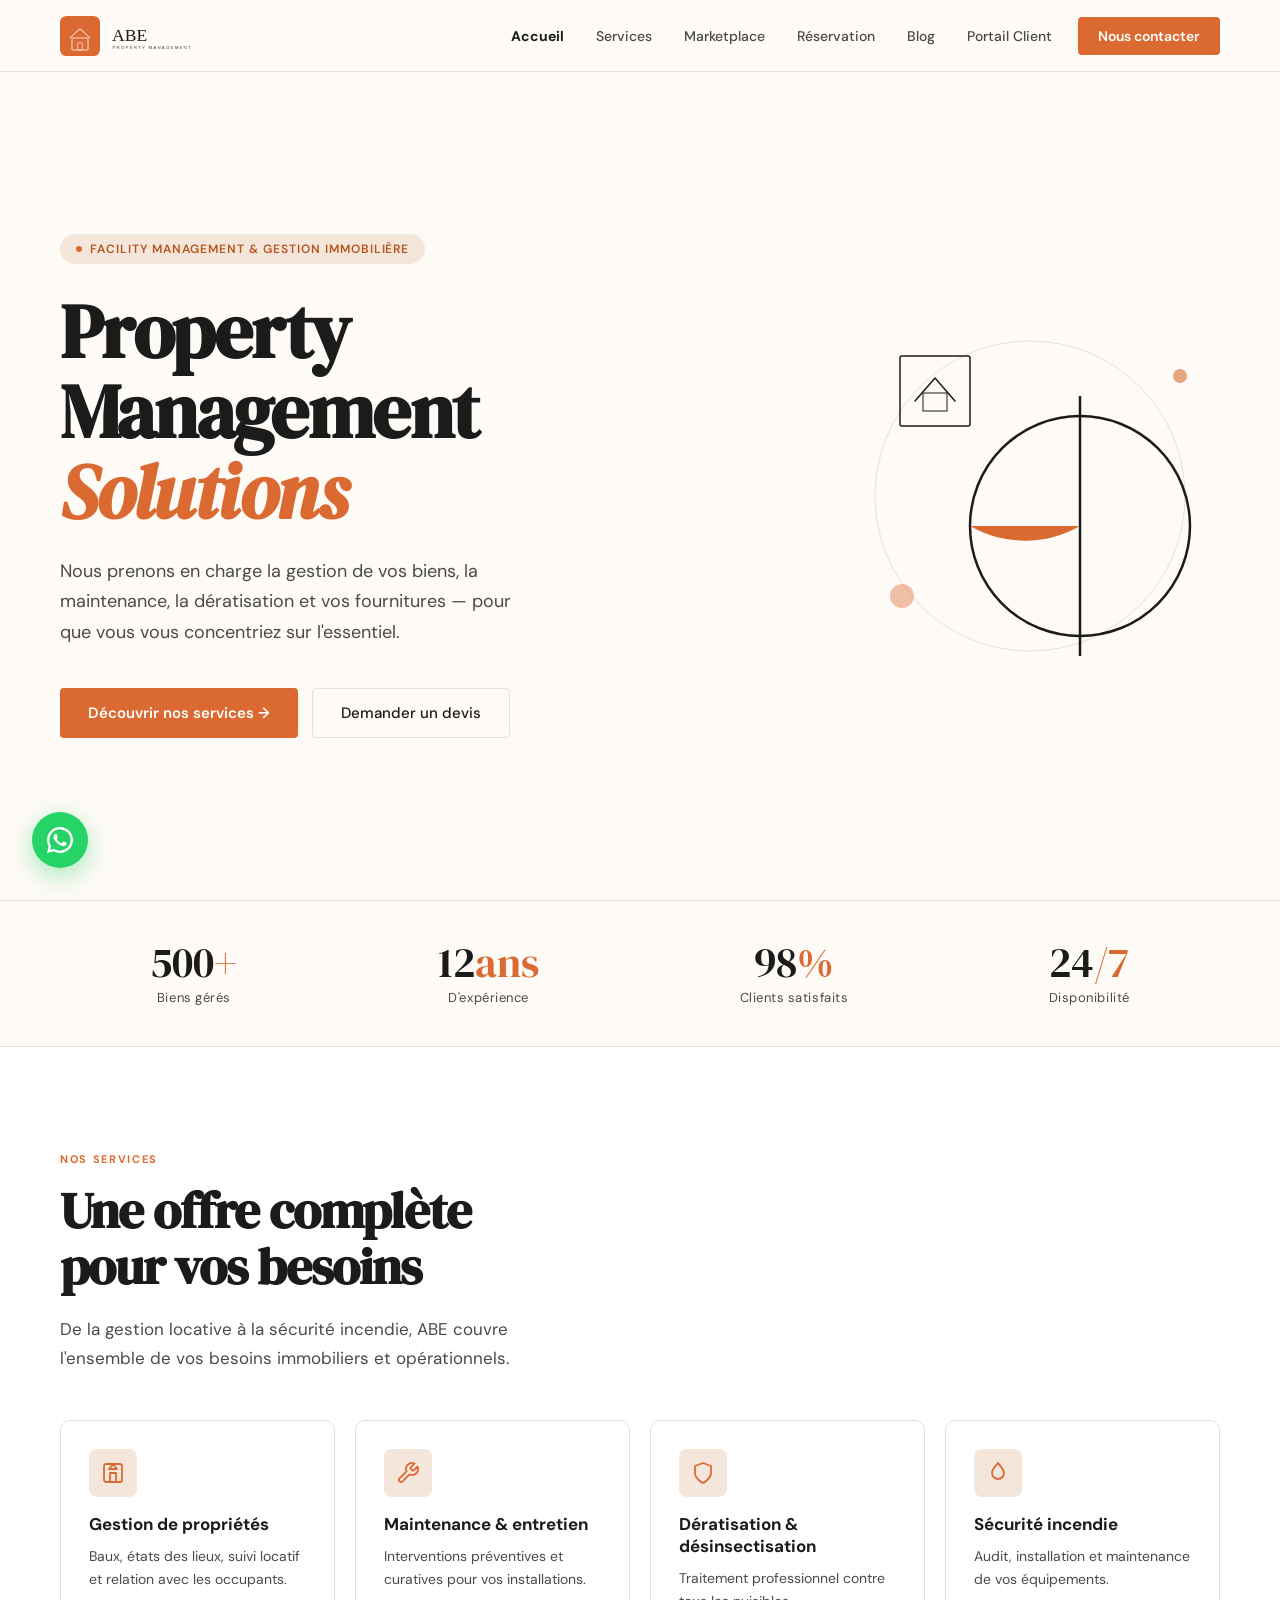
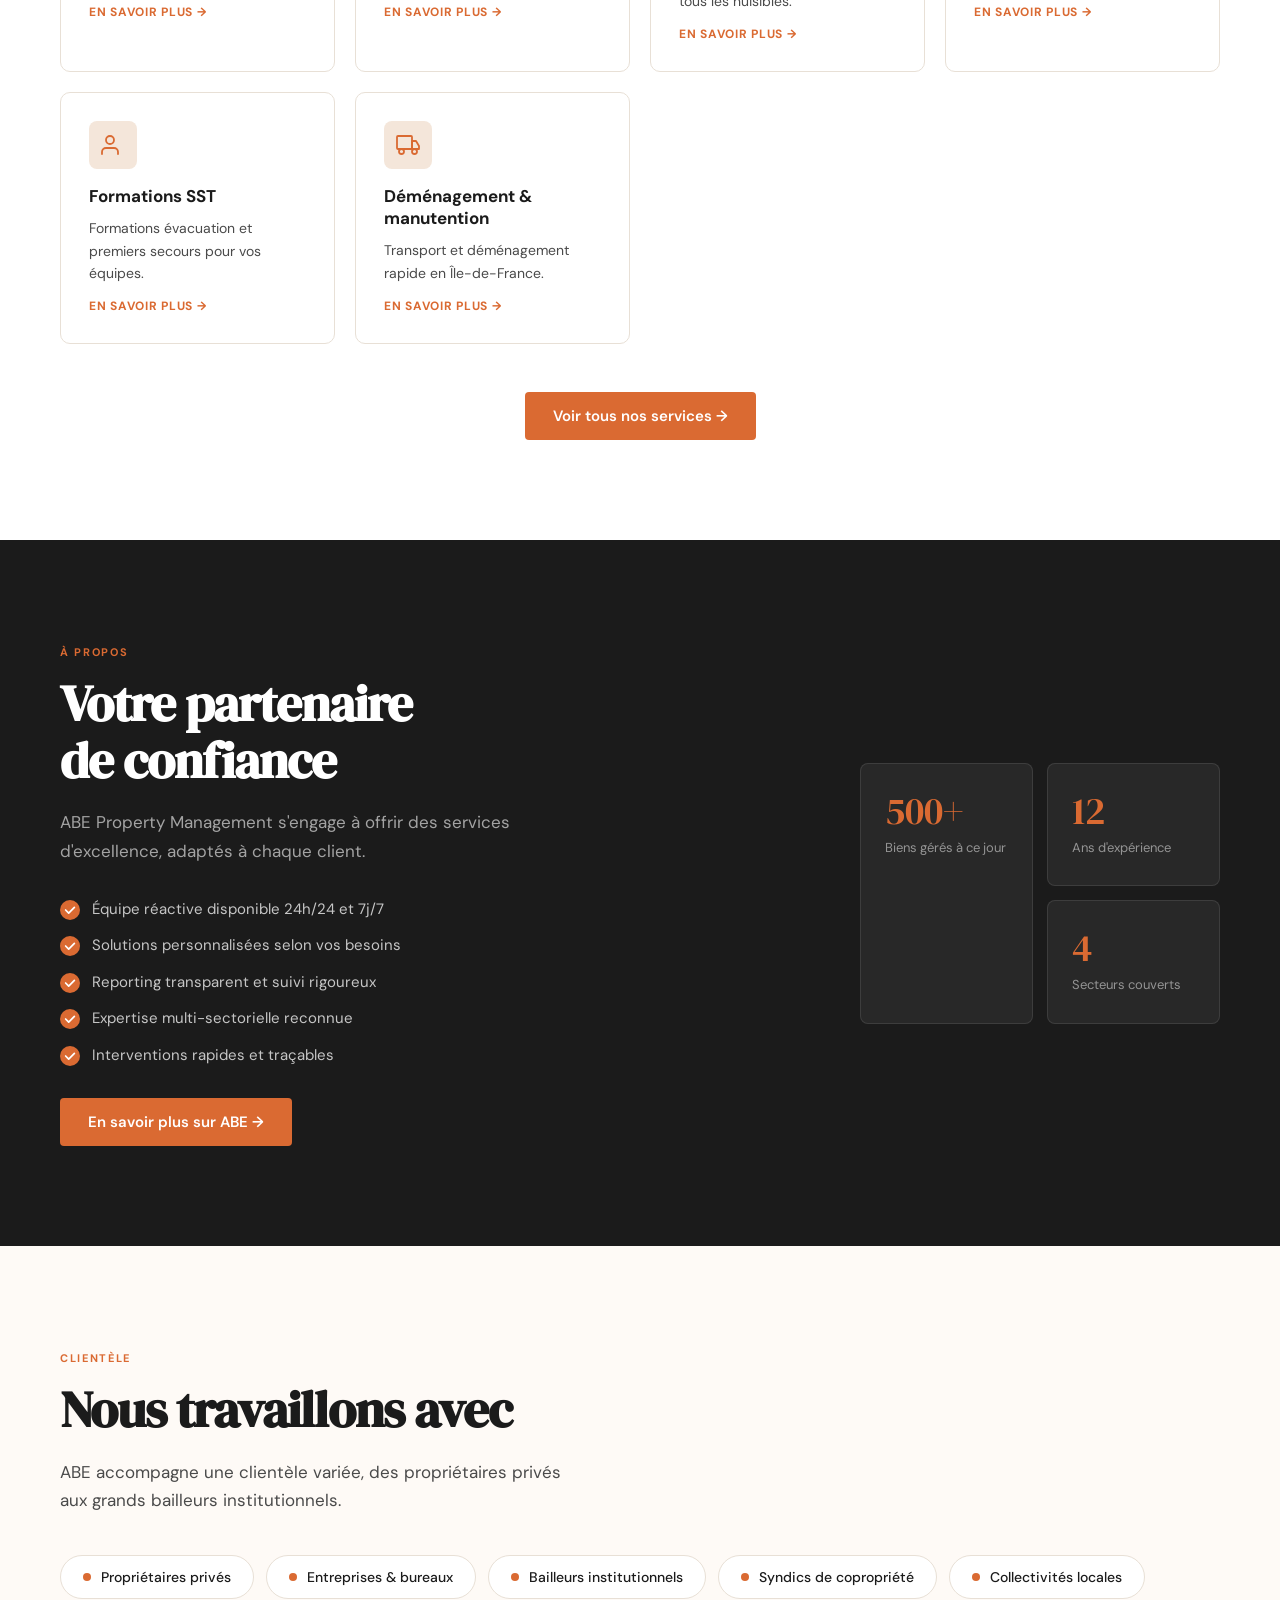
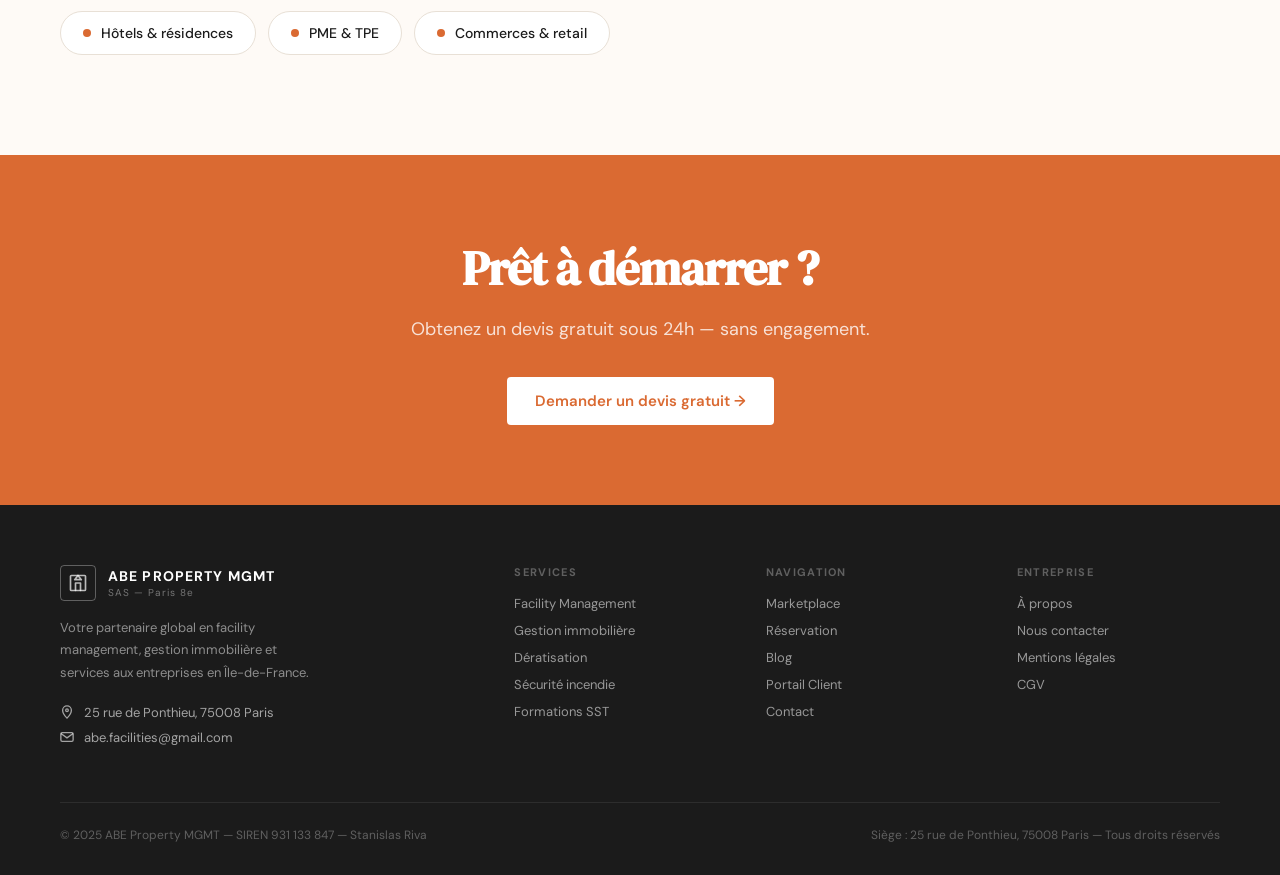
<file: abe-site-avec-logo/index.html>
<!DOCTYPE html>
<html lang="fr">
<head>
  <meta charset="UTF-8"/>
  <meta name="viewport" content="width=device-width, initial-scale=1.0"/>
  <title>ABE Property Management — Facility Management & Gestion Immobilière</title>
  <meta name="description" content="ABE Property Management, votre partenaire en facility management, gestion immobilière et services aux entreprises en Île-de-France."/>
  <link href="https://fonts.googleapis.com/css2?family=DM+Sans:wght@400;500;700&family=DM+Serif+Display:ital@0;1&display=swap" rel="stylesheet"/>
  <link rel="stylesheet" href="style.css"/>
  <style>
    /* HERO */
    .hero {
      min-height: calc(100vh - 72px);
      display: flex;
      align-items: center;
      justify-content: space-between;
      padding: 80px 60px;
      gap: 60px;
    }
    .hero-text { max-width: 560px; }
    .hero-badge {
      display: inline-flex;
      align-items: center;
      gap: 8px;
      background: var(--orange-light);
      color: var(--orange-dark);
      font-size: 12px;
      font-weight: 600;
      letter-spacing: 0.08em;
      text-transform: uppercase;
      padding: 7px 16px;
      border-radius: 100px;
      margin-bottom: 28px;
    }
    .hero-badge .dot { width: 6px; height: 6px; background: var(--orange); border-radius: 50%; }
    .hero h1 {
      font-family: 'DM Serif Display', serif;
      font-size: clamp(52px, 6vw, 76px);
      line-height: 1.05;
      letter-spacing: -0.02em;
      margin-bottom: 24px;
    }
    .hero h1 em { font-style: italic; color: var(--orange); }
    .hero p { font-size: 18px; line-height: 1.7; color: var(--mid); margin-bottom: 40px; max-width: 460px; }
    .hero-buttons { display: flex; gap: 14px; flex-wrap: wrap; }
    .hero-graphic { flex-shrink: 0; width: 380px; height: 380px; }
    .hero-graphic svg { width: 100%; height: 100%; }

    /* STATS */
    .stats-bar {
      border-top: 1px solid var(--border);
      border-bottom: 1px solid var(--border);
      padding: 40px 60px;
      display: flex;
      justify-content: space-around;
      gap: 20px;
      flex-wrap: wrap;
    }
    .stat { text-align: center; }
    .stat-number { font-family: 'DM Serif Display', serif; font-size: 42px; color: var(--dark); line-height: 1; }
    .stat-number span { color: var(--orange); }
    .stat-label { font-size: 13px; color: var(--mid); margin-top: 6px; letter-spacing: 0.04em; }

    /* SERVICES PREVIEW */
    .services-preview-grid {
      display: grid;
      grid-template-columns: repeat(auto-fit, minmax(260px, 1fr));
      gap: 20px;
      margin-top: 48px;
    }
    .service-preview-card {
      background: white;
      border: 1px solid var(--border);
      border-radius: 10px;
      padding: 28px;
      transition: all 0.2s;
    }
    .service-preview-card:hover { transform: translateY(-3px); box-shadow: 0 12px 32px rgba(0,0,0,0.08); border-color: var(--orange); }
    .service-icon { width: 48px; height: 48px; background: var(--orange-light); border-radius: 8px; display: flex; align-items: center; justify-content: center; margin-bottom: 16px; }
    .service-icon svg { width: 24px; height: 24px; color: var(--orange); }
    .service-preview-card h3 { font-size: 17px; font-weight: 700; margin-bottom: 10px; }
    .service-preview-card p { font-size: 14px; line-height: 1.6; color: var(--mid); }
    .service-link { display: inline-flex; align-items: center; gap: 6px; margin-top: 14px; font-size: 12px; font-weight: 700; letter-spacing: 0.06em; text-transform: uppercase; color: var(--orange); text-decoration: none; }

    /* ABOUT DARK */
    .about-section { background: var(--dark); }
    .about-section .section-title { color: white; }
    .about-section .section-desc { color: rgba(255,255,255,0.6); }
    .about-inner { display: flex; gap: 80px; align-items: center; flex-wrap: wrap; }
    .about-text { flex: 1; min-width: 280px; }
    .about-text ul { list-style: none; margin-top: 32px; display: flex; flex-direction: column; gap: 14px; }
    .about-text ul li { display: flex; align-items: flex-start; gap: 12px; font-size: 15px; color: rgba(255,255,255,0.75); line-height: 1.5; }
    .about-text ul li::before {
      content: '';
      display: block;
      width: 20px; height: 20px; min-width: 20px;
      background: var(--orange);
      border-radius: 50%;
      margin-top: 2px;
      background-image: url("data:image/svg+xml,%3Csvg xmlns='http://www.w3.org/2000/svg' viewBox='0 0 16 16' fill='none'%3E%3Cpath d='M3 8l3.5 3.5L13 5' stroke='white' stroke-width='2' stroke-linecap='round' stroke-linejoin='round'/%3E%3C/svg%3E");
      background-size: 14px; background-repeat: no-repeat; background-position: center;
    }
    .about-visual { flex: 0 0 360px; display: grid; grid-template-columns: 1fr 1fr; gap: 14px; }
    .about-card { background: rgba(255,255,255,0.06); border: 1px solid rgba(255,255,255,0.1); border-radius: 8px; padding: 28px 24px; }
    .about-card.tall { grid-row: span 2; }
    .about-card-num { font-family: 'DM Serif Display', serif; font-size: 38px; color: var(--orange); line-height: 1; margin-bottom: 8px; }
    .about-card-label { font-size: 13px; color: rgba(255,255,255,0.5); line-height: 1.5; }

    /* SECTORS */
    .sectors-grid { display: flex; gap: 12px; flex-wrap: wrap; margin-top: 40px; }
    .sector-pill { display: flex; align-items: center; gap: 10px; background: white; border: 1px solid var(--border); border-radius: 100px; padding: 12px 22px; font-size: 14px; font-weight: 500; color: var(--dark); transition: all 0.2s; }
    .sector-pill:hover { border-color: var(--orange); box-shadow: 0 0 0 3px var(--orange-light); }
    .sector-pill .dot { width: 8px; height: 8px; background: var(--orange); border-radius: 50%; flex-shrink: 0; }

    /* CTA BAND */
    .cta-band { background: var(--orange); padding: 80px 60px; text-align: center; }
    .cta-band h2 { font-family: 'DM Serif Display', serif; font-size: 48px; color: white; margin-bottom: 16px; letter-spacing: -0.02em; }
    .cta-band p { font-size: 18px; color: rgba(255,255,255,0.8); margin-bottom: 36px; }
    .cta-band .btn-primary { background: white; color: var(--orange); margin: 0 auto; }
    .cta-band .btn-primary:hover { background: var(--cream); }

    @media (max-width: 900px) {
      .hero { flex-direction: column; min-height: auto; padding: 60px 24px; }
      .hero-graphic { width: 260px; height: 260px; }
      .stats-bar { padding: 32px 24px; }
      .cta-band { padding: 60px 24px; }
      .cta-band h2 { font-size: 36px; }
      .about-visual { flex: 0 0 100%; }
    }
  </style>
</head>
<body>
<div id="header-placeholder"></div>

<main>
  <!-- HERO -->
  <section class="hero">
    <div class="hero-text">
      <div class="hero-badge fade-up fade-up-1"><span class="dot"></span> Facility Management & Gestion Immobilière</div>
      <h1 class="fade-up fade-up-2">Property<br>Management<br><em>Solutions</em></h1>
      <p class="fade-up fade-up-3">Nous prenons en charge la gestion de vos biens, la maintenance, la dératisation et vos fournitures — pour que vous vous concentriez sur l'essentiel.</p>
      <div class="hero-buttons fade-up fade-up-4">
        <a href="services.html" class="btn-primary">Découvrir nos services →</a>
        <a href="contact.html" class="btn-secondary">Demander un devis</a>
      </div>
    </div>
    <div class="hero-graphic">
      <svg viewBox="0 0 380 380" fill="none" xmlns="http://www.w3.org/2000/svg">
        <circle cx="190" cy="200" r="155" stroke="#e8e0d6" stroke-width="1"/>
        <circle cx="240" cy="230" r="110" stroke="#1b1b1b" stroke-width="2.5"/>
        <line x1="240" y1="100" x2="240" y2="360" stroke="#1b1b1b" stroke-width="2.5"/>
        <path d="M240 230 A110 110 0 0 1 130 230 Z" fill="#da6a32"/>
        <rect x="60" y="60" width="70" height="70" rx="2" stroke="#1b1b1b" stroke-width="1.5"/>
        <path d="M75 105 L95 82 L115 105" stroke="#1b1b1b" stroke-width="1.5" stroke-linecap="round" stroke-linejoin="round"/>
        <rect x="83" y="97" width="24" height="18" stroke="#1b1b1b" stroke-width="1" fill="none"/>
        <circle cx="62" cy="300" r="12" fill="#da6a32" opacity="0.4"/>
        <circle cx="340" cy="80" r="7" fill="#da6a32" opacity="0.6"/>
      </svg>
    </div>
  </section>

  <!-- STATS -->
  <div class="stats-bar">
    <div class="stat"><div class="stat-number">500<span>+</span></div><div class="stat-label">Biens gérés</div></div>
    <div class="stat"><div class="stat-number">12<span>ans</span></div><div class="stat-label">D'expérience</div></div>
    <div class="stat"><div class="stat-number">98<span>%</span></div><div class="stat-label">Clients satisfaits</div></div>
    <div class="stat"><div class="stat-number">24<span>/7</span></div><div class="stat-label">Disponibilité</div></div>
  </div>

  <!-- SERVICES PREVIEW -->
  <section style="background:white;">
    <span class="section-label">Nos services</span>
    <h2 class="section-title">Une offre complète<br>pour vos besoins</h2>
    <p class="section-desc">De la gestion locative à la sécurité incendie, ABE couvre l'ensemble de vos besoins immobiliers et opérationnels.</p>
    <div class="services-preview-grid">
      <div class="service-preview-card">
        <div class="service-icon"><svg viewBox="0 0 24 24" fill="none" stroke="currentColor" stroke-width="1.8" stroke-linecap="round" stroke-linejoin="round"><rect x="3" y="3" width="18" height="18" rx="2"/><path d="M9 21V12h6v9"/><path d="M12 3L8 8h8L12 3z"/></svg></div>
        <h3>Gestion de propriétés</h3>
        <p>Baux, états des lieux, suivi locatif et relation avec les occupants.</p>
        <a href="services.html" class="service-link">En savoir plus →</a>
      </div>
      <div class="service-preview-card">
        <div class="service-icon"><svg viewBox="0 0 24 24" fill="none" stroke="currentColor" stroke-width="1.8" stroke-linecap="round" stroke-linejoin="round"><path d="M14.7 6.3a1 1 0 000 1.4l1.6 1.6a1 1 0 001.4 0l3.77-3.77a6 6 0 01-7.94 7.94l-6.91 6.91a2.12 2.12 0 01-3-3l6.91-6.91a6 6 0 017.94-7.94l-3.76 3.76z"/></svg></div>
        <h3>Maintenance & entretien</h3>
        <p>Interventions préventives et curatives pour vos installations.</p>
        <a href="services.html" class="service-link">En savoir plus →</a>
      </div>
      <div class="service-preview-card">
        <div class="service-icon"><svg viewBox="0 0 24 24" fill="none" stroke="currentColor" stroke-width="1.8" stroke-linecap="round" stroke-linejoin="round"><path d="M12 22s8-4 8-10V5l-8-3-8 3v7c0 6 8 10 8 10z"/></svg></div>
        <h3>Dératisation & désinsectisation</h3>
        <p>Traitement professionnel contre tous les nuisibles.</p>
        <a href="services.html" class="service-link">En savoir plus →</a>
      </div>
      <div class="service-preview-card">
        <div class="service-icon"><svg viewBox="0 0 24 24" fill="none" stroke="currentColor" stroke-width="1.8" stroke-linecap="round" stroke-linejoin="round"><path d="M12 2C9 6 6 8 6 12a6 6 0 0012 0c0-4-3-6-6-10z"/></svg></div>
        <h3>Sécurité incendie</h3>
        <p>Audit, installation et maintenance de vos équipements.</p>
        <a href="services.html" class="service-link">En savoir plus →</a>
      </div>
      <div class="service-preview-card">
        <div class="service-icon"><svg viewBox="0 0 24 24" fill="none" stroke="currentColor" stroke-width="1.8" stroke-linecap="round" stroke-linejoin="round"><path d="M17 21v-2a4 4 0 00-4-4H5a4 4 0 00-4 4v2"/><circle cx="9" cy="7" r="4"/></svg></div>
        <h3>Formations SST</h3>
        <p>Formations évacuation et premiers secours pour vos équipes.</p>
        <a href="services.html" class="service-link">En savoir plus →</a>
      </div>
      <div class="service-preview-card">
        <div class="service-icon"><svg viewBox="0 0 24 24" fill="none" stroke="currentColor" stroke-width="1.8" stroke-linecap="round" stroke-linejoin="round"><rect x="1" y="3" width="15" height="13" rx="1"/><path d="M16 8h4l3 5v3h-7V8z"/><circle cx="5.5" cy="18.5" r="2.5"/><circle cx="18.5" cy="18.5" r="2.5"/></svg></div>
        <h3>Déménagement & manutention</h3>
        <p>Transport et déménagement rapide en Île-de-France.</p>
        <a href="services.html" class="service-link">En savoir plus →</a>
      </div>
    </div>
    <div style="text-align:center;margin-top:48px;">
      <a href="services.html" class="btn-primary">Voir tous nos services →</a>
    </div>
  </section>

  <!-- ABOUT -->
  <section class="about-section">
    <div class="about-inner">
      <div class="about-text">
        <span class="section-label">À propos</span>
        <h2 class="section-title">Votre partenaire<br>de confiance</h2>
        <p class="section-desc">ABE Property Management s'engage à offrir des services d'excellence, adaptés à chaque client.</p>
        <ul>
          <li>Équipe réactive disponible 24h/24 et 7j/7</li>
          <li>Solutions personnalisées selon vos besoins</li>
          <li>Reporting transparent et suivi rigoureux</li>
          <li>Expertise multi-sectorielle reconnue</li>
          <li>Interventions rapides et traçables</li>
        </ul>
        <div style="margin-top:32px;">
          <a href="about.html" class="btn-primary">En savoir plus sur ABE →</a>
        </div>
      </div>
      <div class="about-visual">
        <div class="about-card tall">
          <div class="about-card-num">500+</div>
          <div class="about-card-label">Biens gérés à ce jour</div>
        </div>
        <div class="about-card">
          <div class="about-card-num">12</div>
          <div class="about-card-label">Ans d'expérience</div>
        </div>
        <div class="about-card">
          <div class="about-card-num">4</div>
          <div class="about-card-label">Secteurs couverts</div>
        </div>
      </div>
    </div>
  </section>

  <!-- SECTORS -->
  <section style="background:var(--cream);">
    <span class="section-label">Clientèle</span>
    <h2 class="section-title">Nous travaillons avec</h2>
    <p class="section-desc">ABE accompagne une clientèle variée, des propriétaires privés aux grands bailleurs institutionnels.</p>
    <div class="sectors-grid">
      <div class="sector-pill"><span class="dot"></span>Propriétaires privés</div>
      <div class="sector-pill"><span class="dot"></span>Entreprises & bureaux</div>
      <div class="sector-pill"><span class="dot"></span>Bailleurs institutionnels</div>
      <div class="sector-pill"><span class="dot"></span>Syndics de copropriété</div>
      <div class="sector-pill"><span class="dot"></span>Collectivités locales</div>
      <div class="sector-pill"><span class="dot"></span>Hôtels & résidences</div>
      <div class="sector-pill"><span class="dot"></span>PME & TPE</div>
      <div class="sector-pill"><span class="dot"></span>Commerces & retail</div>
    </div>
  </section>

  <!-- CTA -->
  <div class="cta-band">
    <h2>Prêt à démarrer ?</h2>
    <p>Obtenez un devis gratuit sous 24h — sans engagement.</p>
    <a href="contact.html" class="btn-primary">Demander un devis gratuit →</a>
  </div>
</main>

<div id="footer-placeholder"></div>
<script src="components.js"></script>
<script>renderHeader('accueil'); renderFooter();</script>
</body>
</html>
</file>
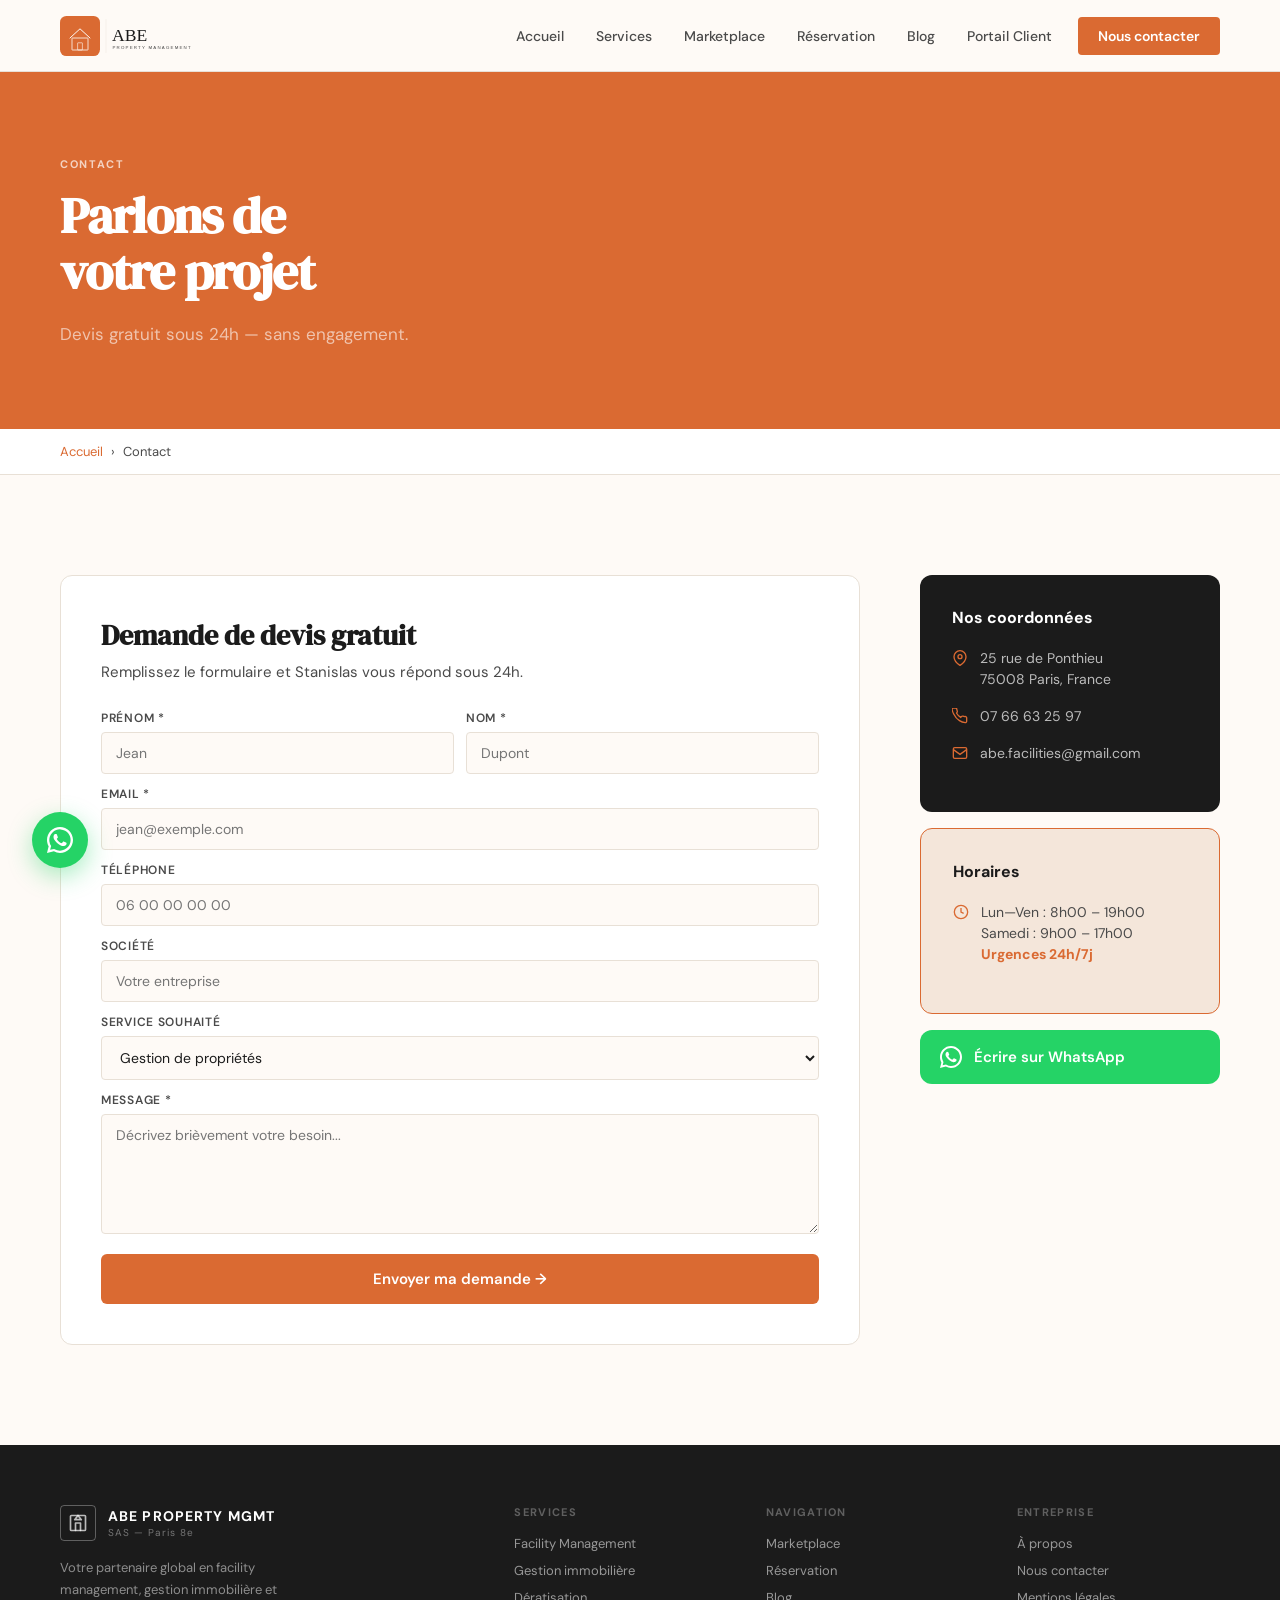
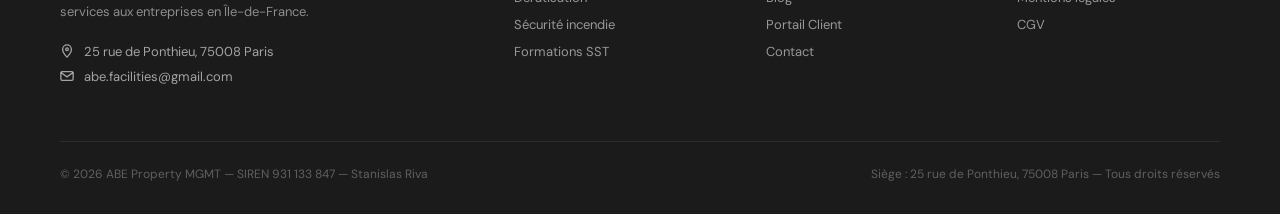
<file: contact.html>
<!DOCTYPE html>
<html lang="fr">
<head>
  <meta charset="UTF-8"/><meta name="viewport" content="width=device-width, initial-scale=1.0"/>
  <title>Contact & Devis — ABE Property Management</title>
  <link href="https://fonts.googleapis.com/css2?family=DM+Sans:wght@400;500;700&family=DM+Serif+Display:ital@0;1&display=swap" rel="stylesheet"/>
  <link rel="stylesheet" href="style.css"/>
  <style>
    .contact-layout { display: flex; gap: 60px; flex-wrap: wrap; }
    .contact-form-wrap { flex: 1; min-width: 320px; background: white; border-radius: 12px; padding: 40px; border: 1px solid var(--border); }
    .contact-form-wrap h2 { font-family: 'DM Serif Display', serif; font-size: 28px; margin-bottom: 8px; }
    .contact-form-wrap > p { font-size: 15px; color: var(--mid); margin-bottom: 28px; }
    .contact-info { flex: 0 0 300px; }
    .contact-info-card { background: var(--dark); border-radius: 12px; padding: 32px; margin-bottom: 16px; }
    .contact-info-card h3 { font-size: 16px; font-weight: 700; color: white; margin-bottom: 20px; }
    .contact-info-row { display: flex; align-items: flex-start; gap: 12px; margin-bottom: 16px; font-size: 14px; color: rgba(255,255,255,0.7); line-height: 1.5; }
    .contact-info-row svg { flex-shrink: 0; color: var(--orange); margin-top: 2px; }
    .contact-info-row a { color: rgba(255,255,255,0.7); text-decoration: none; }
    .contact-info-row a:hover { color: white; }
    .submit-btn { width: 100%; background: var(--orange); color: white; border: none; padding: 15px; border-radius: 6px; font-size: 15px; font-weight: 600; font-family: 'DM Sans', sans-serif; cursor: pointer; transition: background 0.2s; margin-top: 8px; }
    .submit-btn:hover { background: var(--orange-dark); }
    .form-success { display: none; background: #dcfce7; color: #16a34a; border-radius: 6px; padding: 14px; font-size: 14px; font-weight: 500; margin-top: 12px; text-align: center; }
  </style>
</head>
<body>
<div id="header-placeholder"></div>
<main>
  <div class="page-hero" style="background:var(--orange);">
    <span class="section-label" style="color:rgba(255,255,255,0.7);">Contact</span>
    <h1 class="section-title" style="color:white;">Parlons de<br>votre projet</h1>
    <p class="section-desc">Devis gratuit sous 24h — sans engagement.</p>
  </div>
  <div class="breadcrumb"><a href="index.html">Accueil</a> › <span>Contact</span></div>

  <section>
    <div class="contact-layout">
      <div class="contact-form-wrap">
        <h2>Demande de devis gratuit</h2>
        <p>Remplissez le formulaire et Stanislas vous répond sous 24h.</p>
        <form id="contact-form" action="https://formspree.io/f/VOTRE_ID_FORMSPREE" method="POST">
          <div class="form-row" style="margin-bottom:12px;">
            <div class="form-group"><label>Prénom *</label><input type="text" name="prenom" placeholder="Jean" required/></div>
            <div class="form-group"><label>Nom *</label><input type="text" name="nom" placeholder="Dupont" required/></div>
          </div>
          <div class="form-group" style="margin-bottom:12px;"><label>Email *</label><input type="email" name="email" placeholder="jean@exemple.com" required/></div>
          <div class="form-group" style="margin-bottom:12px;"><label>Téléphone</label><input type="tel" name="telephone" placeholder="06 00 00 00 00"/></div>
          <div class="form-group" style="margin-bottom:12px;"><label>Société</label><input type="text" name="societe" placeholder="Votre entreprise"/></div>
          <div class="form-group" style="margin-bottom:12px;">
            <label>Service souhaité</label>
            <select name="service" id="service-select">
              <option>Gestion de propriétés</option>
              <option>Maintenance & entretien</option>
              <option>Facility Management</option>
              <option>Dératisation</option>
              <option>Désinsectisation</option>
              <option>Sécurité incendie</option>
              <option>Formation évacuation / SST</option>
              <option>Déménagement & manutention</option>
              <option>Petits travaux</option>
              <option>Commande marketplace</option>
              <option>Autre</option>
            </select>
          </div>
          <div class="form-group" style="margin-bottom:12px;"><label>Message *</label><textarea name="message" id="form-message" placeholder="Décrivez brièvement votre besoin..." required></textarea></div>
          <button type="submit" class="submit-btn" id="form-btn">Envoyer ma demande →</button>
          <div class="form-success" id="form-success">✓ Message envoyé ! Stanislas vous répondra sous 24h.</div>
        </form>
      </div>

      <div class="contact-info">
        <div class="contact-info-card">
          <h3>Nos coordonnées</h3>
          <div class="contact-info-row">
            <svg width="16" height="16" viewBox="0 0 24 24" fill="none" stroke="currentColor" stroke-width="2"><path d="M21 10c0 7-9 13-9 13s-9-6-9-13a9 9 0 0118 0z"/><circle cx="12" cy="10" r="3"/></svg>
            <div>25 rue de Ponthieu<br>75008 Paris, France</div>
          </div>
          <div class="contact-info-row">
            <svg width="16" height="16" viewBox="0 0 24 24" fill="none" stroke="currentColor" stroke-width="2"><path d="M22 16.92v3a2 2 0 01-2.18 2 19.79 19.79 0 01-8.63-3.07A19.5 19.5 0 013.07 9.81a19.79 19.79 0 01-3.07-8.63A2 2 0 012.18 0h3a2 2 0 012 1.72c.127.96.361 1.903.7 2.81a2 2 0 01-.45 2.11L6.91 7.91a16 16 0 006.1 6.1l1.27-1.27a2 2 0 012.11-.45c.907.339 1.85.573 2.81.7A2 2 0 0122 14.92z"/></svg>
            <a href="tel:+33766632597">07 66 63 25 97</a>
          </div>
          <div class="contact-info-row">
            <svg width="16" height="16" viewBox="0 0 24 24" fill="none" stroke="currentColor" stroke-width="2"><rect x="2" y="4" width="20" height="16" rx="2"/><path d="M2 7l10 7 10-7"/></svg>
            <a href="mailto:abe.facilities@gmail.com">abe.facilities@gmail.com</a>
          </div>
        </div>
        <div class="contact-info-card" style="background:var(--orange-light);border:1px solid var(--orange);">
          <h3 style="color:var(--dark);">Horaires</h3>
          <div class="contact-info-row" style="color:var(--mid);">
            <svg width="16" height="16" viewBox="0 0 24 24" fill="none" stroke="var(--orange)" stroke-width="2"><circle cx="12" cy="12" r="10"/><path d="M12 6v6l4 2"/></svg>
            <div>Lun—Ven : 8h00 – 19h00<br>Samedi : 9h00 – 17h00<br><strong style="color:var(--orange);">Urgences 24h/7j</strong></div>
          </div>
        </div>
        <a href="https://wa.me/33766632597?text=Bonjour%20Stanislas%2C%20je%20souhaite%20un%20devis" target="_blank" style="display:flex;align-items:center;gap:12px;background:#25D366;color:white;padding:16px 20px;border-radius:12px;text-decoration:none;font-size:15px;font-weight:600;">
          <svg width="22" height="22" viewBox="0 0 24 24" fill="white"><path d="M17.472 14.382c-.297-.149-1.758-.867-2.03-.967-.273-.099-.471-.148-.67.15-.197.297-.767.966-.94 1.164-.173.199-.347.223-.644.075-.297-.15-1.255-.463-2.39-1.475-.883-.788-1.48-1.761-1.653-2.059-.173-.297-.018-.458.13-.606.134-.133.298-.347.446-.52.149-.174.198-.298.298-.497.099-.198.05-.371-.025-.52-.075-.149-.669-1.612-.916-2.207-.242-.579-.487-.5-.669-.51a9.416 9.416 0 00-.57-.01c-.198 0-.52.074-.792.372-.272.297-1.04 1.016-1.04 2.479 0 1.462 1.065 2.875 1.213 3.074.149.198 2.096 3.2 5.077 4.487.709.306 1.262.489 1.694.625.712.227 1.36.195 1.871.118.571-.085 1.758-.719 2.006-1.413.248-.694.248-1.289.173-1.413z"/><path d="M12 0C5.373 0 0 5.373 0 12c0 2.136.564 4.14 1.535 5.874L0 24l6.335-1.507A11.94 11.94 0 0012 24c6.627 0 12-5.373 12-12S18.627 0 12 0zm0 21.818a9.818 9.818 0 01-5.017-1.378l-.36-.213-3.728.887.928-3.618-.234-.372A9.818 9.818 0 1112 21.818z"/></svg>
          Écrire sur WhatsApp
        </a>
      </div>
    </div>
  </section>
</main>
<div id="footer-placeholder"></div>
<script src="components.js"></script>
<script>
renderHeader('contact'); renderFooter();
const form = document.getElementById('contact-form');
if(form) {
  form.addEventListener('submit', async function(e) {
    e.preventDefault();
    const btn = document.getElementById('form-btn');
    btn.textContent = 'Envoi...'; btn.disabled = true;
    try {
      const res = await fetch(form.action, { method:'POST', body: new FormData(form), headers: {'Accept':'application/json'} });
      if(res.ok) { document.getElementById('form-success').style.display='block'; form.reset(); btn.textContent='Envoyé ✓'; }
      else { btn.textContent='Erreur — réessayez'; btn.disabled=false; }
    } catch(err) { btn.textContent='Erreur — réessayez'; btn.disabled=false; }
  });
}
</script>
</body>
</html>
</file>
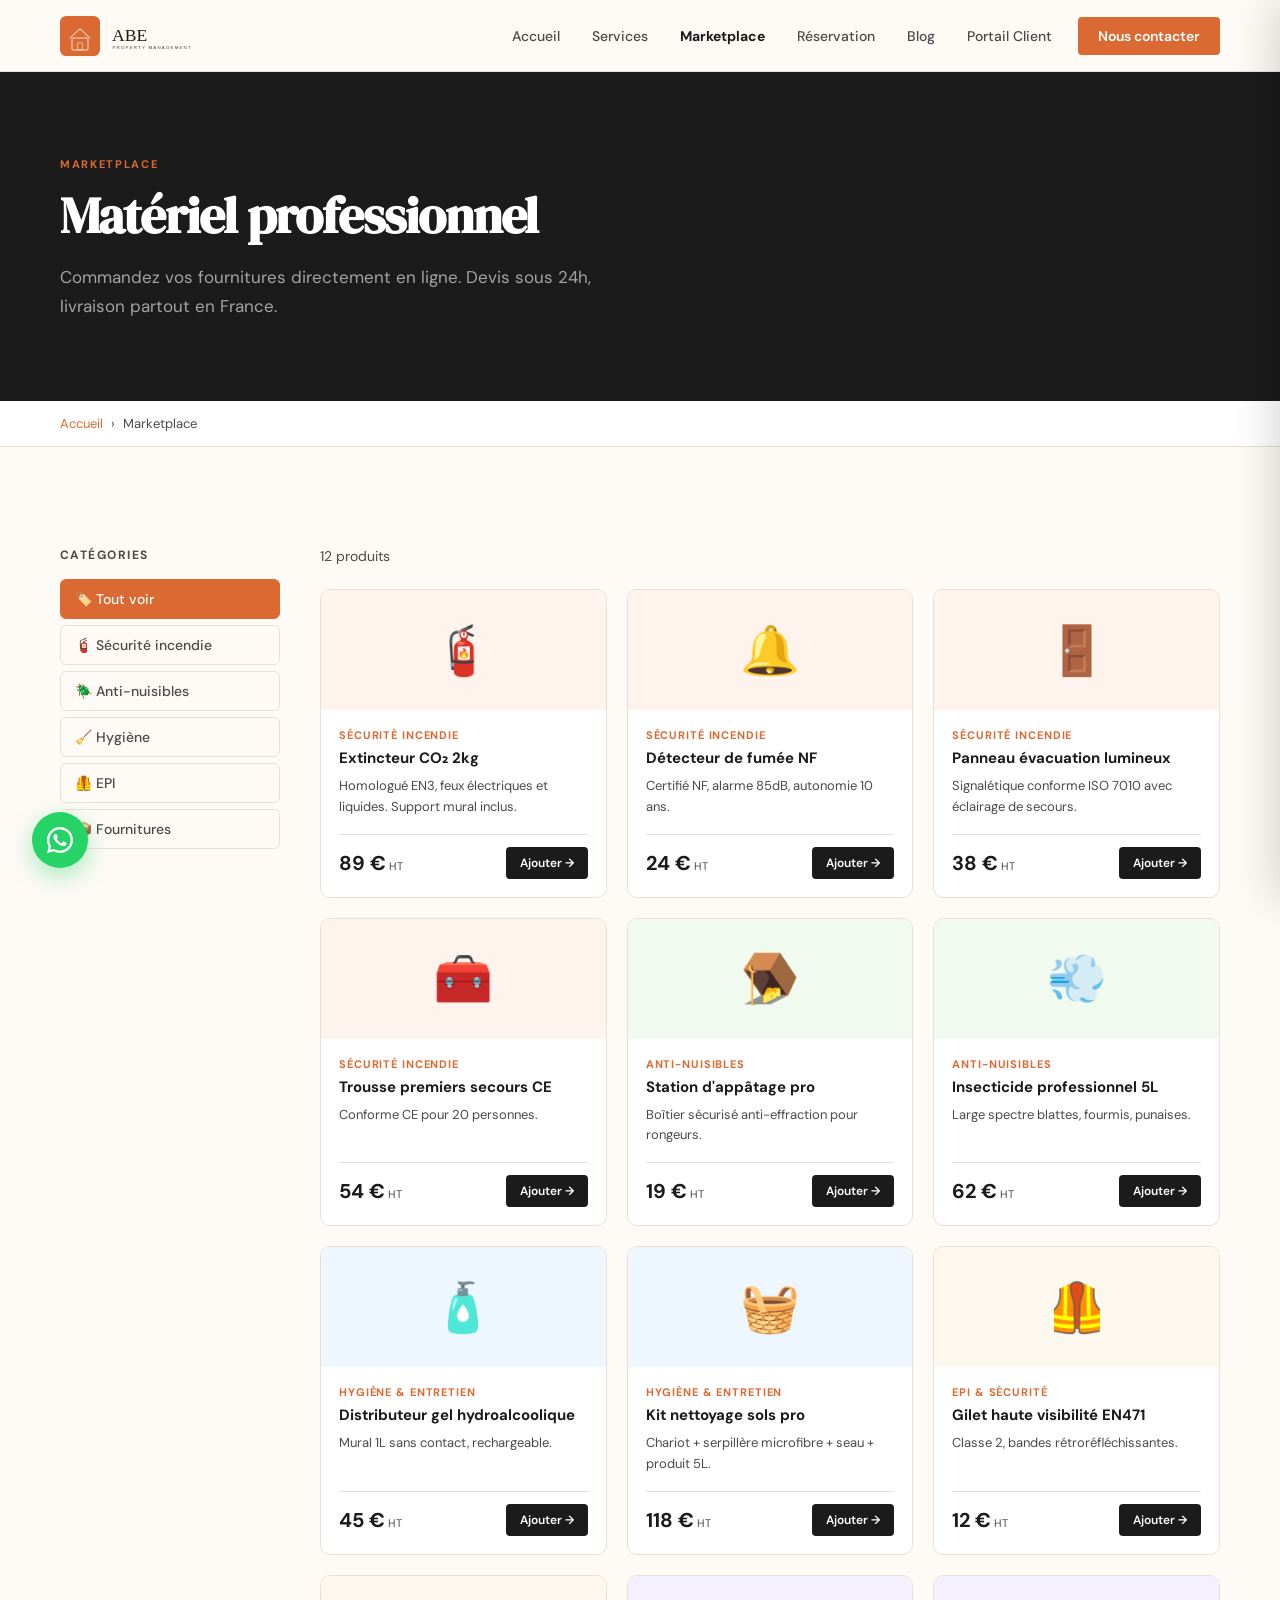
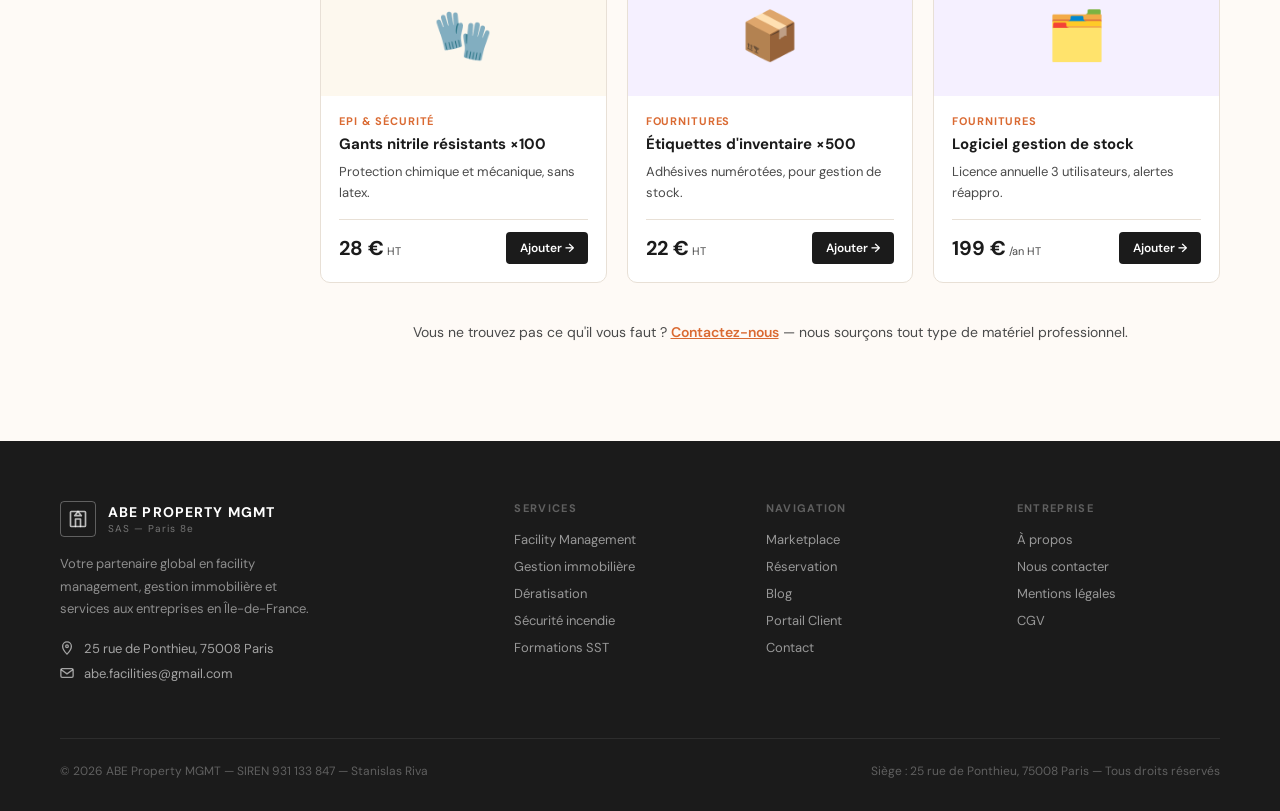
<file: marketplace.html>
<!DOCTYPE html>
<html lang="fr">
<head>
  <meta charset="UTF-8"/><meta name="viewport" content="width=device-width, initial-scale=1.0"/>
  <title>Marketplace — ABE Property Management</title>
  <link href="https://fonts.googleapis.com/css2?family=DM+Sans:wght@400;500;700&family=DM+Serif+Display:ital@0;1&display=swap" rel="stylesheet"/>
  <link rel="stylesheet" href="style.css"/>
  <style>
    .marketplace-layout { display: flex; gap: 40px; align-items: flex-start; }
    .filters-sidebar { flex: 0 0 220px; position: sticky; top: 100px; }
    .filters-sidebar h3 { font-size: 12px; font-weight: 700; letter-spacing: 0.12em; text-transform: uppercase; color: var(--mid); margin-bottom: 16px; }
    .filter-list { display: flex; flex-direction: column; gap: 6px; }
    .filter-btn { display: flex; align-items: center; gap: 10px; background: transparent; border: 1.5px solid var(--border); border-radius: 6px; padding: 10px 14px; font-size: 14px; font-weight: 500; font-family: 'DM Sans', sans-serif; color: var(--mid); cursor: pointer; transition: all 0.2s; text-align: left; }
    .filter-btn:hover { border-color: var(--orange); color: var(--orange); background: var(--orange-light); }
    .filter-btn.active { background: var(--orange); border-color: var(--orange); color: white; }
    .products-area { flex: 1; }
    .products-count { font-size: 14px; color: var(--mid); margin-bottom: 24px; }
    .product-grid { display: grid; grid-template-columns: repeat(auto-fill, minmax(220px, 1fr)); gap: 20px; }
    .prod-card { background: white; border: 1px solid var(--border); border-radius: 10px; overflow: hidden; display: flex; flex-direction: column; transition: transform 0.2s, box-shadow 0.2s; }
    .prod-card:hover { transform: translateY(-3px); box-shadow: 0 12px 32px rgba(0,0,0,0.08); }
    .prod-card.hidden { display: none; }
    .prod-img { height: 120px; display: flex; align-items: center; justify-content: center; font-size: 48px; }
    .prod-body { padding: 18px; display: flex; flex-direction: column; flex: 1; }
    .prod-cat { font-size: 11px; font-weight: 700; letter-spacing: 0.08em; text-transform: uppercase; color: var(--orange); margin-bottom: 6px; }
    .prod-body h4 { font-size: 15px; font-weight: 700; color: var(--dark); margin-bottom: 8px; }
    .prod-body p { font-size: 13px; line-height: 1.6; color: var(--mid); flex: 1; }
    .prod-footer { display: flex; align-items: center; justify-content: space-between; margin-top: 16px; padding-top: 12px; border-top: 1px solid var(--border); }
    .prod-price { font-size: 20px; font-weight: 700; color: var(--dark); }
    .prod-ht { font-size: 11px; font-weight: 400; color: var(--mid); }
    .prod-btn { background: var(--dark); color: white; border: none; padding: 8px 14px; border-radius: 4px; font-size: 12px; font-weight: 600; font-family: 'DM Sans', sans-serif; cursor: pointer; transition: background 0.2s; white-space: nowrap; }
    .prod-btn:hover { background: var(--orange); }
    .prod-btn.added { background: #16a34a; }
    .cart-float { position: fixed; bottom: 32px; right: 32px; z-index: 500; background: var(--dark); color: white; border: none; border-radius: 50px; padding: 14px 22px; font-size: 14px; font-weight: 600; font-family: 'DM Sans', sans-serif; cursor: pointer; display: none; align-items: center; gap: 10px; box-shadow: 0 8px 24px rgba(0,0,0,0.2); transition: transform 0.2s, background 0.2s; }
    .cart-float:hover { background: var(--orange); transform: translateY(-2px); }
    .cart-float.visible { display: flex; }
    .cart-badge-float { background: var(--orange); color: white; font-size: 11px; font-weight: 700; width: 20px; height: 20px; border-radius: 50%; display: flex; align-items: center; justify-content: center; }
    .cart-overlay { position: fixed; inset: 0; background: rgba(0,0,0,0.4); z-index: 2000; opacity: 0; pointer-events: none; transition: opacity 0.3s; }
    .cart-overlay.open { opacity: 1; pointer-events: all; }
    .cart-panel { position: fixed; top: 0; right: 0; bottom: 0; width: 420px; max-width: 95vw; background: white; z-index: 2001; transform: translateX(100%); transition: transform 0.35s cubic-bezier(0.4,0,0.2,1); display: flex; flex-direction: column; box-shadow: -8px 0 40px rgba(0,0,0,0.15); }
    .cart-panel.open { transform: translateX(0); }
    .cart-header { display: flex; justify-content: space-between; align-items: center; padding: 24px 28px; border-bottom: 1px solid var(--border); }
    .cart-header h3 { font-size: 18px; font-weight: 700; }
    .cart-close { background: none; border: none; cursor: pointer; color: var(--mid); padding: 4px; }
    .cart-items { flex: 1; overflow-y: auto; padding: 20px 28px; }
    .cart-empty-p { text-align: center; padding: 60px 20px; color: var(--mid); }
    .cart-empty-p .ei { font-size: 48px; margin-bottom: 16px; }
    .cart-item { display: flex; align-items: center; gap: 14px; padding: 14px 0; border-bottom: 1px solid var(--border); }
    .cart-item-emoji { font-size: 32px; flex-shrink: 0; }
    .cart-item-info { flex: 1; }
    .cart-item-name { font-size: 14px; font-weight: 600; color: var(--dark); margin-bottom: 4px; }
    .cart-item-price { font-size: 13px; color: var(--mid); }
    .cart-item-qty { display: flex; align-items: center; gap: 8px; }
    .qty-btn { width: 28px; height: 28px; border: 1.5px solid var(--border); border-radius: 4px; background: none; cursor: pointer; font-size: 16px; font-weight: 600; display: flex; align-items: center; justify-content: center; transition: all 0.2s; }
    .qty-btn:hover { border-color: var(--orange); color: var(--orange); }
    .qty-num { font-size: 14px; font-weight: 700; min-width: 20px; text-align: center; }
    .cart-footer { padding: 20px 28px 28px; border-top: 1px solid var(--border); }
    .cart-total-row { display: flex; justify-content: space-between; align-items: center; margin-bottom: 16px; }
    .cart-total-label { font-size: 14px; color: var(--mid); }
    .cart-total-amount { font-size: 24px; font-weight: 700; color: var(--dark); }
    .cart-checkout { width: 100%; background: var(--orange); color: white; border: none; padding: 16px; border-radius: 6px; font-size: 15px; font-weight: 600; font-family: 'DM Sans', sans-serif; cursor: pointer; transition: background 0.2s; }
    .cart-checkout:hover { background: var(--orange-dark); }
    .cart-checkout-note { font-size: 12px; color: var(--mid); text-align: center; margin-top: 10px; }
    @media(max-width:900px) { .marketplace-layout { flex-direction: column; } .filters-sidebar { position: static; width: 100%; } .filter-list { flex-direction: row; flex-wrap: wrap; } }
  </style>
</head>
<body>
<div id="header-placeholder"></div>
<main>
  <div class="page-hero">
    <span class="section-label">Marketplace</span>
    <h1 class="section-title">Matériel professionnel</h1>
    <p class="section-desc">Commandez vos fournitures directement en ligne. Devis sous 24h, livraison partout en France.</p>
  </div>
  <div class="breadcrumb"><a href="index.html">Accueil</a> › <span>Marketplace</span></div>

  <section>
    <div class="marketplace-layout">
      <div class="filters-sidebar">
        <h3>Catégories</h3>
        <div class="filter-list">
          <button class="filter-btn active" onclick="filterCat('all',this)">🏷️ Tout voir</button>
          <button class="filter-btn" onclick="filterCat('incendie',this)">🧯 Sécurité incendie</button>
          <button class="filter-btn" onclick="filterCat('nuisibles',this)">🪲 Anti-nuisibles</button>
          <button class="filter-btn" onclick="filterCat('hygiene',this)">🧹 Hygiène</button>
          <button class="filter-btn" onclick="filterCat('epi',this)">🦺 EPI</button>
          <button class="filter-btn" onclick="filterCat('bureau',this)">📦 Fournitures</button>
        </div>
      </div>
      <div class="products-area">
        <div class="products-count" id="products-count">12 produits</div>
        <div class="product-grid" id="product-grid">
          <div class="prod-card" data-cat="incendie"><div class="prod-img" style="background:#fff3ee;">🧯</div><div class="prod-body"><span class="prod-cat">Sécurité incendie</span><h4>Extincteur CO₂ 2kg</h4><p>Homologué EN3, feux électriques et liquides. Support mural inclus.</p><div class="prod-footer"><span class="prod-price">89 €<span class="prod-ht"> HT</span></span><button class="prod-btn" onclick="addToCart(this,'Extincteur CO₂ 2kg',89,'🧯')">Ajouter →</button></div></div></div>
          <div class="prod-card" data-cat="incendie"><div class="prod-img" style="background:#fff3ee;">🔔</div><div class="prod-body"><span class="prod-cat">Sécurité incendie</span><h4>Détecteur de fumée NF</h4><p>Certifié NF, alarme 85dB, autonomie 10 ans.</p><div class="prod-footer"><span class="prod-price">24 €<span class="prod-ht"> HT</span></span><button class="prod-btn" onclick="addToCart(this,'Détecteur de fumée NF',24,'🔔')">Ajouter →</button></div></div></div>
          <div class="prod-card" data-cat="incendie"><div class="prod-img" style="background:#fff3ee;">🚪</div><div class="prod-body"><span class="prod-cat">Sécurité incendie</span><h4>Panneau évacuation lumineux</h4><p>Signalétique conforme ISO 7010 avec éclairage de secours.</p><div class="prod-footer"><span class="prod-price">38 €<span class="prod-ht"> HT</span></span><button class="prod-btn" onclick="addToCart(this,'Panneau évacuation lumineux',38,'🚪')">Ajouter →</button></div></div></div>
          <div class="prod-card" data-cat="incendie"><div class="prod-img" style="background:#fff3ee;">🧰</div><div class="prod-body"><span class="prod-cat">Sécurité incendie</span><h4>Trousse premiers secours CE</h4><p>Conforme CE pour 20 personnes.</p><div class="prod-footer"><span class="prod-price">54 €<span class="prod-ht"> HT</span></span><button class="prod-btn" onclick="addToCart(this,'Trousse premiers secours CE',54,'🧰')">Ajouter →</button></div></div></div>
          <div class="prod-card" data-cat="nuisibles"><div class="prod-img" style="background:#f0faef;">🪤</div><div class="prod-body"><span class="prod-cat">Anti-nuisibles</span><h4>Station d'appâtage pro</h4><p>Boîtier sécurisé anti-effraction pour rongeurs.</p><div class="prod-footer"><span class="prod-price">19 €<span class="prod-ht"> HT</span></span><button class="prod-btn" onclick="addToCart(this,&quot;Station d'appâtage pro&quot;,19,'🪤')">Ajouter →</button></div></div></div>
          <div class="prod-card" data-cat="nuisibles"><div class="prod-img" style="background:#f0faef;">💨</div><div class="prod-body"><span class="prod-cat">Anti-nuisibles</span><h4>Insecticide professionnel 5L</h4><p>Large spectre blattes, fourmis, punaises.</p><div class="prod-footer"><span class="prod-price">62 €<span class="prod-ht"> HT</span></span><button class="prod-btn" onclick="addToCart(this,'Insecticide professionnel 5L',62,'💨')">Ajouter →</button></div></div></div>
          <div class="prod-card" data-cat="hygiene"><div class="prod-img" style="background:#eef6ff;">🧴</div><div class="prod-body"><span class="prod-cat">Hygiène & entretien</span><h4>Distributeur gel hydroalcoolique</h4><p>Mural 1L sans contact, rechargeable.</p><div class="prod-footer"><span class="prod-price">45 €<span class="prod-ht"> HT</span></span><button class="prod-btn" onclick="addToCart(this,'Distributeur gel hydroalcoolique',45,'🧴')">Ajouter →</button></div></div></div>
          <div class="prod-card" data-cat="hygiene"><div class="prod-img" style="background:#eef6ff;">🧺</div><div class="prod-body"><span class="prod-cat">Hygiène & entretien</span><h4>Kit nettoyage sols pro</h4><p>Chariot + serpillère microfibre + seau + produit 5L.</p><div class="prod-footer"><span class="prod-price">118 €<span class="prod-ht"> HT</span></span><button class="prod-btn" onclick="addToCart(this,'Kit nettoyage sols pro',118,'🧺')">Ajouter →</button></div></div></div>
          <div class="prod-card" data-cat="epi"><div class="prod-img" style="background:#fdf8ee;">🦺</div><div class="prod-body"><span class="prod-cat">EPI & sécurité</span><h4>Gilet haute visibilité EN471</h4><p>Classe 2, bandes rétroréfléchissantes.</p><div class="prod-footer"><span class="prod-price">12 €<span class="prod-ht"> HT</span></span><button class="prod-btn" onclick="addToCart(this,'Gilet haute visibilité EN471',12,'🦺')">Ajouter →</button></div></div></div>
          <div class="prod-card" data-cat="epi"><div class="prod-img" style="background:#fdf8ee;">🧤</div><div class="prod-body"><span class="prod-cat">EPI & sécurité</span><h4>Gants nitrile résistants ×100</h4><p>Protection chimique et mécanique, sans latex.</p><div class="prod-footer"><span class="prod-price">28 €<span class="prod-ht"> HT</span></span><button class="prod-btn" onclick="addToCart(this,'Gants nitrile ×100',28,'🧤')">Ajouter →</button></div></div></div>
          <div class="prod-card" data-cat="bureau"><div class="prod-img" style="background:#f5f0ff;">📦</div><div class="prod-body"><span class="prod-cat">Fournitures</span><h4>Étiquettes d'inventaire ×500</h4><p>Adhésives numérotées, pour gestion de stock.</p><div class="prod-footer"><span class="prod-price">22 €<span class="prod-ht"> HT</span></span><button class="prod-btn" onclick="addToCart(this,&quot;Étiquettes d'inventaire ×500&quot;,22,'📦')">Ajouter →</button></div></div></div>
          <div class="prod-card" data-cat="bureau"><div class="prod-img" style="background:#f5f0ff;">🗂️</div><div class="prod-body"><span class="prod-cat">Fournitures</span><h4>Logiciel gestion de stock</h4><p>Licence annuelle 3 utilisateurs, alertes réappro.</p><div class="prod-footer"><span class="prod-price">199 €<span class="prod-ht"> /an HT</span></span><button class="prod-btn" onclick="addToCart(this,'Logiciel gestion de stock',199,'🗂️')">Ajouter →</button></div></div></div>
        </div>
        <p style="margin-top:40px;font-size:14px;color:var(--mid);text-align:center;">Vous ne trouvez pas ce qu'il vous faut ? <a href="contact.html" style="color:var(--orange);font-weight:600;">Contactez-nous</a> — nous sourçons tout type de matériel professionnel.</p>
      </div>
    </div>
  </section>
</main>

<div class="cart-overlay" id="cart-overlay" onclick="closeCart()"></div>
<div class="cart-panel" id="cart-panel">
  <div class="cart-header"><h3>🛒 Mon panier</h3><button class="cart-close" onclick="closeCart()"><svg width="20" height="20" viewBox="0 0 24 24" fill="none" stroke="currentColor" stroke-width="2"><path d="M18 6L6 18M6 6l12 12"/></svg></button></div>
  <div class="cart-items" id="cart-items"><div class="cart-empty-p"><div class="ei">🛒</div><p>Votre panier est vide</p></div></div>
  <div class="cart-footer" id="cart-footer" style="display:none;">
    <div class="cart-total-row"><span class="cart-total-label">Total HT</span><span class="cart-total-amount" id="cart-total">0 €</span></div>
    <button class="cart-checkout" onclick="checkoutCart()">Envoyer la demande de devis →</button>
    <p class="cart-checkout-note">Nous vous contacterons sous 24h pour confirmer votre commande.</p>
  </div>
</div>

<button class="cart-float" id="cart-float" onclick="openCart()">
  <svg width="18" height="18" viewBox="0 0 24 24" fill="none" stroke="currentColor" stroke-width="2"><path d="M6 2L3 6v14a2 2 0 002 2h14a2 2 0 002-2V6l-3-4z"/><line x1="3" y1="6" x2="21" y2="6"/><path d="M16 10a4 4 0 01-8 0"/></svg>
  Panier <span class="cart-badge-float" id="cart-float-badge">0</span>
</button>

<div id="footer-placeholder"></div>
<script src="components.js"></script>
<script>
renderHeader('marketplace'); renderFooter();
let cart = {};
function filterCat(cat, btn) {
  document.querySelectorAll('.filter-btn').forEach(b => b.classList.remove('active'));
  btn.classList.add('active');
  let visible = 0;
  document.querySelectorAll('.prod-card').forEach(card => {
    const show = cat === 'all' || card.dataset.cat === cat;
    card.classList.toggle('hidden', !show);
    if (show) visible++;
  });
  document.getElementById('products-count').textContent = visible + ' produit' + (visible > 1 ? 's' : '');
}
function addToCart(btn, name, price, emoji) {
  cart[name] = { name, price, emoji, qty: (cart[name]?.qty || 0) + 1 };
  updateCartUI();
  btn.textContent = '✓ Ajouté'; btn.classList.add('added');
  setTimeout(() => { btn.textContent = 'Ajouter →'; btn.classList.remove('added'); }, 1200);
  showToast('✓ ' + name + ' ajouté', 'success');
}
function updateCartUI() {
  const items = Object.values(cart);
  const total = items.reduce((s,i) => s + i.price * i.qty, 0);
  const count = items.reduce((s,i) => s + i.qty, 0);
  const floatBtn = document.getElementById('cart-float');
  floatBtn.classList.toggle('visible', count > 0);
  document.getElementById('cart-float-badge').textContent = count;
  const container = document.getElementById('cart-items');
  const footer = document.getElementById('cart-footer');
  if (items.length === 0) {
    container.innerHTML = '<div class="cart-empty-p"><div class="ei">🛒</div><p>Votre panier est vide</p></div>';
    footer.style.display = 'none';
  } else {
    footer.style.display = 'block';
    document.getElementById('cart-total').textContent = total + ' €';
    container.innerHTML = items.map(item => `
      <div class="cart-item">
        <span class="cart-item-emoji">${item.emoji}</span>
        <div class="cart-item-info">
          <div class="cart-item-name">${item.name}</div>
          <div class="cart-item-price">${item.price} € HT × ${item.qty} = ${item.price * item.qty} €</div>
        </div>
        <div class="cart-item-qty">
          <button class="qty-btn" onclick="changeQty('${item.name}',-1)">−</button>
          <span class="qty-num">${item.qty}</span>
          <button class="qty-btn" onclick="changeQty('${item.name}',1)">+</button>
        </div>
      </div>
    `).join('');
  }
}
function changeQty(name, delta) {
  if (!cart[name]) return;
  cart[name].qty += delta;
  if (cart[name].qty <= 0) delete cart[name];
  updateCartUI();
}
function openCart() { document.getElementById('cart-overlay').classList.add('open'); document.getElementById('cart-panel').classList.add('open'); }
function closeCart() { document.getElementById('cart-overlay').classList.remove('open'); document.getElementById('cart-panel').classList.remove('open'); }
function checkoutCart() {
  const items = Object.values(cart);
  if (!items.length) return;
  const msg = 'Je souhaite commander :\n' + items.map(i => `- ${i.name} ×${i.qty} (${i.price * i.qty} € HT)`).join('\n');
  closeCart();
  window.location.href = 'contact.html?service=Commande marketplace&message=' + encodeURIComponent(msg);
}
</script>
</body>
</html>
</file>
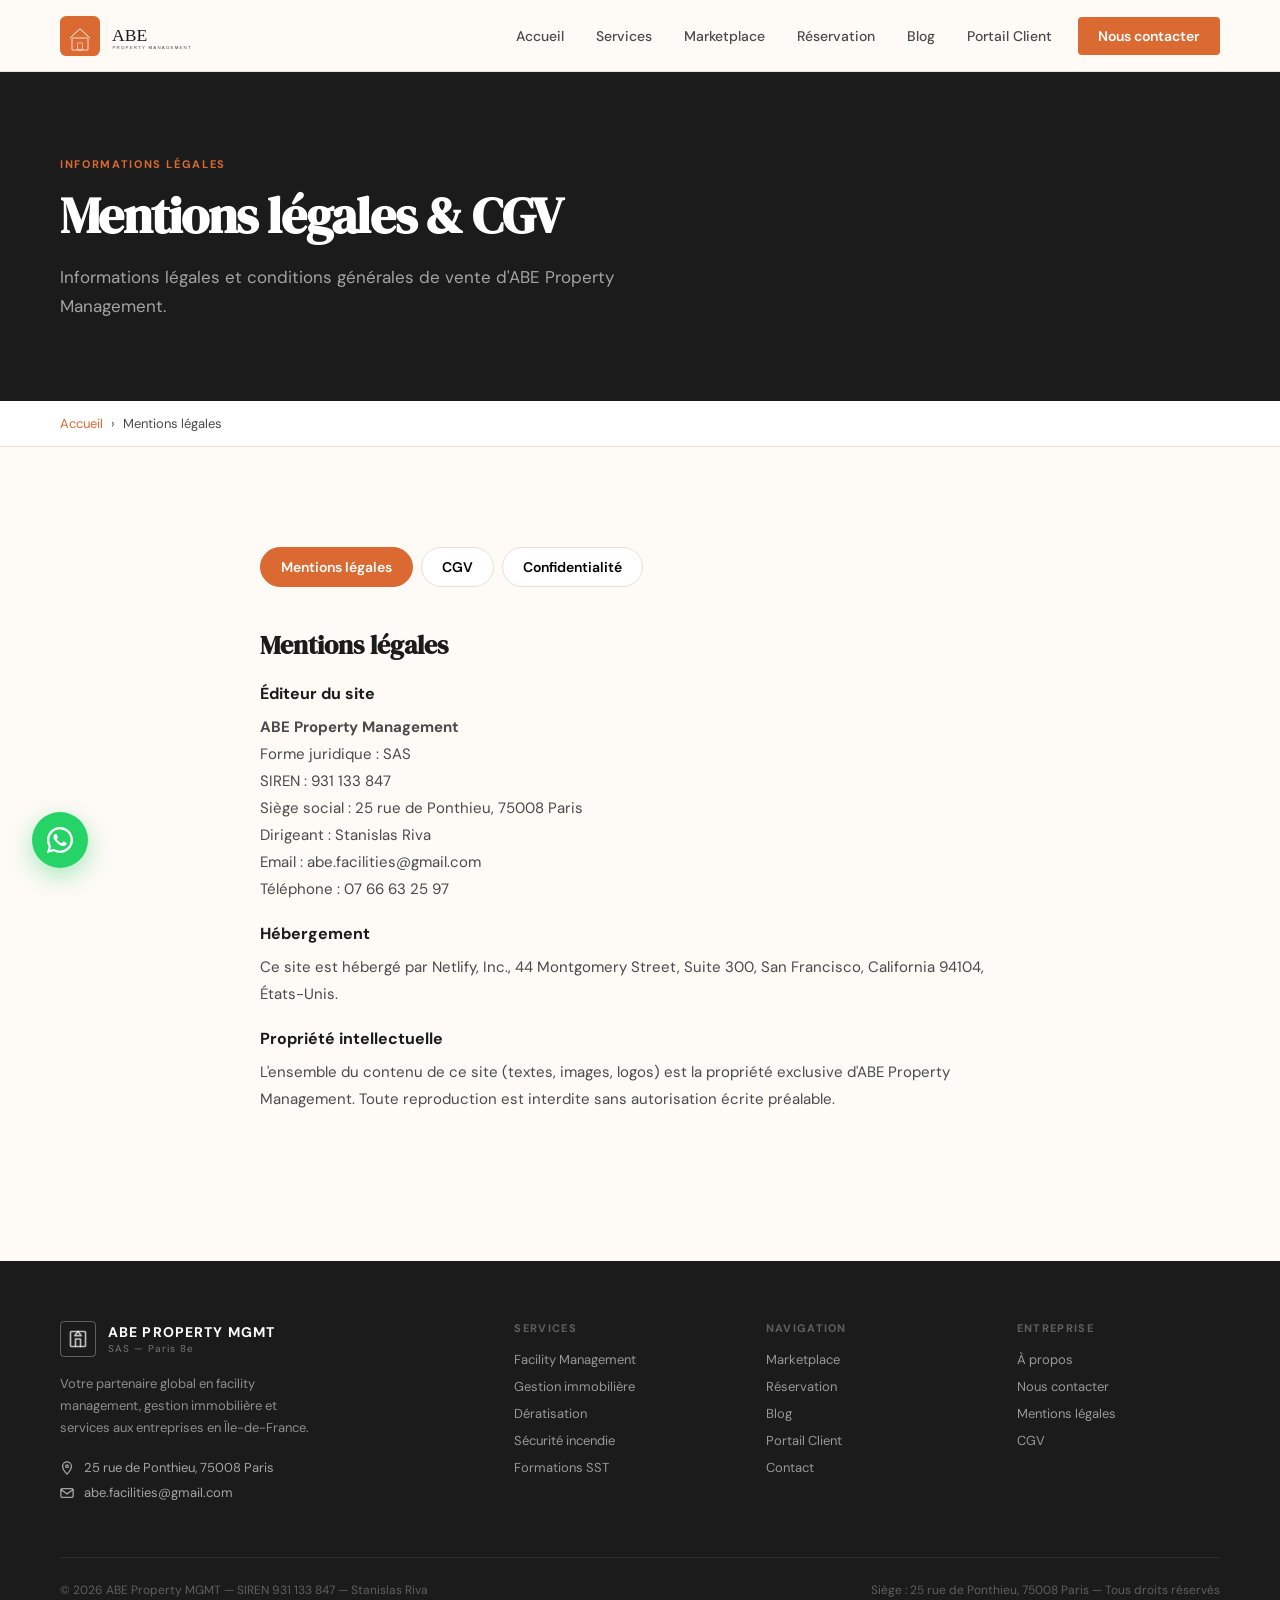
<file: mentions.html>
<!DOCTYPE html>
<html lang="fr">
<head>
  <meta charset="UTF-8"/><meta name="viewport" content="width=device-width, initial-scale=1.0"/>
  <title>Mentions légales & CGV — ABE Property Management</title>
  <link href="https://fonts.googleapis.com/css2?family=DM+Sans:wght@400;500;700&family=DM+Serif+Display:ital@0;1&display=swap" rel="stylesheet"/>
  <link rel="stylesheet" href="style.css"/>
  <style>
    .legal-content { max-width: 760px; margin: 0 auto; }
    .legal-section { margin-bottom: 48px; }
    .legal-section h2 { font-family: 'DM Serif Display', serif; font-size: 26px; margin-bottom: 16px; color: var(--dark); }
    .legal-section h3 { font-size: 16px; font-weight: 700; margin: 20px 0 10px; color: var(--dark); }
    .legal-section p, .legal-section li { font-size: 15px; line-height: 1.8; color: var(--mid); }
    .legal-section ul { padding-left: 20px; margin-top: 8px; }
    .legal-tabs { display: flex; gap: 8px; margin-bottom: 40px; }
    .legal-tab { padding: 10px 20px; border-radius: 100px; font-size: 14px; font-weight: 600; cursor: pointer; border: 1.5px solid var(--border); background: white; font-family: 'DM Sans', sans-serif; transition: all 0.2s; }
    .legal-tab.active { background: var(--orange); border-color: var(--orange); color: white; }
    .legal-panel { display: none; }
    .legal-panel.active { display: block; }
  </style>
</head>
<body>
<div id="header-placeholder"></div>
<main>
  <div class="page-hero">
    <span class="section-label">Informations légales</span>
    <h1 class="section-title">Mentions légales & CGV</h1>
    <p class="section-desc">Informations légales et conditions générales de vente d'ABE Property Management.</p>
  </div>
  <div class="breadcrumb"><a href="index.html">Accueil</a> › <span>Mentions légales</span></div>

  <section>
    <div class="legal-content">
      <div class="legal-tabs">
        <button class="legal-tab active" onclick="showTab('mentions', this)">Mentions légales</button>
        <button class="legal-tab" onclick="showTab('cgv', this)">CGV</button>
        <button class="legal-tab" onclick="showTab('confidentialite', this)">Confidentialité</button>
      </div>

      <div class="legal-panel active" id="tab-mentions">
        <div class="legal-section">
          <h2>Mentions légales</h2>
          <h3>Éditeur du site</h3>
          <p><strong>ABE Property Management</strong><br>Forme juridique : SAS<br>SIREN : 931 133 847<br>Siège social : 25 rue de Ponthieu, 75008 Paris<br>Dirigeant : Stanislas Riva<br>Email : abe.facilities@gmail.com<br>Téléphone : 07 66 63 25 97</p>
          <h3>Hébergement</h3>
          <p>Ce site est hébergé par Netlify, Inc., 44 Montgomery Street, Suite 300, San Francisco, California 94104, États-Unis.</p>
          <h3>Propriété intellectuelle</h3>
          <p>L'ensemble du contenu de ce site (textes, images, logos) est la propriété exclusive d'ABE Property Management. Toute reproduction est interdite sans autorisation écrite préalable.</p>
        </div>
      </div>

      <div class="legal-panel" id="tab-cgv">
        <div class="legal-section">
          <h2>Conditions Générales de Vente</h2>
          <h3>Article 1 — Objet</h3>
          <p>Les présentes CGV régissent les relations commerciales entre ABE Property Management (ci-après "le Prestataire") et ses clients pour toutes prestations de services et ventes de produits.</p>
          <h3>Article 2 — Devis et commandes</h3>
          <p>Tout devis est valable 30 jours à compter de sa date d'émission. La commande est confirmée par la signature du devis ou le versement d'un acompte de 30%.</p>
          <h3>Article 3 — Tarifs</h3>
          <p>Les prix sont indiqués en euros HT. TVA applicable : 20%. Les prix peuvent être modifiés à tout moment mais les commandes confirmées sont au prix du devis signé.</p>
          <h3>Article 4 — Paiement</h3>
          <p>Les factures sont payables à 30 jours. Le paiement s'effectue par virement bancaire ou prélèvement SEPA selon accord. Tout retard de paiement entraîne des pénalités de 3 fois le taux d'intérêt légal.</p>
          <h3>Article 5 — Responsabilité</h3>
          <p>ABE Property Management est assuré en responsabilité civile professionnelle. Notre responsabilité est limitée au montant de la prestation concernée.</p>
          <h3>Article 6 — Droit applicable</h3>
          <p>Les présentes CGV sont soumises au droit français. Tout litige relève de la compétence exclusive des tribunaux de Paris.</p>
        </div>
      </div>

      <div class="legal-panel" id="tab-confidentialite">
        <div class="legal-section">
          <h2>Politique de confidentialité</h2>
          <h3>Données collectées</h3>
          <p>ABE Property Management collecte uniquement les données nécessaires au traitement de vos demandes : nom, prénom, email, téléphone, adresse.</p>
          <h3>Utilisation des données</h3>
          <p>Vos données sont utilisées exclusivement pour répondre à vos demandes et gérer notre relation commerciale. Elles ne sont jamais vendues à des tiers.</p>
          <h3>Durée de conservation</h3>
          <p>Les données sont conservées pendant 3 ans après la dernière interaction, conformément à la réglementation française.</p>
          <h3>Vos droits (RGPD)</h3>
          <p>Conformément au RGPD, vous disposez d'un droit d'accès, de rectification, d'effacement et de portabilité de vos données. Pour exercer ces droits : abe.facilities@gmail.com</p>
          <h3>Cookies</h3>
          <p>Ce site n'utilise pas de cookies de traçage. Seuls des cookies techniques essentiels au fonctionnement du site peuvent être utilisés.</p>
        </div>
      </div>
    </div>
  </section>
</main>
<div id="footer-placeholder"></div>
<script src="components.js"></script>
<script>
renderHeader(''); renderFooter();
function showTab(id, btn) {
  document.querySelectorAll('.legal-panel').forEach(p => p.classList.remove('active'));
  document.querySelectorAll('.legal-tab').forEach(b => b.classList.remove('active'));
  document.getElementById('tab-' + id).classList.add('active');
  btn.classList.add('active');
}
</script>
</body>
</html>
</file>
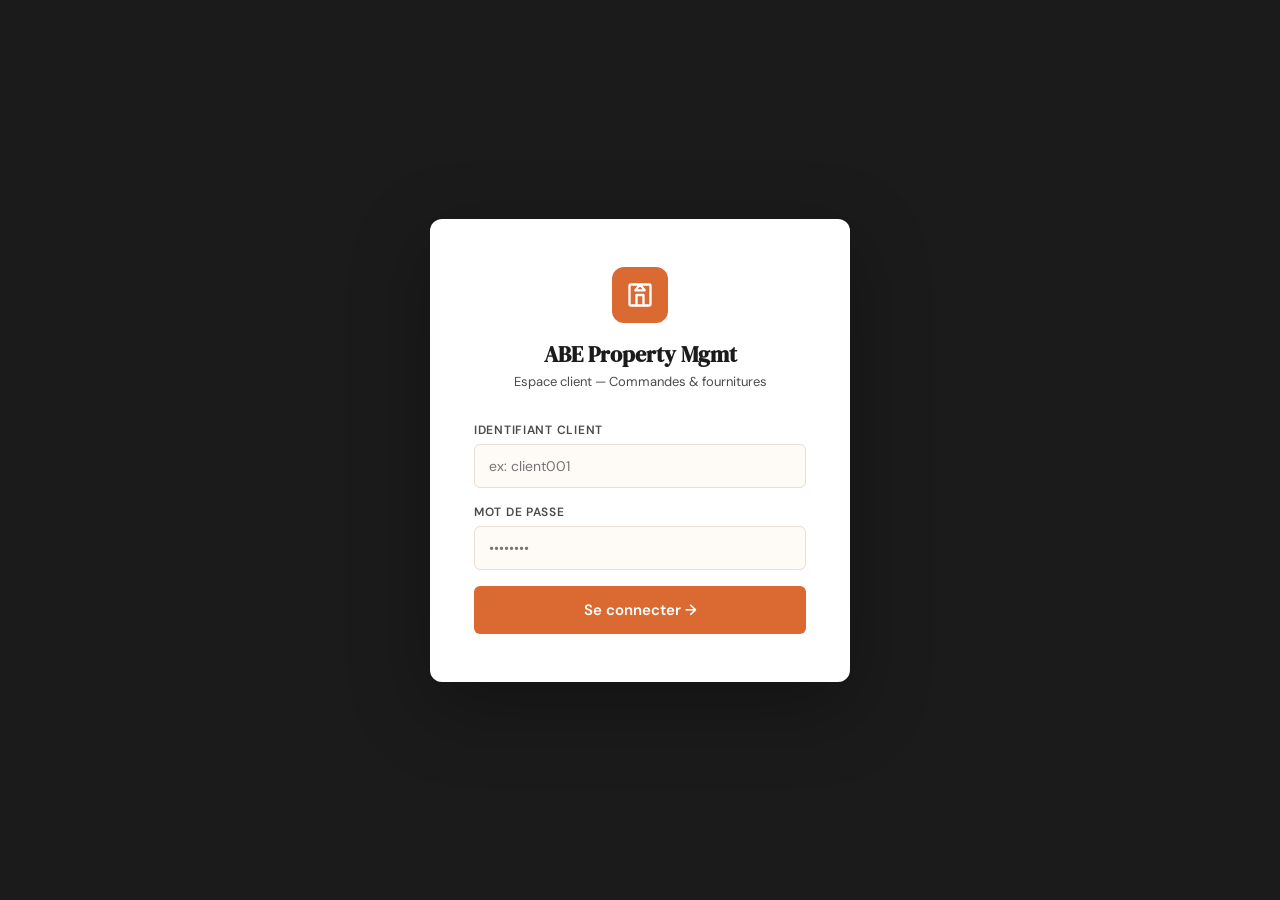
<file: portail.html>
<!DOCTYPE html>
<html lang="fr">
<head>
  <meta charset="UTF-8"/>
  <meta name="viewport" content="width=device-width, initial-scale=1.0"/>
  <title>ABE — Espace Client</title>
  <link href="https://fonts.googleapis.com/css2?family=DM+Sans:wght@300;400;500;600;700&family=DM+Serif+Display:ital@0;1&display=swap" rel="stylesheet"/>
  <style>
    *,*::before,*::after{box-sizing:border-box;margin:0;padding:0}
    :root{--cream:#fefaf6;--dark:#1b1b1b;--orange:#da6a32;--orange-light:#f4e6da;--orange-dark:#b8541f;--mid:#4a4a4a;--border:#e8e0d6;--white:#fff;--green:#16a34a;--green-light:#dcfce7;--red:#dc2626;--red-light:#fee2e2;--blue:#1d4ed8;--blue-light:#dbeafe}
    body{font-family:'DM Sans',sans-serif;background:var(--cream);color:var(--dark);min-height:100vh}
    #login-page{min-height:100vh;display:flex;align-items:center;justify-content:center;background:var(--dark);padding:24px}
    .login-box{background:#fff;border-radius:12px;padding:48px 44px;width:100%;max-width:420px;box-shadow:0 24px 80px rgba(0,0,0,.3)}
    .login-logo{text-align:center;margin-bottom:32px}
    .login-logo-icon{width:56px;height:56px;background:var(--orange);border-radius:12px;display:flex;align-items:center;justify-content:center;margin:0 auto 16px}
    .login-logo h1{font-family:'DM Serif Display',serif;font-size:22px;color:var(--dark);margin-bottom:4px}
    .login-logo p{font-size:13px;color:var(--mid)}
    .lbl{display:block;font-size:12px;font-weight:600;letter-spacing:.06em;text-transform:uppercase;color:var(--mid);margin-bottom:6px}
    .linput{width:100%;background:var(--cream);border:1.5px solid var(--border);border-radius:6px;padding:12px 14px;font-size:14px;font-family:'DM Sans',sans-serif;color:var(--dark);outline:none;transition:border-color .2s;margin-bottom:16px}
    .linput:focus{border-color:var(--orange)}
    .lbtn{width:100%;background:var(--orange);color:#fff;border:none;padding:14px;border-radius:6px;font-size:15px;font-weight:600;font-family:'DM Sans',sans-serif;cursor:pointer;transition:background .2s}
    .lbtn:hover{background:var(--orange-dark)}
    .lerr{background:var(--red-light);color:var(--red);font-size:13px;padding:10px 14px;border-radius:6px;margin-top:12px;display:none;text-align:center}
    #app-page{display:none}
    .layout{display:flex;min-height:100vh}
    .sidebar{width:240px;background:var(--dark);color:#fff;display:flex;flex-direction:column;position:fixed;top:0;left:0;bottom:0;z-index:100}
    .sl{padding:28px 24px 20px;border-bottom:1px solid rgba(255,255,255,.08)}
    .sl-top{display:flex;align-items:center;gap:10px;margin-bottom:4px}
    .sl-icon{width:32px;height:32px;background:var(--orange);border-radius:6px;display:flex;align-items:center;justify-content:center;flex-shrink:0}
    .sl-name{font-size:13px;font-weight:700;color:#fff;letter-spacing:.06em}
    .sl-client{font-size:12px;color:rgba(255,255,255,.45);padding-left:42px}
    .snav{flex:1;padding:16px 12px;display:flex;flex-direction:column;gap:2px}
    .stitle{font-size:10px;font-weight:700;letter-spacing:.12em;text-transform:uppercase;color:rgba(255,255,255,.25);padding:12px 12px 6px}
    .sbtn{display:flex;align-items:center;gap:10px;padding:10px 12px;border-radius:6px;font-size:14px;font-weight:500;color:rgba(255,255,255,.6);cursor:pointer;border:none;background:none;font-family:'DM Sans',sans-serif;transition:all .15s;text-align:left;width:100%}
    .sbtn:hover{background:rgba(255,255,255,.06);color:#fff}
    .sbtn.active{background:var(--orange);color:#fff}
    .sfooter{padding:16px 12px;border-top:1px solid rgba(255,255,255,.08)}
    .cart-side{background:rgba(255,255,255,.06);border-radius:8px;padding:12px;margin-bottom:8px;display:none}
    .cart-side.vis{display:block}
    .cs-title{font-size:11px;font-weight:700;text-transform:uppercase;letter-spacing:.08em;color:rgba(255,255,255,.4);margin-bottom:8px}
    .cs-total{font-size:20px;font-weight:700;color:#fff}
    .cs-count{font-size:12px;color:rgba(255,255,255,.5);margin-top:2px}
    .cs-btn{width:100%;background:var(--orange);color:#fff;border:none;padding:11px;border-radius:6px;font-size:13px;font-weight:600;font-family:'DM Sans',sans-serif;cursor:pointer;transition:background .2s;margin-bottom:8px}
    .cs-btn:hover{background:var(--orange-dark)}
    .logout{display:flex;align-items:center;gap:8px;padding:9px 12px;border-radius:6px;font-size:13px;color:rgba(255,255,255,.4);cursor:pointer;border:none;background:none;font-family:'DM Sans',sans-serif;transition:all .15s;width:100%}
    .logout:hover{color:rgba(255,255,255,.8);background:rgba(255,255,255,.04)}
    .main{margin-left:240px;flex:1;padding:36px 44px;min-height:100vh}
    .panel{display:none}
    .panel.active{display:block}
    .ph{margin-bottom:32px}
    .ph h2{font-family:'DM Serif Display',serif;font-size:28px;color:var(--dark);margin-bottom:6px}
    .ph p{font-size:15px;color:var(--mid)}
    .filters{display:flex;gap:8px;flex-wrap:wrap;margin-bottom:28px}
    .fb{background:#fff;border:1.5px solid var(--border);border-radius:100px;padding:8px 18px;font-size:13px;font-weight:600;font-family:'DM Sans',sans-serif;color:var(--mid);cursor:pointer;transition:all .2s}
    .fb:hover{border-color:var(--orange);color:var(--orange)}
    .fb.active{background:var(--orange);border-color:var(--orange);color:#fff}
    .pgrid{display:grid;grid-template-columns:repeat(auto-fill,minmax(220px,1fr));gap:20px}
    .pc{background:#fff;border:1px solid var(--border);border-radius:10px;overflow:hidden;display:flex;flex-direction:column;transition:transform .2s,box-shadow .2s}
    .pc:hover{transform:translateY(-2px);box-shadow:0 8px 24px rgba(0,0,0,.08)}
    .pc.hidden{display:none}
    .pi{height:110px;display:flex;align-items:center;justify-content:center;font-size:44px}
    .pb{padding:16px;display:flex;flex-direction:column;flex:1}
    .pcat{font-size:11px;font-weight:700;letter-spacing:.08em;text-transform:uppercase;color:var(--orange);margin-bottom:6px}
    .pb h4{font-size:14px;font-weight:700;color:var(--dark);margin-bottom:6px}
    .pb p{font-size:12px;line-height:1.5;color:var(--mid);flex:1}
    .pfoot{display:flex;align-items:center;justify-content:space-between;margin-top:14px;padding-top:12px;border-top:1px solid var(--border)}
    .ppr{font-size:18px;font-weight:700;color:var(--dark)}
    .pht{font-size:11px;font-weight:400;color:var(--mid)}
    .qc{display:flex;align-items:center;gap:6px}
    .qb{width:26px;height:26px;border:1.5px solid var(--border);border-radius:4px;background:none;cursor:pointer;font-size:14px;font-weight:600;color:var(--dark);display:flex;align-items:center;justify-content:center;transition:all .15s}
    .qb:hover{border-color:var(--orange);color:var(--orange)}
    .qn{font-size:14px;font-weight:700;min-width:20px;text-align:center}
    .ab{background:var(--dark);color:#fff;border:none;padding:8px 14px;border-radius:5px;font-size:12px;font-weight:600;font-family:'DM Sans',sans-serif;cursor:pointer;transition:background .2s;white-space:nowrap}
    .ab:hover{background:var(--orange)}
    .ab.added{background:var(--green)}
    .ctable{background:#fff;border:1px solid var(--border);border-radius:10px;overflow:hidden}
    .cth{display:grid;grid-template-columns:1fr 120px 90px 80px;padding:12px 20px;background:var(--cream);border-bottom:1px solid var(--border);font-size:11px;font-weight:700;letter-spacing:.08em;text-transform:uppercase;color:var(--mid);gap:12px}
    .crow{display:grid;grid-template-columns:1fr 120px 90px 80px;padding:16px 20px;border-bottom:1px solid var(--border);align-items:center;gap:12px}
    .crow:last-child{border-bottom:none}
    .cprod{display:flex;align-items:center;gap:12px}
    .cpn{font-size:14px;font-weight:600;color:var(--dark)}
    .cpc{font-size:12px;color:var(--mid)}
    .cqc{display:flex;align-items:center;gap:8px}
    .clt{font-size:15px;font-weight:700;color:var(--dark)}
    .rmb{background:none;border:none;cursor:pointer;color:var(--mid);transition:color .15s;padding:4px}
    .rmb:hover{color:var(--red)}
    .cfbar{background:#fff;border:1px solid var(--border);border-radius:10px;padding:20px 24px;margin-top:16px;display:flex;justify-content:space-between;align-items:center}
    .ctlbl{font-size:13px;color:var(--mid);margin-bottom:4px}
    .ctamt{font-size:28px;font-weight:700;color:var(--dark)}
    .cttva{font-size:12px;color:var(--mid);margin-top:2px}
    .vbtn{background:var(--orange);color:#fff;border:none;padding:14px 32px;border-radius:6px;font-size:15px;font-weight:600;font-family:'DM Sans',sans-serif;cursor:pointer;transition:background .2s;display:flex;align-items:center;gap:8px}
    .vbtn:hover{background:var(--orange-dark)}
    .olist{display:flex;flex-direction:column;gap:12px}
    .ocard{background:#fff;border:1px solid var(--border);border-radius:10px;padding:20px 24px}
    .ocardh{display:flex;justify-content:space-between;align-items:center;margin-bottom:12px}
    .onum{font-size:14px;font-weight:700;color:var(--dark)}
    .odate{font-size:13px;color:var(--mid)}
    .ostatus{display:inline-flex;align-items:center;gap:6px;padding:4px 12px;border-radius:100px;font-size:12px;font-weight:600}
    .sp{background:#fef9c3;color:#854d0e}
    .si{background:var(--blue-light);color:var(--blue)}
    .sa{background:var(--green-light);color:var(--green)}
    .oisum{font-size:13px;color:var(--mid);line-height:1.7}
    .otl{display:flex;justify-content:space-between;align-items:center;margin-top:12px;padding-top:12px;border-top:1px solid var(--border)}
    .otll{font-size:13px;color:var(--mid)}
    .otlv{font-size:16px;font-weight:700;color:var(--dark)}
    .ptag{display:inline-flex;align-items:center;gap:5px;padding:3px 9px;border-radius:4px;font-size:11px;font-weight:600}
    .tv{background:var(--blue-light);color:var(--blue)}
    .ti{background:var(--orange-light);color:var(--orange-dark)}
    .abadge{display:inline-flex;align-items:center;gap:6px;background:var(--orange-light);color:var(--orange-dark);font-size:11px;font-weight:700;letter-spacing:.06em;text-transform:uppercase;padding:4px 10px;border-radius:4px;margin-bottom:24px}
    .aorders{display:flex;flex-direction:column;gap:14px}
    .aocard{background:#fff;border:1px solid var(--border);border-radius:10px;overflow:hidden}
    .aoh{display:flex;justify-content:space-between;align-items:center;padding:16px 20px;border-bottom:1px solid var(--border);background:var(--cream)}
    .aonum{font-size:14px;font-weight:700;color:var(--dark)}
    .aocl{font-size:13px;color:var(--mid);margin-top:2px}
    .aobody{padding:16px 20px}
    .ait{width:100%;border-collapse:collapse}
    .ait th{font-size:11px;font-weight:700;letter-spacing:.08em;text-transform:uppercase;color:var(--mid);text-align:left;padding:0 0 8px}
    .ait td{font-size:13px;color:var(--dark);padding:6px 0;border-top:1px solid var(--border)}
    .aotr{display:flex;justify-content:space-between;align-items:center;padding:12px 20px;background:var(--cream);border-top:1px solid var(--border)}
    .aotl{font-size:13px;color:var(--mid)}
    .aotv{font-size:18px;font-weight:700;color:var(--dark)}
    .aoact{display:flex;gap:8px;padding:12px 20px;border-top:1px solid var(--border);flex-wrap:wrap}
    .admbtn{padding:8px 16px;border-radius:5px;font-size:12px;font-weight:600;font-family:'DM Sans',sans-serif;cursor:pointer;border:1.5px solid;transition:all .15s;text-decoration:none;display:inline-flex;align-items:center;gap:6px}
    .bi{background:var(--blue-light);border-color:var(--blue);color:var(--blue)}
    .bi:hover{background:var(--blue);color:#fff}
    .bp{background:var(--green-light);border-color:var(--green);color:var(--green)}
    .bp:hover{background:var(--green);color:#fff}
    .bd{background:var(--red-light);border-color:var(--red);color:var(--red)}
    .bd:hover{background:var(--red);color:#fff}
    .moverlay{position:fixed;inset:0;background:rgba(0,0,0,.5);z-index:1000;display:flex;align-items:center;justify-content:center;padding:24px;opacity:0;pointer-events:none;transition:opacity .25s}
    .moverlay.open{opacity:1;pointer-events:all}
    .modal{background:#fff;border-radius:12px;padding:36px;width:100%;max-width:480px;transform:translateY(16px);transition:transform .25s}
    .moverlay.open .modal{transform:translateY(0)}
    .modal h3{font-family:'DM Serif Display',serif;font-size:22px;color:var(--dark);margin-bottom:8px}
    .modal p{font-size:14px;color:var(--mid);margin-bottom:24px;line-height:1.6}
    .mlbl{display:block;font-size:12px;font-weight:600;letter-spacing:.06em;text-transform:uppercase;color:var(--mid);margin-bottom:6px}
    .msel,.mta{width:100%;background:var(--cream);border:1.5px solid var(--border);border-radius:6px;padding:11px 14px;font-size:14px;font-family:'DM Sans',sans-serif;color:var(--dark);outline:none;margin-bottom:16px;transition:border-color .2s}
    .msel:focus,.mta:focus{border-color:var(--orange)}
    .mta{resize:vertical;min-height:80px}
    .mact{display:flex;gap:10px;justify-content:flex-end}
    .mcancel{background:none;border:1.5px solid var(--border);color:var(--mid);padding:11px 20px;border-radius:6px;font-size:14px;font-weight:600;font-family:'DM Sans',sans-serif;cursor:pointer;transition:all .15s}
    .mcancel:hover{border-color:var(--dark);color:var(--dark)}
    .mconfirm{background:var(--orange);border:none;color:#fff;padding:11px 24px;border-radius:6px;font-size:14px;font-weight:600;font-family:'DM Sans',sans-serif;cursor:pointer;transition:background .15s}
    .mconfirm:hover{background:var(--orange-dark)}
    .succ{text-align:center;padding:60px 40px;display:none}
    .succ.show{display:block}
    .sicon{width:72px;height:72px;background:var(--green-light);border-radius:50%;display:flex;align-items:center;justify-content:center;margin:0 auto 24px}
    .succ h3{font-family:'DM Serif Display',serif;font-size:24px;color:var(--dark);margin-bottom:12px}
    .succ p{font-size:15px;color:var(--mid);max-width:340px;margin:0 auto 28px;line-height:1.6}
    .empty{text-align:center;padding:60px 24px;color:var(--mid)}
    .empty .ei{font-size:48px;margin-bottom:16px}
    .empty p{font-size:15px}
    .toast{position:fixed;bottom:28px;left:50%;transform:translateX(-50%) translateY(20px);background:var(--dark);color:#fff;padding:12px 22px;border-radius:8px;font-size:14px;font-weight:500;z-index:3000;opacity:0;transition:all .3s;pointer-events:none;white-space:nowrap}
    .toast.show{opacity:1;transform:translateX(-50%) translateY(0)}
  </style>
</head>
<body>

<div id="login-page">
  <div class="login-box">
    <div class="login-logo">
      <div class="login-logo-icon"><svg width="28" height="28" viewBox="0 0 24 24" fill="none" stroke="white" stroke-width="2" stroke-linecap="round" stroke-linejoin="round"><rect x="3" y="3" width="18" height="18" rx="1"/><path d="M9 21V12h6v9"/><path d="M12 3L8 8h8L12 3z"/></svg></div>
      <h1>ABE Property Mgmt</h1>
      <p>Espace client — Commandes &amp; fournitures</p>
    </div>
    <label class="lbl">Identifiant client</label>
    <input class="linput" type="text" id="lu" placeholder="ex: client001" autocomplete="off"/>
    <label class="lbl">Mot de passe</label>
    <input class="linput" type="password" id="lp" placeholder="••••••••"/>
    <button class="lbtn" onclick="doLogin()">Se connecter →</button>
    <div class="lerr" id="lerr">Identifiant ou mot de passe incorrect.</div>
  </div>
</div>

<div id="app-page">
  <div class="layout">
    <aside class="sidebar">
      <div class="sl">
        <div class="sl-top">
          <div class="sl-icon"><svg width="18" height="18" viewBox="0 0 24 24" fill="none" stroke="white" stroke-width="2" stroke-linecap="round" stroke-linejoin="round"><rect x="3" y="3" width="18" height="18" rx="1"/><path d="M9 21V12h6v9"/><path d="M12 3L8 8h8L12 3z"/></svg></div>
          <span class="sl-name">ABE PROPERTY</span>
        </div>
        <div class="sl-client" id="slclient"></div>
      </div>
      <nav class="snav">
        <div class="stitle">Menu</div>
        <button class="sbtn active" id="nav-catalogue" onclick="go('catalogue')">
          <svg width="16" height="16" viewBox="0 0 24 24" fill="none" stroke="currentColor" stroke-width="2"><rect x="3" y="3" width="7" height="7"/><rect x="14" y="3" width="7" height="7"/><rect x="14" y="14" width="7" height="7"/><rect x="3" y="14" width="7" height="7"/></svg>Catalogue
        </button>
        <button class="sbtn" id="nav-panier" onclick="go('panier')">
          <svg width="16" height="16" viewBox="0 0 24 24" fill="none" stroke="currentColor" stroke-width="2"><path d="M6 2L3 6v14a2 2 0 002 2h14a2 2 0 002-2V6l-3-4z"/><line x1="3" y1="6" x2="21" y2="6"/><path d="M16 10a4 4 0 01-8 0"/></svg>Mon panier
          <span id="cbadge" style="margin-left:auto;background:var(--orange);color:#fff;font-size:10px;font-weight:700;padding:2px 7px;border-radius:100px;display:none">0</span>
        </button>
        <button class="sbtn" id="nav-historique" onclick="go('historique')">
          <svg width="16" height="16" viewBox="0 0 24 24" fill="none" stroke="currentColor" stroke-width="2"><path d="M14 2H6a2 2 0 00-2 2v16a2 2 0 002 2h12a2 2 0 002-2V8z"/><polyline points="14 2 14 8 20 8"/><line x1="16" y1="13" x2="8" y2="13"/><line x1="16" y1="17" x2="8" y2="17"/></svg>Mes commandes
        </button>
        <div id="admnav" style="display:none">
          <div class="stitle">Administration</div>
          <button class="sbtn" id="nav-admin" onclick="go('admin')">
            <svg width="16" height="16" viewBox="0 0 24 24" fill="none" stroke="currentColor" stroke-width="2"><path d="M12 22s8-4 8-10V5l-8-3-8 3v7c0 6 8 10 8 10z"/></svg>Toutes les commandes
          </button>
        </div>
      </nav>
      <div class="sfooter">
        <div class="cart-side" id="csside">
          <div class="cs-title">🛒 Panier en cours</div>
          <div class="cs-total" id="cstotal">0 €</div>
          <div class="cs-count" id="cscount">0 article</div>
        </div>
        <button class="cs-btn" id="csbtn" onclick="go('panier')" style="display:none">Voir mon panier →</button>
        <button class="logout" onclick="doLogout()">
          <svg width="14" height="14" viewBox="0 0 24 24" fill="none" stroke="currentColor" stroke-width="2"><path d="M9 21H5a2 2 0 01-2-2V5a2 2 0 012-2h4"/><polyline points="16 17 21 12 16 7"/><line x1="21" y1="12" x2="9" y2="12"/></svg>Se déconnecter
        </button>
      </div>
    </aside>

    <main class="main">
      <div class="panel active" id="panel-catalogue">
        <div class="ph"><h2>Catalogue produits</h2><p>Sélectionnez vos produits, ajoutez au panier et validez. Vous recevrez votre facture sous 24h.</p></div>
        <div class="filters">
          <button class="fb active" onclick="filt('all',this)">Tout voir</button>
          <button class="fb" onclick="filt('incendie',this)">🧯 Sécurité incendie</button>
          <button class="fb" onclick="filt('nuisibles',this)">🪲 Anti-nuisibles</button>
          <button class="fb" onclick="filt('hygiene',this)">🧹 Hygiène</button>
          <button class="fb" onclick="filt('epi',this)">🦺 EPI</button>
          <button class="fb" onclick="filt('bureau',this)">📦 Fournitures</button>
        </div>
        <div class="pgrid" id="pgrid"></div>
      </div>

      <div class="panel" id="panel-panier">
        <div class="ph"><h2>Mon panier</h2><p>Vérifiez votre sélection avant de valider la commande.</p></div>
        <div class="empty" id="cempty"><div class="ei">🛒</div><p>Votre panier est vide.<br>Parcourez le catalogue pour ajouter des produits.</p></div>
        <div id="cwrap" style="display:none">
          <div class="ctable">
            <div class="cth"><span>Produit</span><span>Quantité</span><span>Prix unit.</span><span>Total</span></div>
            <div id="crows"></div>
          </div>
          <div class="cfbar">
            <div><div class="ctlbl">Total commande</div><div class="ctamt" id="cgtotal">0 €</div><div class="cttva">HT — TVA en sus</div></div>
            <button class="vbtn" onclick="openModal()">Valider la commande <svg width="16" height="16" viewBox="0 0 24 24" fill="none" stroke="currentColor" stroke-width="2"><path d="M5 12h14M12 5l7 7-7 7"/></svg></button>
          </div>
        </div>
      </div>

      <div class="panel" id="panel-historique">
        <div class="ph"><h2>Mes commandes</h2><p>Suivez l'état de vos commandes et factures.</p></div>
        <div id="histcont"></div>
      </div>

      <div class="panel" id="panel-admin">
        <div class="ph">
          <div class="abadge"><svg width="12" height="12" viewBox="0 0 24 24" fill="none" stroke="currentColor" stroke-width="2"><path d="M12 22s8-4 8-10V5l-8-3-8 3v7c0 6 8 10 8 10z"/></svg>Accès administrateur</div>
          <h2>Toutes les commandes</h2>
          <p>Gérez les commandes, changez les statuts et créez les factures sur Indy.</p>
        </div>
        <div id="admcont"></div>
      </div>
    </main>
  </div>
</div>

<div class="moverlay" id="moverlay">
  <div class="modal">
    <div id="mform">
      <h3>Confirmer la commande</h3>
      <p>Choisissez votre mode de règlement. Stanislas vous enverra la facture sous 24h avec les instructions de paiement.</p>
      <label class="mlbl">Mode de paiement</label>
      <select class="msel" id="pmode">
        <option value="indy">💳 Paiement en ligne par carte (lien Indy)</option>
        <option value="virement">🏦 Virement bancaire (RIB joint à la facture)</option>
      </select>
      <label class="mlbl">Note / adresse de livraison (optionnel)</label>
      <textarea class="mta" id="onote" placeholder="Précisions sur la commande, adresse de livraison..."></textarea>
      <div class="mact">
        <button class="mcancel" onclick="closeModal()">Annuler</button>
        <button class="mconfirm" onclick="submitOrder()">Envoyer la commande →</button>
      </div>
    </div>
    <div class="succ" id="msucc">
      <div class="sicon"><svg width="32" height="32" viewBox="0 0 24 24" fill="none" stroke="#16a34a" stroke-width="2.5" stroke-linecap="round"><path d="M20 6L9 17l-5-5"/></svg></div>
      <h3>Commande envoyée !</h3>
      <p>Stanislas a reçu votre demande et vous enverra la facture sous 24h avec les instructions de paiement.</p>
      <button class="vbtn" style="margin:0 auto" onclick="closeModal();go('historique')">Voir mes commandes</button>
    </div>
  </div>
</div>

<div class="toast" id="toast"></div>

<script>
// ═══════ CLIENTS — Modifier selon tes clients ═══════
const CLIENTS={
  'admin':{password:'abe2025admin',name:'Stanislas Riva',email:'abe.facilities@gmail.com',isAdmin:true,pay:'virement'},
  'client001':{password:'dupont2025',name:'Cabinet Dupont & Associés',email:'contact@dupont.fr',isAdmin:false,pay:'indy'},
  'client002':{password:'immosud88',name:'ImmoSud Gestion',email:'gestion@immosud.fr',isAdmin:false,pay:'virement'},
  'client003':{password:'syndic75',name:'Syndic Paris 8e',email:'syndic@paris8.fr',isAdmin:false,pay:'indy'}
};

const PRODUCTS=[
  {id:'p1',cat:'incendie',e:'🧯',n:'Extincteur CO₂ 2kg',d:'Homologué EN3, feux électriques et liquides. Livré avec support mural.',p:89},
  {id:'p2',cat:'incendie',e:'🔔',n:'Détecteur de fumée NF',d:'Certifié NF, alarme 85dB, autonomie 10 ans.',p:24},
  {id:'p3',cat:'incendie',e:'🚪',n:'Panneau évacuation lumineux',d:'Signalétique conforme ISO 7010 avec éclairage de secours.',p:38},
  {id:'p4',cat:'incendie',e:'🧰',n:'Trousse premiers secours CE',d:'Conforme CE pour 20 personnes. Idéale post-formation SST.',p:54},
  {id:'p5',cat:'nuisibles',e:'🪤',n:"Station d'appâtage pro",d:'Boîtier sécurisé anti-effraction pour rongeurs.',p:19},
  {id:'p6',cat:'nuisibles',e:'💨',n:'Insecticide professionnel 5L',d:'Large spectre blattes, fourmis, punaises. Concentré à diluer.',p:62},
  {id:'p7',cat:'hygiene',e:'🧴',n:'Distributeur gel hydroalcoolique',d:'Distributeur mural 1L sans contact, rechargeable.',p:45},
  {id:'p8',cat:'hygiene',e:'🧺',n:'Kit nettoyage sols pro',d:'Chariot, serpillère microfibre, seau double compartiment, produit 5L.',p:118},
  {id:'p9',cat:'epi',e:'🦺',n:'Gilet haute visibilité EN471',d:'Classe 2, bandes rétroréfléchissantes, taille universelle.',p:12},
  {id:'p10',cat:'epi',e:'🧤',n:'Gants nitrile résistants ×100',d:'Protection chimique et mécanique, sans latex, taille M/L.',p:28},
  {id:'p11',cat:'bureau',e:'📦',n:"Étiquettes d'inventaire ×500",d:'Adhésives numérotées, résistantes. Gestion de stock.',p:22},
  {id:'p12',cat:'bureau',e:'🗂️',n:'Logiciel gestion de stock',d:'Licence annuelle 3 utilisateurs, alertes réappro.',p:199,sfx:'/an'}
];

const BG={incendie:'#fff3ee',nuisibles:'#f0faef',hygiene:'#eef6ff',epi:'#fdf8ee',bureau:'#f5f0ff'};
const CLAB={incendie:'Sécurité incendie',nuisibles:'Anti-nuisibles',hygiene:'Hygiène & entretien',epi:'EPI & sécurité',bureau:'Fournitures'};

let user=null, cart={};
let orders=JSON.parse(localStorage.getItem('abe_o')||'[]');

function doLogin(){
  const u=document.getElementById('lu').value.trim();
  const p=document.getElementById('lp').value;
  if(CLIENTS[u]&&CLIENTS[u].password===p){
    user={id:u,...CLIENTS[u]};
    document.getElementById('lerr').style.display='none';
    document.getElementById('login-page').style.display='none';
    document.getElementById('app-page').style.display='block';
    document.getElementById('slclient').textContent=user.name;
    if(user.isAdmin)document.getElementById('admnav').style.display='block';
    renderProds();renderCart();renderHist();
    if(user.isAdmin)renderAdmin();
  }else{document.getElementById('lerr').style.display='block';}
}

function doLogout(){
  user=null;cart={};
  document.getElementById('app-page').style.display='none';
  document.getElementById('login-page').style.display='flex';
  document.getElementById('lu').value='';document.getElementById('lp').value='';
  document.getElementById('admnav').style.display='none';
  document.querySelectorAll('.sbtn').forEach(b=>b.classList.remove('active'));
  document.getElementById('nav-catalogue').classList.add('active');
  document.querySelectorAll('.panel').forEach(p=>p.classList.remove('active'));
  document.getElementById('panel-catalogue').classList.add('active');
}

document.addEventListener('keydown',e=>{if(e.key==='Enter'&&document.getElementById('login-page').style.display!=='none')doLogin();});

function go(name){
  document.querySelectorAll('.panel').forEach(p=>p.classList.remove('active'));
  document.querySelectorAll('.sbtn').forEach(b=>b.classList.remove('active'));
  document.getElementById('panel-'+name).classList.add('active');
  const b=document.getElementById('nav-'+name);if(b)b.classList.add('active');
  if(name==='panier')renderCart();
  if(name==='historique')renderHist();
  if(name==='admin')renderAdmin();
}

function renderProds(){
  document.getElementById('pgrid').innerHTML=PRODUCTS.map(p=>`
    <div class="pc" data-cat="${p.cat}">
      <div class="pi" style="background:${BG[p.cat]}">${p.e}</div>
      <div class="pb">
        <span class="pcat">${CLAB[p.cat]}</span>
        <h4>${p.n}</h4><p>${p.d}</p>
        <div class="pfoot">
          <div><span class="ppr">${p.p} €</span><span class="pht"> HT${p.sfx||''}</span></div>
          <div class="qc">
            <button class="qb" onclick="cq('${p.id}',-1)">−</button>
            <span class="qn" id="qn${p.id}">1</span>
            <button class="qb" onclick="cq('${p.id}',1)">+</button>
            <button class="ab" id="ab${p.id}" onclick="ac('${p.id}')">Ajouter →</button>
          </div>
        </div>
      </div>
    </div>`).join('');
}

function filt(cat,btn){
  document.querySelectorAll('.fb').forEach(b=>b.classList.remove('active'));
  btn.classList.add('active');
  document.querySelectorAll('.pc').forEach(c=>c.classList.toggle('hidden',cat!=='all'&&c.dataset.cat!==cat));
}

function cq(id,d){const e=document.getElementById('qn'+id);e.textContent=Math.max(1,parseInt(e.textContent)+d);}

function ac(id){
  const q=parseInt(document.getElementById('qn'+id).textContent);
  cart[id]=(cart[id]||0)+q;
  const b=document.getElementById('ab'+id);
  b.textContent='✓ Ajouté';b.classList.add('added');
  setTimeout(()=>{b.textContent='Ajouter →';b.classList.remove('added');},1400);
  showToast('✓ '+PRODUCTS.find(p=>p.id===id).n+' × '+q+' ajouté');
  updBadge();updSide();
}

function renderCart(){
  const keys=Object.keys(cart).filter(k=>cart[k]>0);
  const empty=!keys.length;
  document.getElementById('cempty').style.display=empty?'block':'none';
  document.getElementById('cwrap').style.display=empty?'none':'block';
  if(!empty){
    let tot=0;
    document.getElementById('crows').innerHTML=keys.map(id=>{
      const p=PRODUCTS.find(pr=>pr.id===id),q=cart[id],line=p.p*q;tot+=line;
      return `<div class="crow">
        <div class="cprod"><span style="font-size:28px">${p.e}</span><div><div class="cpn">${p.n}</div><div class="cpc">${CLAB[p.cat]}</div></div></div>
        <div class="cqc"><button class="qb" onclick="uq('${id}',-1)">−</button><span class="qn">${q}</span><button class="qb" onclick="uq('${id}',1)">+</button></div>
        <span style="font-size:14px;color:var(--mid)">${p.p} €</span>
        <div style="display:flex;align-items:center;gap:8px"><span class="clt">${line} €</span>
        <button class="rmb" onclick="rm('${id}')"><svg width="14" height="14" viewBox="0 0 24 24" fill="none" stroke="currentColor" stroke-width="2"><path d="M18 6L6 18M6 6l12 12"/></svg></button></div>
      </div>`;
    }).join('');
    document.getElementById('cgtotal').textContent=tot+' €';
  }
  updBadge();updSide();
}

function uq(id,d){cart[id]=(cart[id]||0)+d;if(cart[id]<=0)delete cart[id];renderCart();}
function rm(id){delete cart[id];renderCart();}

function updBadge(){
  const n=Object.values(cart).reduce((a,b)=>a+b,0);
  const b=document.getElementById('cbadge');b.textContent=n;b.style.display=n>0?'inline':'none';
}

function updSide(){
  const keys=Object.keys(cart).filter(k=>cart[k]>0);
  const n=keys.reduce((s,k)=>s+cart[k],0);
  const tot=keys.reduce((s,id)=>s+PRODUCTS.find(p=>p.id===id).p*cart[id],0);
  document.getElementById('csside').classList.toggle('vis',n>0);
  document.getElementById('csbtn').style.display=n>0?'block':'none';
  document.getElementById('cstotal').textContent=tot+' €';
  document.getElementById('cscount').textContent=n+' article'+(n>1?'s':'');
}

function openModal(){
  document.getElementById('pmode').value=user.pay||'indy';
  document.getElementById('mform').style.display='block';
  document.getElementById('msucc').classList.remove('show');
  document.getElementById('moverlay').classList.add('open');
}

function closeModal(){document.getElementById('moverlay').classList.remove('open');}

function submitOrder(){
  const keys=Object.keys(cart).filter(k=>cart[k]>0);
  if(!keys.length)return;
  const pm=document.getElementById('pmode').value;
  const note=document.getElementById('onote').value.trim();
  const items=keys.map(id=>{const p=PRODUCTS.find(pr=>pr.id===id);return{id,n:p.n,e:p.e,p:p.p,q:cart[id],t:p.p*cart[id]};});
  const tot=items.reduce((s,i)=>s+i.t,0);
  const o={id:'CMD-'+Date.now(),cid:user.id,cn:user.name,ce:user.email,date:new Date().toLocaleDateString('fr-FR'),ts:Date.now(),items,tot,pm,note:note||null,st:'pending'};
  orders.push(o);localStorage.setItem('abe_o',JSON.stringify(orders));
  fetch('https://formspree.io/f/VOTRE_ID_FORMSPREE',{
    method:'POST',headers:{'Accept':'application/json','Content-Type':'application/json'},
    body:JSON.stringify({_subject:'🛒 Commande '+o.id+' — '+user.name,commande:o.id,client:user.name,email:user.email,paiement:pm==='indy'?'💳 Lien Indy (carte)':'🏦 Virement bancaire',produits:items.map(i=>i.e+' '+i.n+' × '+i.q+' = '+i.t+' €').join('\n'),total_ht:tot+' €',note:note||'Aucune'})
  }).catch(()=>{});
  cart={};
  document.getElementById('mform').style.display='none';
  document.getElementById('msucc').classList.add('show');
  updBadge();updSide();renderHist();
}

function renderHist(){
  if(!user)return;
  const mine=orders.filter(o=>o.cid===user.id).sort((a,b)=>b.ts-a.ts);
  const c=document.getElementById('histcont');
  if(!mine.length){c.innerHTML='<div class="empty"><div class="ei">📋</div><p>Aucune commande pour le moment.<br>Parcourez le catalogue pour démarrer !</p></div>';return;}
  c.innerHTML='<div class="olist">'+mine.map(o=>`
    <div class="ocard">
      <div class="ocardh">
        <div><div class="onum">${o.id}</div><div class="odate">${o.date}</div></div>
        <div style="display:flex;flex-direction:column;align-items:flex-end;gap:6px">${sb(o.st)}<span class="ptag ${o.pm==='indy'?'ti':'tv'}">${o.pm==='indy'?'💳 Lien Indy':'🏦 Virement'}</span></div>
      </div>
      <div class="oisum">${o.items.map(i=>i.e+' '+i.n+' × '+i.q).join(' · ')}${o.note?'<br><small>📝 '+o.note+'</small>':''}</div>
      <div class="otl"><span class="otll">Total HT</span><span class="otlv">${o.tot} €</span></div>
    </div>`).join('')+'</div>';
}

function renderAdmin(){
  if(!user?.isAdmin)return;
  const sorted=[...orders].sort((a,b)=>b.ts-a.ts);
  const c=document.getElementById('admcont');
  if(!sorted.length){c.innerHTML='<div class="empty"><div class="ei">📬</div><p>Aucune commande reçue pour le moment.</p></div>';return;}
  c.innerHTML='<div class="aorders">'+sorted.map(o=>`
    <div class="aocard">
      <div class="aoh">
        <div><div class="aonum">${o.id}</div><div class="aocl">${o.cn} · ${o.date}</div></div>
        <div style="display:flex;align-items:center;gap:8px"><span class="ptag ${o.pm==='indy'?'ti':'tv'}">${o.pm==='indy'?'💳 Lien Indy':'🏦 Virement'}</span>${sb(o.st)}</div>
      </div>
      <div class="aobody">
        <table class="ait"><thead><tr><th>Produit</th><th style="text-align:center">Qté</th><th style="text-align:right">Unit.</th><th style="text-align:right">Total</th></tr></thead>
        <tbody>${o.items.map(i=>'<tr><td>'+i.e+' '+i.n+'</td><td style="text-align:center">'+i.q+'</td><td style="text-align:right">'+i.p+' €</td><td style="text-align:right;font-weight:700">'+i.t+' €</td></tr>').join('')}</tbody></table>
        ${o.note?'<p style="margin-top:12px;font-size:13px;color:var(--mid);background:var(--cream);padding:10px 12px;border-radius:6px">📝 '+o.note+'</p>':''}
      </div>
      <div class="aotr"><span class="aotl">✉️ <strong>${o.ce}</strong></span><span class="aotv">${o.tot} € HT</span></div>
      <div class="aoact">
        <a href="https://app.indy.fr" target="_blank" class="admbtn bi">📄 Créer facture sur Indy</a>
        ${o.st!=='invoiced'&&o.st!=='paid'?'<button class="admbtn bi" onclick="ss(\''+o.id+'\',\'invoiced\')">✉️ Facture envoyée</button>':''}
        ${o.st!=='paid'?'<button class="admbtn bp" onclick="ss(\''+o.id+'\',\'paid\')">✅ Marquer payée</button>':''}
        <button class="admbtn bd" onclick="del('${o.id}')">🗑 Supprimer</button>
      </div>
    </div>`).join('')+'</div>';
}

function ss(id,st){const i=orders.findIndex(o=>o.id===id);if(i>=0){orders[i].st=st;localStorage.setItem('abe_o',JSON.stringify(orders));renderAdmin();showToast('Statut mis à jour');}}
function del(id){orders=orders.filter(o=>o.id!==id);localStorage.setItem('abe_o',JSON.stringify(orders));renderAdmin();showToast('Commande supprimée');}

function sb(s){return{pending:'<span class="ostatus sp">⏳ En attente</span>',invoiced:'<span class="ostatus si">📄 Facturée</span>',paid:'<span class="ostatus sa">✅ Payée</span>'}[s]||'';}

function showToast(m){const t=document.getElementById('toast');t.textContent=m;t.classList.add('show');setTimeout(()=>t.classList.remove('show'),2400);}

document.getElementById('moverlay').addEventListener('click',function(e){if(e.target===this)closeModal();});
</script>
</body>
</html>
</file>
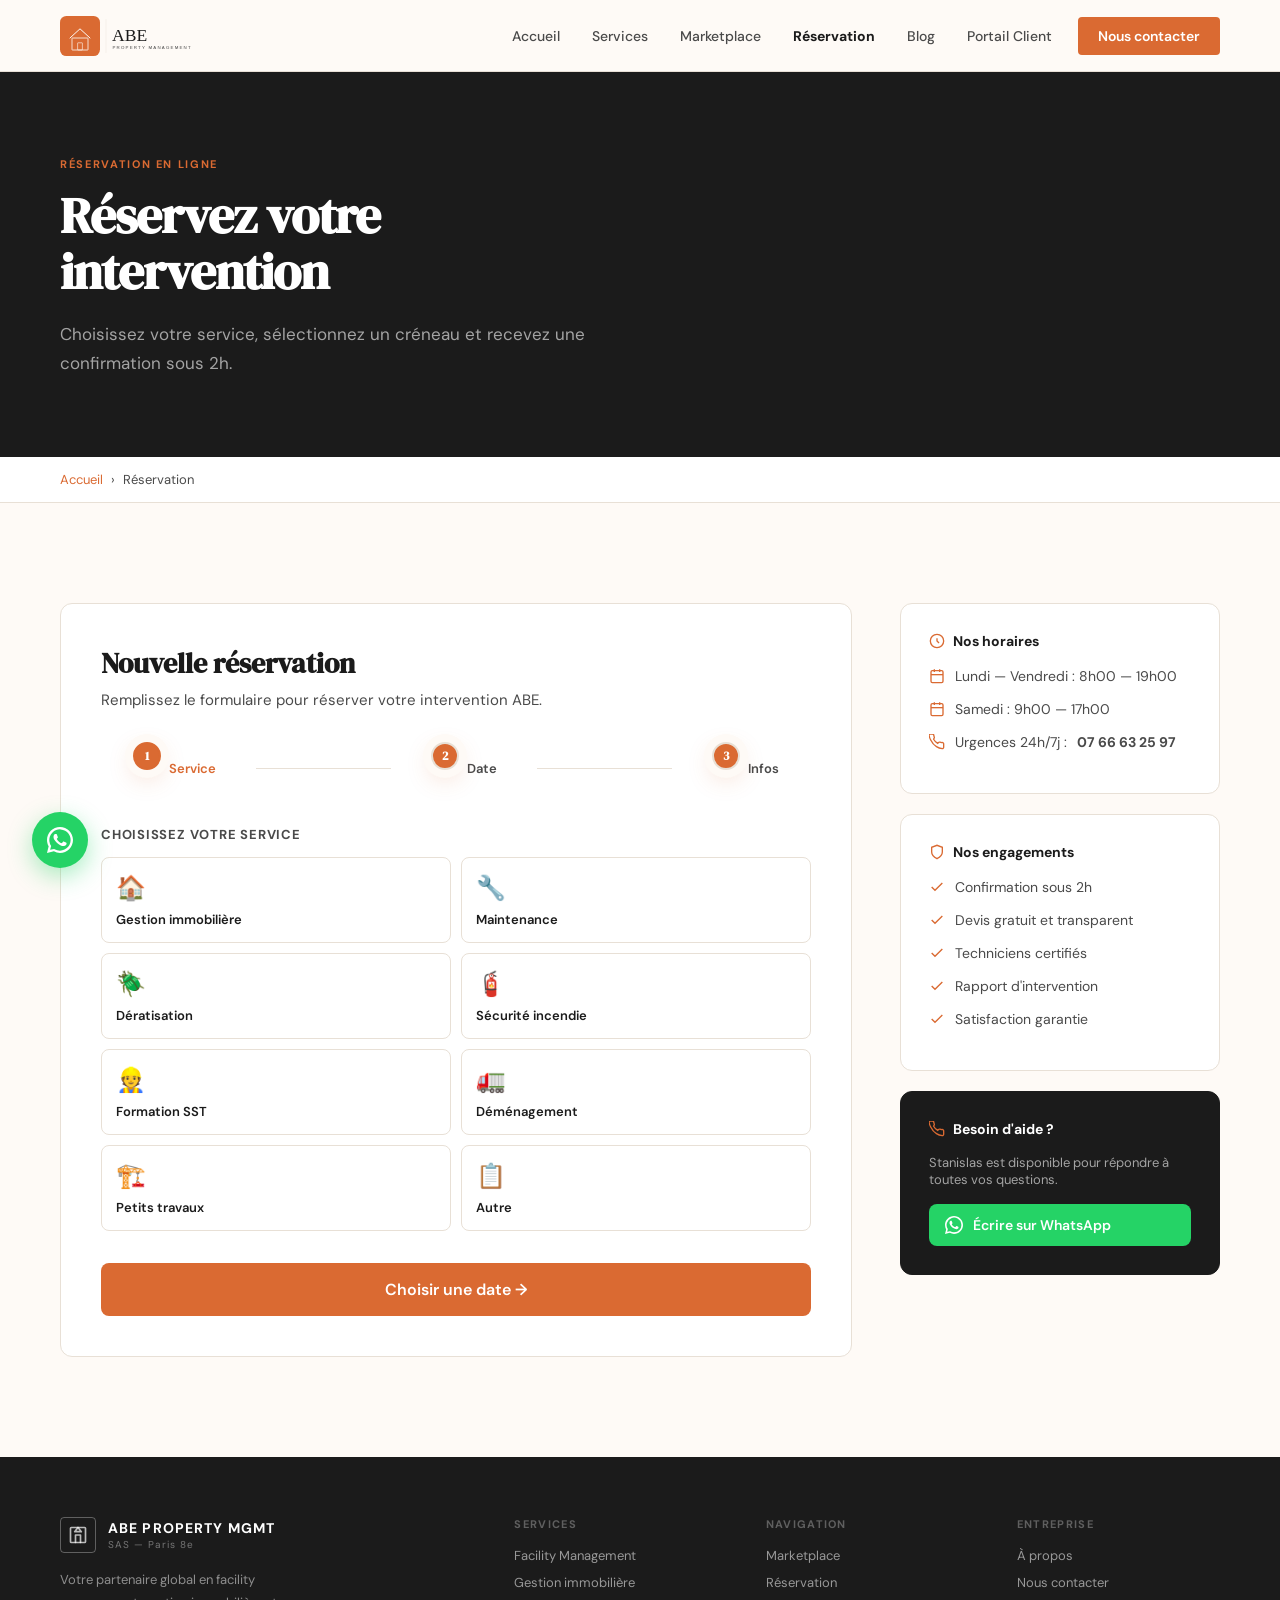
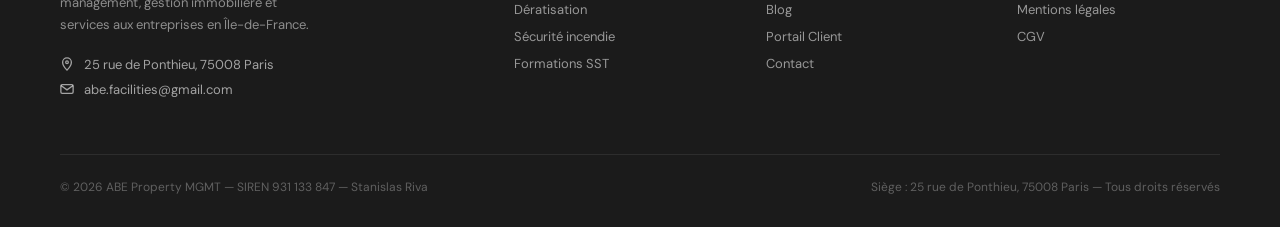
<file: reservation.html>
<!DOCTYPE html>
<html lang="fr">
<head>
  <meta charset="UTF-8"/>
  <meta name="viewport" content="width=device-width, initial-scale=1.0"/>
  <title>Réservation en ligne — ABE Property Management</title>
  <link href="https://fonts.googleapis.com/css2?family=DM+Sans:wght@400;500;700&family=DM+Serif+Display:ital@0;1&display=swap" rel="stylesheet"/>
  <link rel="stylesheet" href="style.css"/>
  <style>
    .reservation-layout { display: flex; gap: 48px; align-items: flex-start; flex-wrap: wrap; }
    .reservation-form-wrapper { flex: 1; min-width: 320px; }
    .reservation-sidebar { flex: 0 0 320px; }

    .reservation-card { background: white; border: 1px solid var(--border); border-radius: 12px; padding: 40px; }
    .reservation-card h2 { font-family: 'DM Serif Display', serif; font-size: 28px; margin-bottom: 8px; }
    .reservation-card > p { font-size: 15px; color: var(--mid); margin-bottom: 32px; }

    .step-indicator { display: flex; align-items: center; gap: 8px; margin-bottom: 32px; }
    .step { display: flex; align-items: center; gap: 8px; font-size: 13px; font-weight: 600; color: var(--mid); }
    .step.active { color: var(--orange); }
    .step.done { color: var(--dark); }
    .step-num { width: 28px; height: 28px; border-radius: 50%; border: 2px solid var(--border); display: flex; align-items: center; justify-content: center; font-size: 12px; font-weight: 700; }
    .step.active .step-num { background: var(--orange); border-color: var(--orange); color: white; }
    .step.done .step-num { background: var(--dark); border-color: var(--dark); color: white; }
    .step-sep { flex: 1; height: 1px; background: var(--border); }

    .service-selector { display: grid; grid-template-columns: 1fr 1fr; gap: 10px; margin-bottom: 24px; }
    .service-option { border: 1.5px solid var(--border); border-radius: 8px; padding: 14px; cursor: pointer; transition: all 0.2s; text-align: left; background: white; font-family: 'DM Sans', sans-serif; }
    .service-option:hover { border-color: var(--orange); background: var(--orange-light); }
    .service-option.selected { border-color: var(--orange); background: var(--orange-light); }
    .service-option-icon { font-size: 24px; margin-bottom: 8px; }
    .service-option-label { font-size: 13px; font-weight: 600; color: var(--dark); }

    .calendar-grid { display: grid; grid-template-columns: repeat(7, 1fr); gap: 4px; margin: 16px 0; }
    .cal-header { font-size: 11px; font-weight: 700; text-align: center; color: var(--mid); padding: 4px; text-transform: uppercase; letter-spacing: 0.06em; }
    .cal-day { aspect-ratio: 1; display: flex; align-items: center; justify-content: center; font-size: 13px; border-radius: 50%; cursor: pointer; transition: all 0.15s; border: none; background: none; font-family: 'DM Sans', sans-serif; }
    .cal-day:hover:not(.disabled):not(.empty) { background: var(--orange-light); color: var(--orange); }
    .cal-day.selected { background: var(--orange); color: white; }
    .cal-day.disabled { color: rgba(0,0,0,0.2); cursor: not-allowed; }
    .cal-day.today { font-weight: 700; border: 2px solid var(--orange); color: var(--orange); }
    .cal-nav { display: flex; justify-content: space-between; align-items: center; margin-bottom: 12px; }
    .cal-nav button { background: none; border: 1.5px solid var(--border); border-radius: 6px; padding: 6px 12px; cursor: pointer; font-size: 16px; transition: all 0.2s; }
    .cal-nav button:hover { border-color: var(--orange); color: var(--orange); }
    .cal-month { font-weight: 700; font-size: 15px; }

    .time-slots { display: grid; grid-template-columns: repeat(3, 1fr); gap: 8px; margin: 16px 0; }
    .time-slot { border: 1.5px solid var(--border); border-radius: 6px; padding: 10px; text-align: center; font-size: 13px; font-weight: 600; cursor: pointer; transition: all 0.2s; background: white; font-family: 'DM Sans', sans-serif; }
    .time-slot:hover:not(.unavailable) { border-color: var(--orange); color: var(--orange); }
    .time-slot.selected { background: var(--orange); border-color: var(--orange); color: white; }
    .time-slot.unavailable { background: var(--cream); color: var(--border); cursor: not-allowed; text-decoration: line-through; }

    .form-section { margin-bottom: 24px; }
    .form-section h4 { font-size: 13px; font-weight: 700; letter-spacing: 0.06em; text-transform: uppercase; color: var(--mid); margin-bottom: 14px; }

    .submit-btn { width: 100%; background: var(--orange); color: white; border: none; padding: 16px; border-radius: 8px; font-size: 16px; font-weight: 600; font-family: 'DM Sans', sans-serif; cursor: pointer; transition: background 0.2s; margin-top: 8px; }
    .submit-btn:hover { background: var(--orange-dark); }

    .sidebar-card { background: white; border: 1px solid var(--border); border-radius: 12px; padding: 28px; margin-bottom: 20px; }
    .sidebar-card h4 { font-size: 14px; font-weight: 700; margin-bottom: 16px; display: flex; align-items: center; gap: 8px; }
    .info-row { display: flex; align-items: flex-start; gap: 10px; font-size: 14px; color: var(--mid); margin-bottom: 12px; line-height: 1.5; }
    .info-row svg { flex-shrink: 0; color: var(--orange); margin-top: 2px; }

    .success-state { display: none; text-align: center; padding: 60px 40px; }
    .success-state.show { display: block; }
    .success-icon { width: 80px; height: 80px; background: #dcfce7; border-radius: 50%; display: flex; align-items: center; justify-content: center; margin: 0 auto 24px; }
    .success-state h3 { font-family: 'DM Serif Display', serif; font-size: 28px; margin-bottom: 12px; }
    .success-state p { font-size: 15px; color: var(--mid); line-height: 1.7; max-width: 400px; margin: 0 auto 28px; }

    .summary-box { background: var(--cream); border-radius: 8px; padding: 16px; margin: 20px 0; font-size: 14px; line-height: 2; display: none; }
    .summary-box.show { display: block; }
    .summary-box strong { color: var(--dark); }
  </style>
</head>
<body>
<div id="header-placeholder"></div>

<main>
  <div class="page-hero">
    <span class="section-label">Réservation en ligne</span>
    <h1 class="section-title">Réservez votre<br>intervention</h1>
    <p class="section-desc">Choisissez votre service, sélectionnez un créneau et recevez une confirmation sous 2h.</p>
  </div>

  <div class="breadcrumb">
    <a href="index.html">Accueil</a> › <span>Réservation</span>
  </div>

  <section>
    <div class="reservation-layout">

      <!-- FORMULAIRE -->
      <div class="reservation-form-wrapper">
        <div class="reservation-card" id="booking-form">
          <h2>Nouvelle réservation</h2>
          <p>Remplissez le formulaire pour réserver votre intervention ABE.</p>

          <div class="step-indicator">
            <div class="step active" id="step1"><div class="step-num">1</div> Service</div>
            <div class="step-sep"></div>
            <div class="step" id="step2"><div class="step-num">2</div> Date</div>
            <div class="step-sep"></div>
            <div class="step" id="step3"><div class="step-num">3</div> Infos</div>
          </div>

          <!-- ÉTAPE 1 : Choix du service -->
          <div id="step-service">
            <div class="form-section">
              <h4>Choisissez votre service</h4>
              <div class="service-selector">
                <button class="service-option" onclick="selectService('Gestion immobilière', this)">
                  <div class="service-option-icon">🏠</div>
                  <div class="service-option-label">Gestion immobilière</div>
                </button>
                <button class="service-option" onclick="selectService('Maintenance', this)">
                  <div class="service-option-icon">🔧</div>
                  <div class="service-option-label">Maintenance</div>
                </button>
                <button class="service-option" onclick="selectService('Dératisation', this)">
                  <div class="service-option-icon">🪲</div>
                  <div class="service-option-label">Dératisation</div>
                </button>
                <button class="service-option" onclick="selectService('Sécurité incendie', this)">
                  <div class="service-option-icon">🧯</div>
                  <div class="service-option-label">Sécurité incendie</div>
                </button>
                <button class="service-option" onclick="selectService('Formation SST', this)">
                  <div class="service-option-icon">👷</div>
                  <div class="service-option-label">Formation SST</div>
                </button>
                <button class="service-option" onclick="selectService('Déménagement', this)">
                  <div class="service-option-icon">🚛</div>
                  <div class="service-option-label">Déménagement</div>
                </button>
                <button class="service-option" onclick="selectService('Travaux', this)">
                  <div class="service-option-icon">🏗️</div>
                  <div class="service-option-label">Petits travaux</div>
                </button>
                <button class="service-option" onclick="selectService('Autre', this)">
                  <div class="service-option-icon">📋</div>
                  <div class="service-option-label">Autre</div>
                </button>
              </div>
            </div>
            <button class="submit-btn" onclick="goToStep2()">Choisir une date →</button>
          </div>

          <!-- ÉTAPE 2 : Calendrier -->
          <div id="step-date" style="display:none">
            <div class="form-section">
              <h4>Choisissez une date</h4>
              <div class="cal-nav">
                <button onclick="changeMonth(-1)">‹</button>
                <span class="cal-month" id="cal-month-label"></span>
                <button onclick="changeMonth(1)">›</button>
              </div>
              <div class="calendar-grid" id="calendar-grid">
                <div class="cal-header">Lu</div>
                <div class="cal-header">Ma</div>
                <div class="cal-header">Me</div>
                <div class="cal-header">Je</div>
                <div class="cal-header">Ve</div>
                <div class="cal-header">Sa</div>
                <div class="cal-header">Di</div>
              </div>
            </div>

            <div class="form-section" id="time-section" style="display:none">
              <h4>Choisissez un créneau</h4>
              <div class="time-slots" id="time-slots">
                <button class="time-slot" onclick="selectTime('8h00 - 10h00', this)">8h00 - 10h00</button>
                <button class="time-slot" onclick="selectTime('10h00 - 12h00', this)">10h00 - 12h00</button>
                <button class="time-slot unavailable">12h00 - 14h00</button>
                <button class="time-slot" onclick="selectTime('14h00 - 16h00', this)">14h00 - 16h00</button>
                <button class="time-slot" onclick="selectTime('16h00 - 18h00', this)">16h00 - 18h00</button>
                <button class="time-slot unavailable">18h00 - 20h00</button>
              </div>
            </div>

            <div style="display:flex;gap:10px;">
              <button class="submit-btn" style="background:white;color:var(--dark);border:1.5px solid var(--border);" onclick="goToStep1()">← Retour</button>
              <button class="submit-btn" onclick="goToStep3()">Mes coordonnées →</button>
            </div>
          </div>

          <!-- ÉTAPE 3 : Informations client -->
          <div id="step-info" style="display:none">
            <div class="summary-box show" id="booking-summary"></div>

            <div class="form-section">
              <h4>Vos coordonnées</h4>
              <div class="form-row" style="margin-bottom:12px;">
                <div class="form-group">
                  <label>Prénom *</label>
                  <input type="text" id="res-prenom" placeholder="Jean" required/>
                </div>
                <div class="form-group">
                  <label>Nom *</label>
                  <input type="text" id="res-nom" placeholder="Dupont" required/>
                </div>
              </div>
              <div class="form-group" style="margin-bottom:12px;">
                <label>Email *</label>
                <input type="email" id="res-email" placeholder="jean@exemple.com" required/>
              </div>
              <div class="form-group" style="margin-bottom:12px;">
                <label>Téléphone *</label>
                <input type="tel" id="res-tel" placeholder="06 00 00 00 00" required/>
              </div>
              <div class="form-group" style="margin-bottom:12px;">
                <label>Adresse d'intervention *</label>
                <input type="text" id="res-adresse" placeholder="12 rue des Fleurs, 75001 Paris" required/>
              </div>
              <div class="form-group" style="margin-bottom:12px;">
                <label>Précisions sur l'intervention</label>
                <textarea id="res-message" placeholder="Décrivez brièvement votre besoin, superficie, accès..."></textarea>
              </div>
            </div>

            <div style="display:flex;gap:10px;">
              <button class="submit-btn" style="background:white;color:var(--dark);border:1.5px solid var(--border);flex:0 0 auto;padding:16px 20px;" onclick="goToStep2()">←</button>
              <button class="submit-btn" onclick="submitReservation()">Confirmer la réservation →</button>
            </div>
          </div>
        </div>

        <!-- SUCCÈS -->
        <div class="success-state" id="success-state">
          <div class="success-icon">
            <svg width="36" height="36" viewBox="0 0 24 24" fill="none" stroke="#16a34a" stroke-width="2.5" stroke-linecap="round"><path d="M20 6L9 17l-5-5"/></svg>
          </div>
          <h3>Réservation confirmée !</h3>
          <p>Nous avons bien reçu votre demande. Stanislas vous contactera sous 2h pour confirmer le créneau et les détails de l'intervention.</p>
          <div style="display:flex;gap:12px;justify-content:center;flex-wrap:wrap;">
            <a href="index.html" class="btn-primary">Retour à l'accueil</a>
            <a href="services.html" class="btn-secondary">Voir nos services</a>
          </div>
        </div>
      </div>

      <!-- SIDEBAR -->
      <div class="reservation-sidebar">
        <div class="sidebar-card">
          <h4>
            <svg width="16" height="16" viewBox="0 0 24 24" fill="none" stroke="var(--orange)" stroke-width="2"><circle cx="12" cy="12" r="10"/><path d="M12 8v4l3 3"/></svg>
            Nos horaires
          </h4>
          <div class="info-row"><svg width="16" height="16" viewBox="0 0 24 24" fill="none" stroke="currentColor" stroke-width="2"><rect x="3" y="4" width="18" height="18" rx="2"/><line x1="16" y1="2" x2="16" y2="6"/><line x1="8" y1="2" x2="8" y2="6"/><line x1="3" y1="10" x2="21" y2="10"/></svg> Lundi — Vendredi : 8h00 — 19h00</div>
          <div class="info-row"><svg width="16" height="16" viewBox="0 0 24 24" fill="none" stroke="currentColor" stroke-width="2"><rect x="3" y="4" width="18" height="18" rx="2"/><line x1="16" y1="2" x2="16" y2="6"/><line x1="8" y1="2" x2="8" y2="6"/><line x1="3" y1="10" x2="21" y2="10"/></svg> Samedi : 9h00 — 17h00</div>
          <div class="info-row"><svg width="16" height="16" viewBox="0 0 24 24" fill="none" stroke="currentColor" stroke-width="2"><path d="M22 16.92v3a2 2 0 01-2.18 2 19.79 19.79 0 01-8.63-3.07A19.5 19.5 0 013.07 9.81a19.79 19.79 0 01-3.07-8.63A2 2 0 012.18 0h3a2 2 0 012 1.72c.127.96.361 1.903.7 2.81a2 2 0 01-.45 2.11L6.91 7.91a16 16 0 006.1 6.1l1.27-1.27a2 2 0 012.11-.45c.907.339 1.85.573 2.81.7A2 2 0 0122 14.92z"/></svg> Urgences 24h/7j : <strong>07 66 63 25 97</strong></div>
        </div>

        <div class="sidebar-card">
          <h4>
            <svg width="16" height="16" viewBox="0 0 24 24" fill="none" stroke="var(--orange)" stroke-width="2"><path d="M12 22s8-4 8-10V5l-8-3-8 3v7c0 6 8 10 8 10z"/></svg>
            Nos engagements
          </h4>
          <div class="info-row"><svg width="16" height="16" viewBox="0 0 24 24" fill="none" stroke="currentColor" stroke-width="2"><path d="M20 6L9 17l-5-5"/></svg> Confirmation sous 2h</div>
          <div class="info-row"><svg width="16" height="16" viewBox="0 0 24 24" fill="none" stroke="currentColor" stroke-width="2"><path d="M20 6L9 17l-5-5"/></svg> Devis gratuit et transparent</div>
          <div class="info-row"><svg width="16" height="16" viewBox="0 0 24 24" fill="none" stroke="currentColor" stroke-width="2"><path d="M20 6L9 17l-5-5"/></svg> Techniciens certifiés</div>
          <div class="info-row"><svg width="16" height="16" viewBox="0 0 24 24" fill="none" stroke="currentColor" stroke-width="2"><path d="M20 6L9 17l-5-5"/></svg> Rapport d'intervention</div>
          <div class="info-row"><svg width="16" height="16" viewBox="0 0 24 24" fill="none" stroke="currentColor" stroke-width="2"><path d="M20 6L9 17l-5-5"/></svg> Satisfaction garantie</div>
        </div>

        <div class="sidebar-card" style="background:var(--dark);border-color:var(--dark);">
          <h4 style="color:white;">
            <svg width="16" height="16" viewBox="0 0 24 24" fill="none" stroke="var(--orange)" stroke-width="2"><path d="M22 16.92v3a2 2 0 01-2.18 2 19.79 19.79 0 01-8.63-3.07A19.5 19.5 0 013.07 9.81a19.79 19.79 0 01-3.07-8.63A2 2 0 012.18 0h3a2 2 0 012 1.72c.127.96.361 1.903.7 2.81a2 2 0 01-.45 2.11L6.91 7.91a16 16 0 006.1 6.1l1.27-1.27a2 2 0 012.11-.45c.907.339 1.85.573 2.81.7A2 2 0 0122 14.92z"/></svg>
            Besoin d'aide ?
          </h4>
          <p style="font-size:13px;color:rgba(255,255,255,0.6);margin-bottom:16px;">Stanislas est disponible pour répondre à toutes vos questions.</p>
          <a href="https://wa.me/33766632597" target="_blank" style="display:flex;align-items:center;gap:10px;background:#25D366;color:white;padding:12px 16px;border-radius:8px;text-decoration:none;font-size:14px;font-weight:600;">
            <svg width="18" height="18" viewBox="0 0 24 24" fill="white"><path d="M17.472 14.382c-.297-.149-1.758-.867-2.03-.967-.273-.099-.471-.148-.67.15-.197.297-.767.966-.94 1.164-.173.199-.347.223-.644.075-.297-.15-1.255-.463-2.39-1.475-.883-.788-1.48-1.761-1.653-2.059-.173-.297-.018-.458.13-.606.134-.133.298-.347.446-.52.149-.174.198-.298.298-.497.099-.198.05-.371-.025-.52-.075-.149-.669-1.612-.916-2.207-.242-.579-.487-.5-.669-.51a9.416 9.416 0 00-.57-.01c-.198 0-.52.074-.792.372-.272.297-1.04 1.016-1.04 2.479 0 1.462 1.065 2.875 1.213 3.074.149.198 2.096 3.2 5.077 4.487.709.306 1.262.489 1.694.625.712.227 1.36.195 1.871.118.571-.085 1.758-.719 2.006-1.413.248-.694.248-1.289.173-1.413z"/><path d="M12 0C5.373 0 0 5.373 0 12c0 2.136.564 4.14 1.535 5.874L0 24l6.335-1.507A11.94 11.94 0 0012 24c6.627 0 12-5.373 12-12S18.627 0 12 0zm0 21.818a9.818 9.818 0 01-5.017-1.378l-.36-.213-3.728.887.928-3.618-.234-.372A9.818 9.818 0 1112 21.818z"/></svg>
            Écrire sur WhatsApp
          </a>
        </div>
      </div>
    </div>
  </section>
</main>

<div id="footer-placeholder"></div>
<script src="components.js"></script>
<script>
renderHeader('reservation');
renderFooter();

// ── État de la réservation ──
let booking = { service: null, date: null, time: null };
let currentMonth = new Date();

// ── Navigation étapes ──
function goToStep1() {
  document.getElementById('step-service').style.display = 'block';
  document.getElementById('step-date').style.display = 'none';
  document.getElementById('step-info').style.display = 'none';
  setStep(1);
}

function goToStep2() {
  if (!booking.service) { alert('Veuillez choisir un service.'); return; }
  document.getElementById('step-service').style.display = 'none';
  document.getElementById('step-date').style.display = 'block';
  document.getElementById('step-info').style.display = 'none';
  setStep(2);
  renderCalendar();
}

function goToStep3() {
  if (!booking.date) { alert('Veuillez choisir une date.'); return; }
  if (!booking.time) { alert('Veuillez choisir un créneau horaire.'); return; }
  document.getElementById('step-service').style.display = 'none';
  document.getElementById('step-date').style.display = 'none';
  document.getElementById('step-info').style.display = 'block';
  setStep(3);
  document.getElementById('booking-summary').innerHTML = `
    <strong>Récapitulatif :</strong><br>
    Service : <strong>${booking.service}</strong><br>
    Date : <strong>${booking.date}</strong><br>
    Créneau : <strong>${booking.time}</strong>
  `;
}

function setStep(n) {
  for (let i = 1; i <= 3; i++) {
    const el = document.getElementById('step' + i);
    el.className = 'step' + (i < n ? ' done' : i === n ? ' active' : '');
  }
}

// ── Sélection service ──
function selectService(name, btn) {
  document.querySelectorAll('.service-option').forEach(b => b.classList.remove('selected'));
  btn.classList.add('selected');
  booking.service = name;
}

// ── Calendrier ──
function renderCalendar() {
  const year = currentMonth.getFullYear();
  const month = currentMonth.getMonth();
  const months = ['Janvier','Février','Mars','Avril','Mai','Juin','Juillet','Août','Septembre','Octobre','Novembre','Décembre'];
  document.getElementById('cal-month-label').textContent = months[month] + ' ' + year;

  const grid = document.getElementById('calendar-grid');
  // Garder les headers
  const headers = Array.from(grid.children).slice(0, 7);
  grid.innerHTML = '';
  headers.forEach(h => grid.appendChild(h));

  const firstDay = new Date(year, month, 1).getDay();
  const daysInMonth = new Date(year, month + 1, 0).getDate();
  const today = new Date();

  // Décalage lundi = 0
  const offset = (firstDay === 0 ? 6 : firstDay - 1);
  for (let i = 0; i < offset; i++) {
    const empty = document.createElement('div');
    empty.className = 'cal-day empty disabled';
    grid.appendChild(empty);
  }

  for (let d = 1; d <= daysInMonth; d++) {
    const btn = document.createElement('button');
    const date = new Date(year, month, d);
    const isToday = date.toDateString() === today.toDateString();
    const isPast = date < today && !isToday;
    const isSunday = date.getDay() === 0;
    const dateStr = `${d} ${months[month]} ${year}`;

    btn.className = 'cal-day' + (isToday ? ' today' : '') + (isPast || isSunday ? ' disabled' : '') + (booking.date === dateStr ? ' selected' : '');
    btn.textContent = d;

    if (!isPast && !isSunday) {
      btn.onclick = () => selectDate(dateStr, btn);
    }
    grid.appendChild(btn);
  }
}

function changeMonth(delta) {
  currentMonth.setMonth(currentMonth.getMonth() + delta);
  renderCalendar();
}

function selectDate(dateStr, btn) {
  document.querySelectorAll('.cal-day').forEach(b => b.classList.remove('selected'));
  btn.classList.add('selected');
  booking.date = dateStr;
  document.getElementById('time-section').style.display = 'block';
  booking.time = null;
  document.querySelectorAll('.time-slot').forEach(b => b.classList.remove('selected'));
}

function selectTime(time, btn) {
  document.querySelectorAll('.time-slot').forEach(b => b.classList.remove('selected'));
  btn.classList.add('selected');
  booking.time = time;
}

// ── Soumission ──
function submitReservation() {
  const prenom = document.getElementById('res-prenom').value.trim();
  const nom = document.getElementById('res-nom').value.trim();
  const email = document.getElementById('res-email').value.trim();
  const tel = document.getElementById('res-tel').value.trim();
  const adresse = document.getElementById('res-adresse').value.trim();

  if (!prenom || !nom || !email || !tel || !adresse) {
    alert('Veuillez remplir tous les champs obligatoires (*)');
    return;
  }

  // Simuler envoi (ici tu connectes Formspree ou autre)
  document.getElementById('booking-form').style.display = 'none';
  document.getElementById('success-state').classList.add('show');
}
</script>
</body>
</html>
</file>
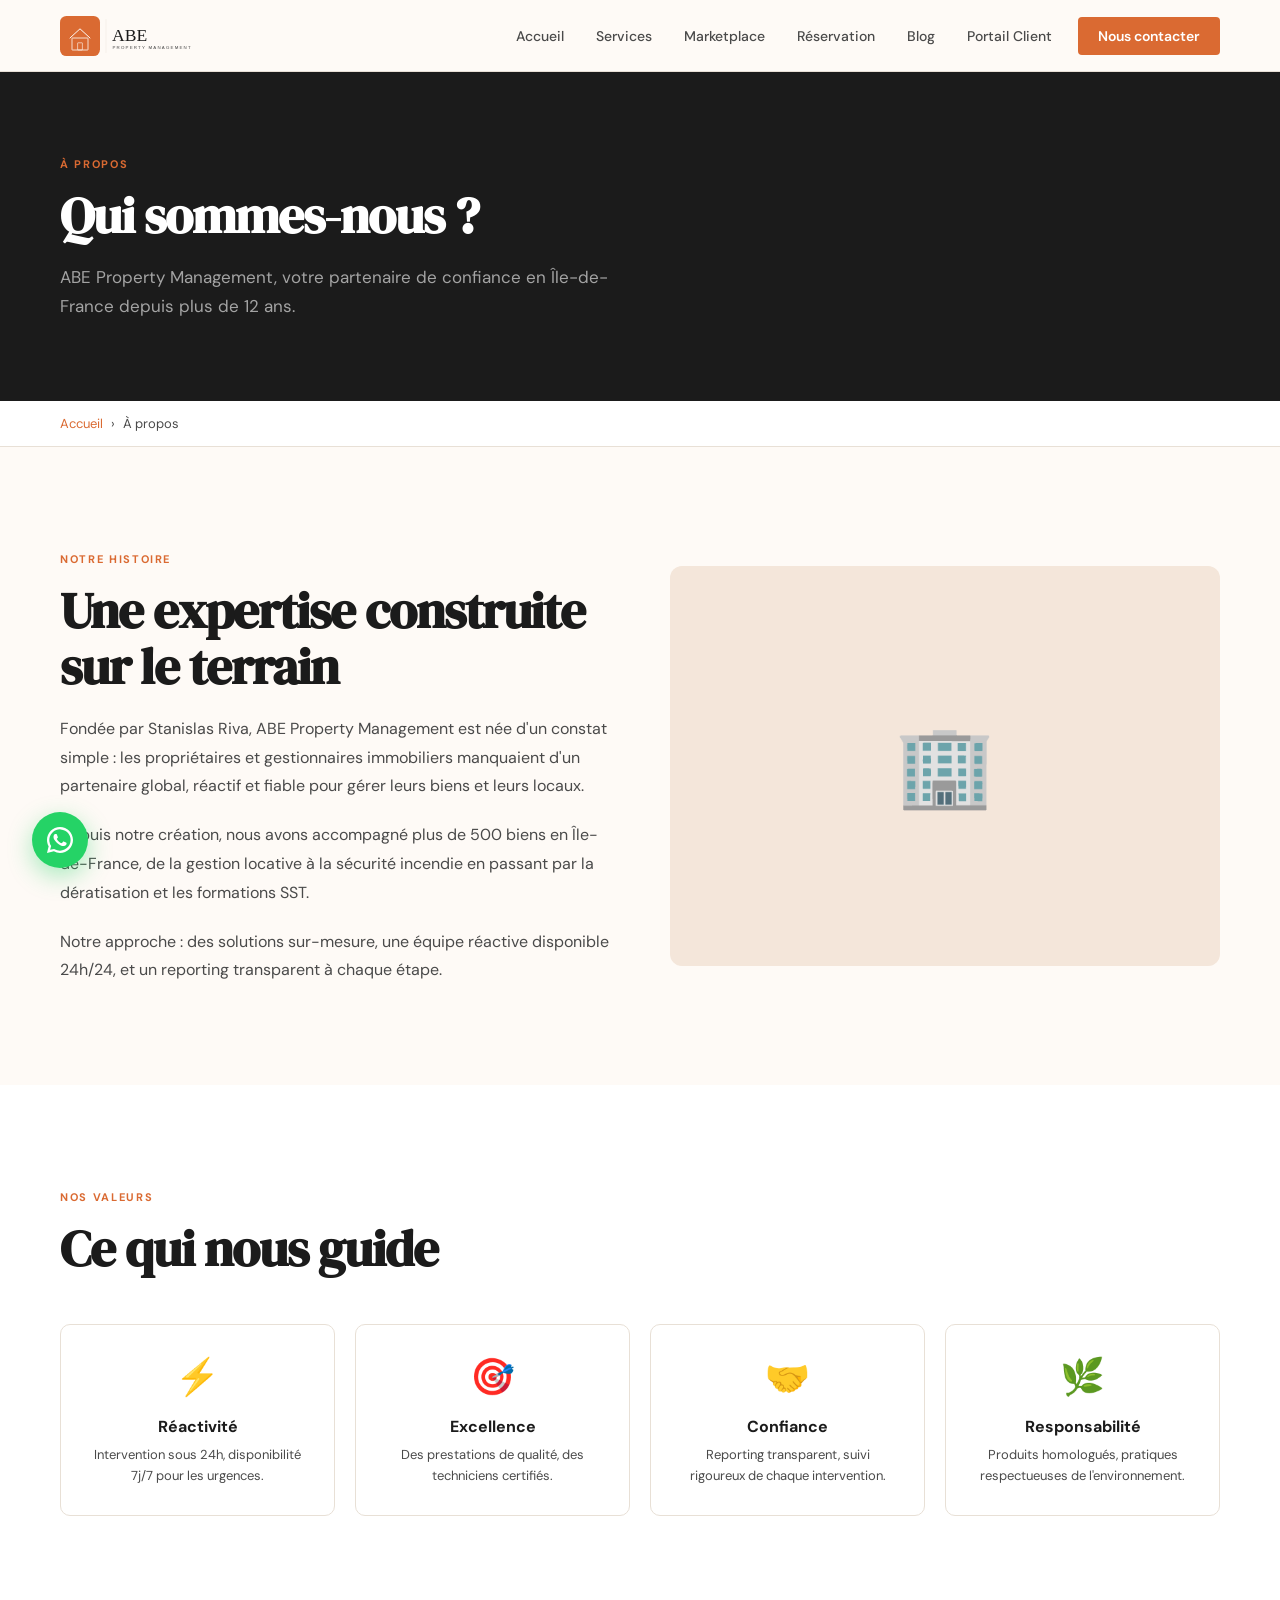
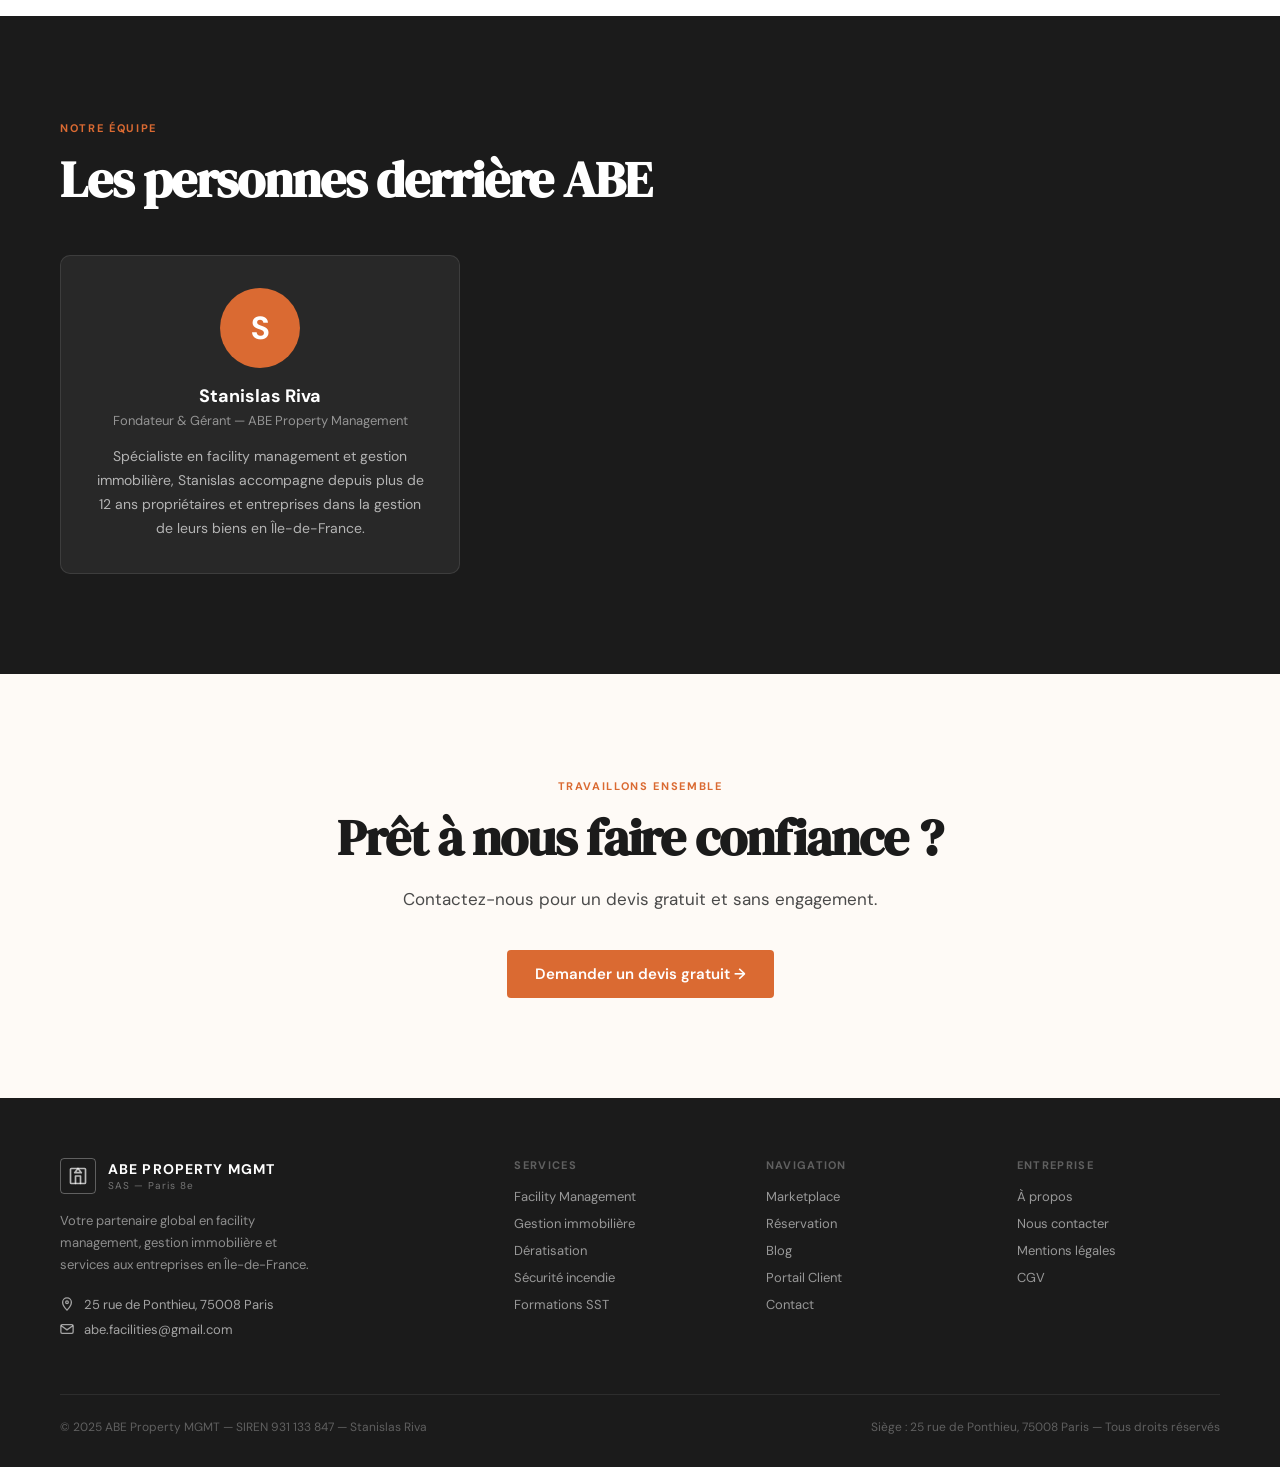
<file: abe-site-avec-logo/about.html>
<!DOCTYPE html>
<html lang="fr">
<head>
  <meta charset="UTF-8"/>
  <meta name="viewport" content="width=device-width, initial-scale=1.0"/>
  <title>À propos — ABE Property Management</title>
  <link href="https://fonts.googleapis.com/css2?family=DM+Sans:wght@400;500;700&family=DM+Serif+Display:ital@0;1&display=swap" rel="stylesheet"/>
  <link rel="stylesheet" href="style.css"/>
  <style>
    .about-grid { display: grid; grid-template-columns: 1fr 1fr; gap: 60px; align-items: center; }
    .about-img { width: 100%; border-radius: 12px; overflow: hidden; background: var(--orange-light); height: 400px; display: flex; align-items: center; justify-content: center; font-size: 80px; }
    .values-grid { display: grid; grid-template-columns: repeat(auto-fit, minmax(220px, 1fr)); gap: 20px; margin-top: 48px; }
    .value-card { background: white; border: 1px solid var(--border); border-radius: 10px; padding: 28px; text-align: center; }
    .value-icon { font-size: 36px; margin-bottom: 16px; }
    .value-card h3 { font-size: 16px; font-weight: 700; margin-bottom: 8px; }
    .value-card p { font-size: 13px; color: var(--mid); line-height: 1.6; }
    .team-section { background: var(--dark); }
    .team-section .section-title { color: white; }
    .team-card { background: rgba(255,255,255,0.06); border: 1px solid rgba(255,255,255,0.1); border-radius: 10px; padding: 32px; text-align: center; }
    .team-avatar { width: 80px; height: 80px; background: var(--orange); border-radius: 50%; display: flex; align-items: center; justify-content: center; font-size: 32px; font-weight: 700; color: white; margin: 0 auto 16px; }
    .team-name { font-size: 18px; font-weight: 700; color: white; margin-bottom: 4px; }
    .team-role { font-size: 13px; color: rgba(255,255,255,0.5); margin-bottom: 16px; }
    .team-bio { font-size: 14px; color: rgba(255,255,255,0.65); line-height: 1.7; }
    @media(max-width:900px) { .about-grid { grid-template-columns: 1fr; } }
  </style>
</head>
<body>
<div id="header-placeholder"></div>
<main>
  <div class="page-hero">
    <span class="section-label">À propos</span>
    <h1 class="section-title">Qui sommes-nous ?</h1>
    <p class="section-desc">ABE Property Management, votre partenaire de confiance en Île-de-France depuis plus de 12 ans.</p>
  </div>
  <div class="breadcrumb"><a href="index.html">Accueil</a> › <span>À propos</span></div>

  <section>
    <div class="about-grid">
      <div>
        <span class="section-label">Notre histoire</span>
        <h2 class="section-title">Une expertise construite sur le terrain</h2>
        <p style="font-size:16px;line-height:1.8;color:var(--mid);margin-bottom:20px;">Fondée par Stanislas Riva, ABE Property Management est née d'un constat simple : les propriétaires et gestionnaires immobiliers manquaient d'un partenaire global, réactif et fiable pour gérer leurs biens et leurs locaux.</p>
        <p style="font-size:16px;line-height:1.8;color:var(--mid);margin-bottom:20px;">Depuis notre création, nous avons accompagné plus de 500 biens en Île-de-France, de la gestion locative à la sécurité incendie en passant par la dératisation et les formations SST.</p>
        <p style="font-size:16px;line-height:1.8;color:var(--mid);">Notre approche : des solutions sur-mesure, une équipe réactive disponible 24h/24, et un reporting transparent à chaque étape.</p>
      </div>
      <div class="about-img">🏢</div>
    </div>
  </section>

  <section style="background:white;">
    <span class="section-label">Nos valeurs</span>
    <h2 class="section-title">Ce qui nous guide</h2>
    <div class="values-grid">
      <div class="value-card"><div class="value-icon">⚡</div><h3>Réactivité</h3><p>Intervention sous 24h, disponibilité 7j/7 pour les urgences.</p></div>
      <div class="value-card"><div class="value-icon">🎯</div><h3>Excellence</h3><p>Des prestations de qualité, des techniciens certifiés.</p></div>
      <div class="value-card"><div class="value-icon">🤝</div><h3>Confiance</h3><p>Reporting transparent, suivi rigoureux de chaque intervention.</p></div>
      <div class="value-card"><div class="value-icon">🌿</div><h3>Responsabilité</h3><p>Produits homologués, pratiques respectueuses de l'environnement.</p></div>
    </div>
  </section>

  <section class="team-section">
    <span class="section-label">Notre équipe</span>
    <h2 class="section-title">Les personnes derrière ABE</h2>
    <div style="max-width:400px;margin-top:48px;">
      <div class="team-card">
        <div class="team-avatar">S</div>
        <div class="team-name">Stanislas Riva</div>
        <div class="team-role">Fondateur & Gérant — ABE Property Management</div>
        <div class="team-bio">Spécialiste en facility management et gestion immobilière, Stanislas accompagne depuis plus de 12 ans propriétaires et entreprises dans la gestion de leurs biens en Île-de-France.</div>
      </div>
    </div>
  </section>

  <section style="text-align:center;">
    <span class="section-label">Travaillons ensemble</span>
    <h2 class="section-title">Prêt à nous faire confiance ?</h2>
    <p class="section-desc" style="margin:0 auto 36px;">Contactez-nous pour un devis gratuit et sans engagement.</p>
    <a href="contact.html" class="btn-primary">Demander un devis gratuit →</a>
  </section>
</main>
<div id="footer-placeholder"></div>
<script src="components.js"></script>
<script>renderHeader('about'); renderFooter();</script>
</body>
</html>
</file>
<file: abe-site-avec-logo/style.css>
/* ═══════════════════════════════════════
   ABE PROPERTY MANAGEMENT — STYLE GLOBAL
═══════════════════════════════════════ */

*, *::before, *::after { box-sizing: border-box; margin: 0; padding: 0; }

:root {
  --cream: #fefaf6;
  --dark: #1b1b1b;
  --orange: #da6a32;
  --orange-light: #f4e6da;
  --orange-dark: #b8541f;
  --mid: #4a4a4a;
  --border: #e8e0d6;
  --white: #ffffff;
}

html { scroll-behavior: smooth; }

body {
  font-family: 'DM Sans', sans-serif;
  background: var(--cream);
  color: var(--dark);
  overflow-x: hidden;
  min-height: 100vh;
  display: flex;
  flex-direction: column;
}

main { flex: 1; }

/* ── HEADER ── */
header {
  position: sticky;
  top: 0;
  z-index: 1000;
  background: rgba(254,250,246,0.95);
  backdrop-filter: blur(12px);
  border-bottom: 1px solid var(--border);
  padding: 0 60px;
  height: 72px;
  display: flex;
  align-items: center;
  justify-content: space-between;
}

.logo { display: flex; align-items: center; text-decoration: none; }
.logo img { height: 48px; width: auto; }

nav { display: flex; align-items: center; gap: 4px; }

.nav-link {
  text-decoration: none;
  color: var(--mid);
  font-size: 14px;
  font-weight: 500;
  padding: 8px 14px;
  border-radius: 4px;
  transition: all 0.2s;
  white-space: nowrap;
}

.nav-link:hover { color: var(--dark); background: var(--orange-light); }
.nav-link.active { color: var(--dark); font-weight: 700; }

.nav-cta {
  background: var(--orange) !important;
  color: white !important;
  padding: 10px 20px !important;
  border-radius: 4px;
  font-weight: 600 !important;
  margin-left: 8px;
  transition: background 0.2s, transform 0.15s !important;
}

.nav-cta:hover { background: var(--orange-dark) !important; transform: translateY(-1px); }

/* ── BUTTONS ── */
.btn-primary {
  display: inline-flex;
  align-items: center;
  gap: 8px;
  background: var(--orange);
  color: white;
  padding: 14px 28px;
  border-radius: 4px;
  font-size: 15px;
  font-weight: 600;
  text-decoration: none;
  border: none;
  cursor: pointer;
  font-family: 'DM Sans', sans-serif;
  transition: background 0.2s, transform 0.15s;
}

.btn-primary:hover { background: var(--orange-dark); transform: translateY(-2px); }

.btn-secondary {
  display: inline-flex;
  align-items: center;
  gap: 8px;
  background: transparent;
  color: var(--dark);
  padding: 14px 28px;
  border-radius: 4px;
  border: 1.5px solid var(--border);
  font-size: 15px;
  font-weight: 500;
  text-decoration: none;
  cursor: pointer;
  font-family: 'DM Sans', sans-serif;
  transition: border-color 0.2s, background 0.2s;
}

.btn-secondary:hover { border-color: var(--dark); background: rgba(27,27,27,0.04); }

/* ── SECTIONS ── */
section { padding: 100px 60px; }

.section-label {
  display: inline-block;
  font-size: 11px;
  font-weight: 700;
  letter-spacing: 0.15em;
  text-transform: uppercase;
  color: var(--orange);
  margin-bottom: 16px;
}

.section-title {
  font-family: 'DM Serif Display', serif;
  font-size: clamp(36px, 4vw, 52px);
  line-height: 1.1;
  letter-spacing: -0.02em;
  color: var(--dark);
  margin-bottom: 20px;
}

.section-desc {
  font-size: 17px;
  line-height: 1.7;
  color: var(--mid);
  max-width: 520px;
}

/* ── PAGE HERO (pour pages intérieures) ── */
.page-hero {
  background: var(--dark);
  padding: 80px 60px;
  color: white;
}

.page-hero .section-title { color: white; }
.page-hero .section-desc { color: rgba(255,255,255,0.6); max-width: 600px; }
.page-hero .section-label { color: var(--orange); }

/* ── BREADCRUMB ── */
.breadcrumb {
  background: white;
  border-bottom: 1px solid var(--border);
  padding: 14px 60px;
  font-size: 13px;
  color: var(--mid);
  display: flex;
  align-items: center;
  gap: 8px;
}

.breadcrumb a { color: var(--orange); text-decoration: none; }
.breadcrumb a:hover { text-decoration: underline; }

/* ── FOOTER ── */
footer {
  background: var(--dark);
  color: rgba(255,255,255,0.5);
  padding: 60px 60px 32px;
}

.footer-grid {
  display: grid;
  grid-template-columns: 2fr 1fr 1fr 1fr;
  gap: 48px;
  margin-bottom: 48px;
}

.footer-brand { display: flex; align-items: center; gap: 12px; margin-bottom: 16px; }
.footer-brand-icon { width: 36px; height: 36px; border: 1.5px solid rgba(255,255,255,0.3); border-radius: 4px; display: flex; align-items: center; justify-content: center; }
.footer-brand-name { font-size: 14px; font-weight: 700; color: white; letter-spacing: 0.08em; }
.footer-brand-sub { font-size: 10px; color: rgba(255,255,255,0.4); letter-spacing: 0.1em; margin-top: 1px; }
.footer-desc { font-size: 13px; line-height: 1.7; color: rgba(255,255,255,0.5); max-width: 260px; margin-bottom: 20px; }
.footer-col-title { font-size: 11px; font-weight: 700; letter-spacing: 0.12em; text-transform: uppercase; color: rgba(255,255,255,0.3); margin-bottom: 16px; }
.footer-links { display: flex; flex-direction: column; gap: 10px; }
.footer-links a { font-size: 13px; color: rgba(255,255,255,0.55); text-decoration: none; transition: color 0.2s; }
.footer-links a:hover { color: white; }
.footer-contact a { display: flex; align-items: center; gap: 10px; font-size: 13px; color: rgba(255,255,255,0.6); text-decoration: none; margin-bottom: 8px; }
.footer-bottom { border-top: 1px solid rgba(255,255,255,0.08); padding-top: 24px; display: flex; justify-content: space-between; align-items: center; flex-wrap: wrap; gap: 12px; }
.footer-bottom p { font-size: 12px; color: rgba(255,255,255,0.3); }

/* ── WHATSAPP FLOAT ── */
.wa-float {
  position: fixed;
  bottom: 32px;
  left: 32px;
  z-index: 500;
  background: #25D366;
  color: white;
  border-radius: 50%;
  width: 56px;
  height: 56px;
  display: flex;
  align-items: center;
  justify-content: center;
  box-shadow: 0 8px 24px rgba(37,211,102,0.4);
  transition: transform 0.2s;
  text-decoration: none;
}

.wa-float:hover { transform: scale(1.1); }

/* ── TOAST ── */
.toast {
  position: fixed;
  bottom: 32px;
  right: 32px;
  background: var(--dark);
  color: white;
  padding: 12px 20px;
  border-radius: 8px;
  font-size: 14px;
  font-weight: 500;
  z-index: 3000;
  transform: translateY(20px);
  opacity: 0;
  transition: all 0.3s;
  pointer-events: none;
}

.toast.show { transform: translateY(0); opacity: 1; }

/* ── FORMS ── */
.form-group { display: flex; flex-direction: column; gap: 6px; flex: 1; }
.form-group label { font-size: 12px; font-weight: 600; letter-spacing: 0.06em; text-transform: uppercase; color: var(--mid); }
.form-group input,
.form-group select,
.form-group textarea {
  background: var(--cream);
  border: 1.5px solid var(--border);
  border-radius: 4px;
  padding: 11px 14px;
  font-size: 14px;
  font-family: 'DM Sans', sans-serif;
  color: var(--dark);
  outline: none;
  transition: border-color 0.2s;
  width: 100%;
}
.form-group input:focus,
.form-group select:focus,
.form-group textarea:focus { border-color: var(--orange); }
.form-group textarea { resize: vertical; min-height: 120px; }
.form-row { display: flex; gap: 12px; }

/* ── CARDS ── */
.card {
  background: white;
  border: 1px solid var(--border);
  border-radius: 10px;
  overflow: hidden;
  transition: transform 0.2s, box-shadow 0.2s;
}

.card:hover { transform: translateY(-3px); box-shadow: 0 12px 32px rgba(0,0,0,0.08); }

/* ── ANIMATIONS ── */
@keyframes fadeUp {
  from { opacity: 0; transform: translateY(24px); }
  to { opacity: 1; transform: translateY(0); }
}

.fade-up { animation: fadeUp 0.7s ease both; }
.fade-up-1 { animation-delay: 0.1s; }
.fade-up-2 { animation-delay: 0.2s; }
.fade-up-3 { animation-delay: 0.35s; }
.fade-up-4 { animation-delay: 0.5s; }

/* ── RESPONSIVE ── */
@media (max-width: 900px) {
  header { padding: 0 24px; }
  nav .nav-link:not(.nav-cta) { display: none; }
  .hamburger { display: flex; }
  section { padding: 60px 24px; }
  .page-hero { padding: 60px 24px; }
  .breadcrumb { padding: 12px 24px; }
  footer { padding: 40px 24px 24px; }
  .footer-grid { grid-template-columns: 1fr 1fr; gap: 32px; }
}

/* ── HAMBURGER MENU MOBILE ── */
.hamburger {
  display: none;
  flex-direction: column;
  gap: 5px;
  cursor: pointer;
  background: none;
  border: none;
  padding: 4px;
}
.hamburger span { display: block; width: 24px; height: 2px; background: var(--dark); border-radius: 2px; transition: all 0.3s; }

.mobile-nav {
  display: none;
  position: fixed;
  top: 72px; left: 0; right: 0;
  background: white;
  border-bottom: 1px solid var(--border);
  padding: 16px 24px;
  flex-direction: column;
  gap: 4px;
  z-index: 999;
  box-shadow: 0 8px 24px rgba(0,0,0,0.08);
}

.mobile-nav.open { display: flex; }
.mobile-nav a { padding: 12px 16px; font-size: 15px; font-weight: 500; color: var(--dark); text-decoration: none; border-radius: 6px; transition: background 0.2s; }
.mobile-nav a:hover { background: var(--orange-light); color: var(--orange); }
.mobile-nav a.nav-cta { background: var(--orange); color: white !important; text-align: center; margin-top: 8px; }
</file>
<file: style.css>
/* ═══════════════════════════════════════
   ABE PROPERTY MANAGEMENT — STYLE GLOBAL
═══════════════════════════════════════ */

*, *::before, *::after { box-sizing: border-box; margin: 0; padding: 0; }

:root {
  --cream: #fefaf6;
  --dark: #1b1b1b;
  --orange: #da6a32;
  --orange-light: #f4e6da;
  --orange-dark: #b8541f;
  --mid: #4a4a4a;
  --border: #e8e0d6;
  --white: #ffffff;
}

html { scroll-behavior: smooth; }

body {
  font-family: 'DM Sans', sans-serif;
  background: var(--cream);
  color: var(--dark);
  overflow-x: hidden;
  min-height: 100vh;
  display: flex;
  flex-direction: column;
}

main { flex: 1; }

/* ── HEADER ── */
header {
  position: sticky;
  top: 0;
  z-index: 1000;
  background: rgba(254,250,246,0.95);
  backdrop-filter: blur(12px);
  border-bottom: 1px solid var(--border);
  padding: 0 60px;
  height: 72px;
  display: flex;
  align-items: center;
  justify-content: space-between;
}

.logo { display: flex; align-items: center; text-decoration: none; }
.logo img { height: 48px; width: auto; }

nav { display: flex; align-items: center; gap: 4px; }

.nav-link {
  text-decoration: none;
  color: var(--mid);
  font-size: 14px;
  font-weight: 500;
  padding: 8px 14px;
  border-radius: 4px;
  transition: all 0.2s;
  white-space: nowrap;
}

.nav-link:hover { color: var(--dark); background: var(--orange-light); }
.nav-link.active { color: var(--dark); font-weight: 700; }

.nav-cta {
  background: var(--orange) !important;
  color: white !important;
  padding: 10px 20px !important;
  border-radius: 4px;
  font-weight: 600 !important;
  margin-left: 8px;
  transition: background 0.2s, transform 0.15s !important;
}

.nav-cta:hover { background: var(--orange-dark) !important; transform: translateY(-1px); }

/* ── BUTTONS ── */
.btn-primary {
  display: inline-flex;
  align-items: center;
  gap: 8px;
  background: var(--orange);
  color: white;
  padding: 14px 28px;
  border-radius: 4px;
  font-size: 15px;
  font-weight: 600;
  text-decoration: none;
  border: none;
  cursor: pointer;
  font-family: 'DM Sans', sans-serif;
  transition: background 0.2s, transform 0.15s;
}

.btn-primary:hover { background: var(--orange-dark); transform: translateY(-2px); }

.btn-secondary {
  display: inline-flex;
  align-items: center;
  gap: 8px;
  background: transparent;
  color: var(--dark);
  padding: 14px 28px;
  border-radius: 4px;
  border: 1.5px solid var(--border);
  font-size: 15px;
  font-weight: 500;
  text-decoration: none;
  cursor: pointer;
  font-family: 'DM Sans', sans-serif;
  transition: border-color 0.2s, background 0.2s;
}

.btn-secondary:hover { border-color: var(--dark); background: rgba(27,27,27,0.04); }

/* ── SECTIONS ── */
section { padding: 100px 60px; }

.section-label {
  display: inline-block;
  font-size: 11px;
  font-weight: 700;
  letter-spacing: 0.15em;
  text-transform: uppercase;
  color: var(--orange);
  margin-bottom: 16px;
}

.section-title {
  font-family: 'DM Serif Display', serif;
  font-size: clamp(36px, 4vw, 52px);
  line-height: 1.1;
  letter-spacing: -0.02em;
  color: var(--dark);
  margin-bottom: 20px;
}

.section-desc {
  font-size: 17px;
  line-height: 1.7;
  color: var(--mid);
  max-width: 520px;
}

/* ── PAGE HERO (pour pages intérieures) ── */
.page-hero {
  background: var(--dark);
  padding: 80px 60px;
  color: white;
}

.page-hero .section-title { color: white; }
.page-hero .section-desc { color: rgba(255,255,255,0.6); max-width: 600px; }
.page-hero .section-label { color: var(--orange); }

/* ── BREADCRUMB ── */
.breadcrumb {
  background: white;
  border-bottom: 1px solid var(--border);
  padding: 14px 60px;
  font-size: 13px;
  color: var(--mid);
  display: flex;
  align-items: center;
  gap: 8px;
}

.breadcrumb a { color: var(--orange); text-decoration: none; }
.breadcrumb a:hover { text-decoration: underline; }

/* ── FOOTER ── */
footer {
  background: var(--dark);
  color: rgba(255,255,255,0.5);
  padding: 60px 60px 32px;
}

.footer-grid {
  display: grid;
  grid-template-columns: 2fr 1fr 1fr 1fr;
  gap: 48px;
  margin-bottom: 48px;
}

.footer-brand { display: flex; align-items: center; gap: 12px; margin-bottom: 16px; }
.footer-brand-icon { width: 36px; height: 36px; border: 1.5px solid rgba(255,255,255,0.3); border-radius: 4px; display: flex; align-items: center; justify-content: center; }
.footer-brand-name { font-size: 14px; font-weight: 700; color: white; letter-spacing: 0.08em; }
.footer-brand-sub { font-size: 10px; color: rgba(255,255,255,0.4); letter-spacing: 0.1em; margin-top: 1px; }
.footer-desc { font-size: 13px; line-height: 1.7; color: rgba(255,255,255,0.5); max-width: 260px; margin-bottom: 20px; }
.footer-col-title { font-size: 11px; font-weight: 700; letter-spacing: 0.12em; text-transform: uppercase; color: rgba(255,255,255,0.3); margin-bottom: 16px; }
.footer-links { display: flex; flex-direction: column; gap: 10px; }
.footer-links a { font-size: 13px; color: rgba(255,255,255,0.55); text-decoration: none; transition: color 0.2s; }
.footer-links a:hover { color: white; }
.footer-contact a { display: flex; align-items: center; gap: 10px; font-size: 13px; color: rgba(255,255,255,0.6); text-decoration: none; margin-bottom: 8px; }
.footer-bottom { border-top: 1px solid rgba(255,255,255,0.08); padding-top: 24px; display: flex; justify-content: space-between; align-items: center; flex-wrap: wrap; gap: 12px; }
.footer-bottom p { font-size: 12px; color: rgba(255,255,255,0.3); }

/* ── WHATSAPP FLOAT ── */
.wa-float {
  position: fixed;
  bottom: 32px;
  left: 32px;
  z-index: 500;
  background: #25D366;
  color: white;
  border-radius: 50%;
  width: 56px;
  height: 56px;
  display: flex;
  align-items: center;
  justify-content: center;
  box-shadow: 0 8px 24px rgba(37,211,102,0.4);
  transition: transform 0.2s;
  text-decoration: none;
}

.wa-float:hover { transform: scale(1.1); }

/* ── TOAST ── */
.toast {
  position: fixed;
  bottom: 32px;
  right: 32px;
  background: var(--dark);
  color: white;
  padding: 12px 20px;
  border-radius: 8px;
  font-size: 14px;
  font-weight: 500;
  z-index: 3000;
  transform: translateY(20px);
  opacity: 0;
  transition: all 0.3s;
  pointer-events: none;
}

.toast.show { transform: translateY(0); opacity: 1; }

/* ── FORMS ── */
.form-group { display: flex; flex-direction: column; gap: 6px; flex: 1; }
.form-group label { font-size: 12px; font-weight: 600; letter-spacing: 0.06em; text-transform: uppercase; color: var(--mid); }
.form-group input,
.form-group select,
.form-group textarea {
  background: var(--cream);
  border: 1.5px solid var(--border);
  border-radius: 4px;
  padding: 11px 14px;
  font-size: 14px;
  font-family: 'DM Sans', sans-serif;
  color: var(--dark);
  outline: none;
  transition: border-color 0.2s;
  width: 100%;
}
.form-group input:focus,
.form-group select:focus,
.form-group textarea:focus { border-color: var(--orange); }
.form-group textarea { resize: vertical; min-height: 120px; }
.form-row { display: flex; gap: 12px; }

/* ── CARDS ── */
.card {
  background: white;
  border: 1px solid var(--border);
  border-radius: 10px;
  overflow: hidden;
  transition: transform 0.2s, box-shadow 0.2s;
}

.card:hover { transform: translateY(-3px); box-shadow: 0 12px 32px rgba(0,0,0,0.08); }

/* ── ANIMATIONS ── */
@keyframes fadeUp {
  from { opacity: 0; transform: translateY(24px); }
  to { opacity: 1; transform: translateY(0); }
}

.fade-up { animation: fadeUp 0.7s ease both; }
.fade-up-1 { animation-delay: 0.1s; }
.fade-up-2 { animation-delay: 0.2s; }
.fade-up-3 { animation-delay: 0.35s; }
.fade-up-4 { animation-delay: 0.5s; }

/* ── RESPONSIVE ── */
@media (max-width: 900px) {
  header { padding: 0 24px; }
  nav .nav-link:not(.nav-cta) { display: none; }
  .hamburger { display: flex; }
  section { padding: 60px 24px; }
  .page-hero { padding: 60px 24px; }
  .breadcrumb { padding: 12px 24px; }
  footer { padding: 40px 24px 24px; }
  .footer-grid { grid-template-columns: 1fr 1fr; gap: 32px; }
}

/* ── HAMBURGER MENU MOBILE ── */
.hamburger {
  display: none;
  flex-direction: column;
  gap: 5px;
  cursor: pointer;
  background: none;
  border: none;
  padding: 4px;
}
.hamburger span { display: block; width: 24px; height: 2px; background: var(--dark); border-radius: 2px; transition: all 0.3s; }

.mobile-nav {
  display: none;
  position: fixed;
  top: 72px; left: 0; right: 0;
  background: white;
  border-bottom: 1px solid var(--border);
  padding: 16px 24px;
  flex-direction: column;
  gap: 4px;
  z-index: 999;
  box-shadow: 0 8px 24px rgba(0,0,0,0.08);
}

.mobile-nav.open { display: flex; }
.mobile-nav a { padding: 12px 16px; font-size: 15px; font-weight: 500; color: var(--dark); text-decoration: none; border-radius: 6px; transition: background 0.2s; }
.mobile-nav a:hover { background: var(--orange-light); color: var(--orange); }
.mobile-nav a.nav-cta { background: var(--orange); color: white !important; text-align: center; margin-top: 8px; }

/* ── SCROLL REVEAL ── */
.reveal {
  opacity: 0;
  transform: translateY(32px);
  transition: opacity 0.65s cubic-bezier(0.16, 1, 0.3, 1), transform 0.65s cubic-bezier(0.16, 1, 0.3, 1);
}
.reveal.visible { opacity: 1; transform: translateY(0); }
.reveal-delay-1 { transition-delay: 0.1s; }
.reveal-delay-2 { transition-delay: 0.22s; }
.reveal-delay-3 { transition-delay: 0.34s; }
.reveal-delay-4 { transition-delay: 0.46s; }
.reveal-delay-5 { transition-delay: 0.58s; }
.reveal-delay-6 { transition-delay: 0.70s; }

/* ── COMMENT ÇA MARCHE ── */
.steps-grid {
  display: grid;
  grid-template-columns: repeat(3, 1fr);
  gap: 0;
  margin-top: 48px;
  position: relative;
}
.steps-grid::before {
  content: '';
  position: absolute;
  top: 31px;
  left: calc(16.66% + 40px);
  right: calc(16.66% + 40px);
  height: 2px;
  background: linear-gradient(90deg, var(--orange) 0%, var(--border) 100%);
  z-index: 0;
}
.step { text-align: center; padding: 0 32px; position: relative; z-index: 1; }
.step-num {
  width: 64px;
  height: 64px;
  background: var(--orange);
  color: white;
  border-radius: 50%;
  display: flex;
  align-items: center;
  justify-content: center;
  font-family: 'DM Serif Display', serif;
  font-size: 28px;
  margin: 0 auto 24px;
  position: relative;
  z-index: 2;
  box-shadow: 0 0 0 8px var(--cream), 0 8px 24px rgba(218,106,50,0.25);
  transition: transform 0.2s;
}
.step:hover .step-num { transform: scale(1.08); }
.step h3 { font-size: 18px; font-weight: 700; margin-bottom: 10px; color: var(--dark); }
.step p { font-size: 14px; line-height: 1.6; color: var(--mid); }
.step-detail {
  margin-top: 14px;
  display: inline-block;
  font-size: 11px;
  font-weight: 700;
  letter-spacing: 0.08em;
  text-transform: uppercase;
  color: var(--orange);
  background: var(--orange-light);
  padding: 5px 12px;
  border-radius: 100px;
}

/* ── MARQUEE "ILS NOUS FONT CONFIANCE" ── */
.trusted-section {
  padding: 60px 0;
  background: white;
  border-top: 1px solid var(--border);
  border-bottom: 1px solid var(--border);
  overflow: hidden;
}
.trusted-header {
  text-align: center;
  margin-bottom: 40px;
  padding: 0 60px;
}
.marquee-wrap { overflow: hidden; position: relative; }
.marquee-wrap::before,
.marquee-wrap::after {
  content: '';
  position: absolute;
  top: 0; bottom: 0;
  width: 120px;
  z-index: 2;
  pointer-events: none;
}
.marquee-wrap::before { left: 0; background: linear-gradient(90deg, white, transparent); }
.marquee-wrap::after  { right: 0; background: linear-gradient(-90deg, white, transparent); }
.marquee-track {
  display: flex;
  gap: 16px;
  width: max-content;
  animation: marquee-scroll 32s linear infinite;
}
.marquee-track:hover { animation-play-state: paused; }
@keyframes marquee-scroll {
  0%   { transform: translateX(0); }
  100% { transform: translateX(-50%); }
}
.marquee-item {
  display: flex;
  align-items: center;
  gap: 10px;
  background: var(--cream);
  border: 1px solid var(--border);
  border-radius: 10px;
  padding: 14px 24px;
  font-size: 14px;
  font-weight: 600;
  color: var(--mid);
  white-space: nowrap;
  cursor: default;
  transition: border-color 0.2s, color 0.2s, box-shadow 0.2s;
}
.marquee-item:hover {
  border-color: var(--orange);
  color: var(--dark);
  box-shadow: 0 4px 16px rgba(218,106,50,0.1);
}
.marquee-item svg { width: 18px; height: 18px; color: var(--orange); flex-shrink: 0; }

@media (max-width: 900px) {
  .steps-grid { grid-template-columns: 1fr; gap: 40px; }
  .steps-grid::before { display: none; }
  .trusted-header { padding: 0 24px; }
}
</file>
